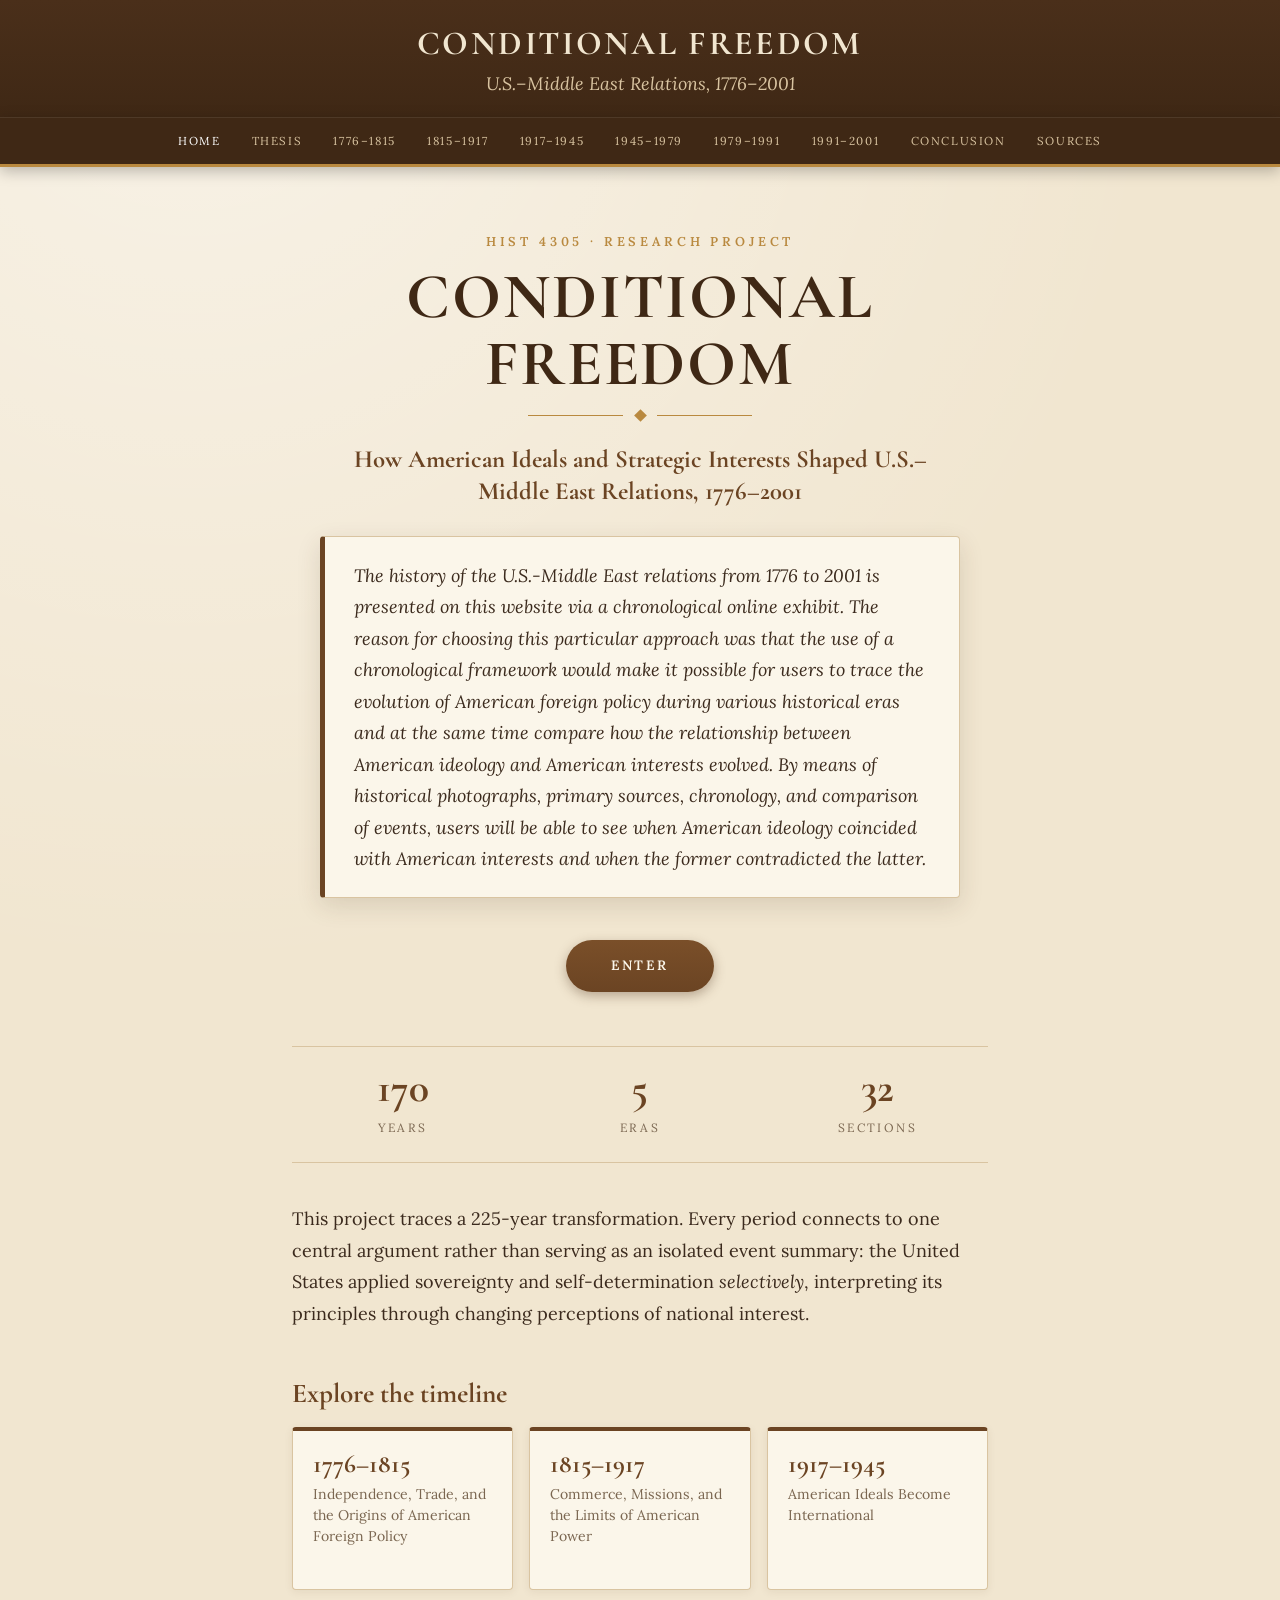
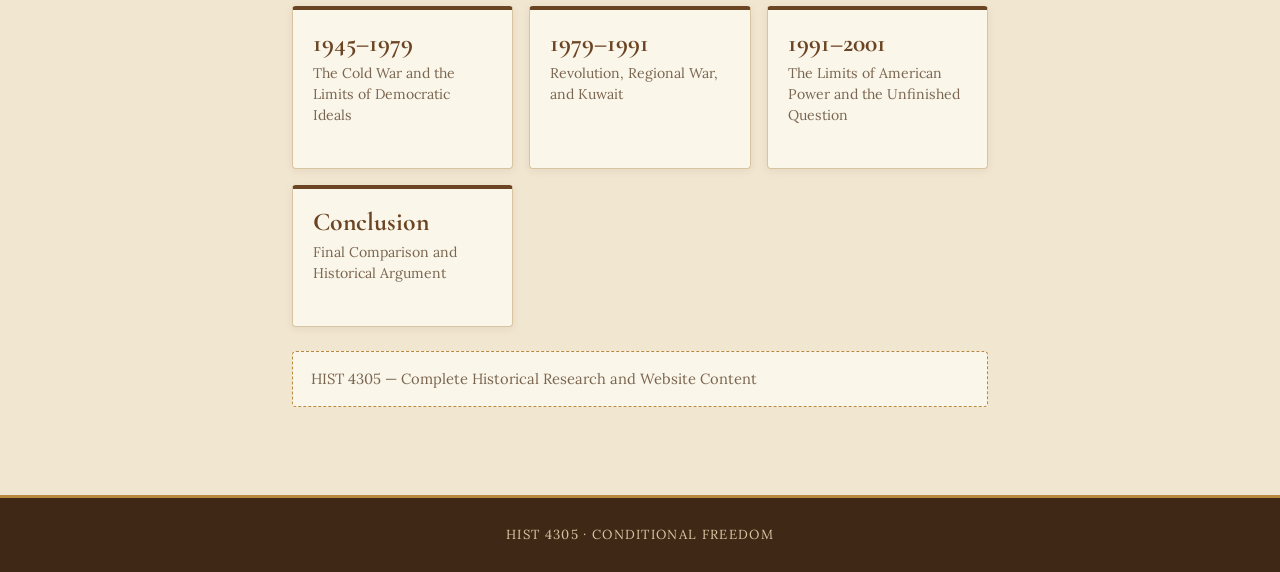
<file: site/index.html>
<!doctype html>
<html lang="en">
<head>
  <meta charset="utf-8">
  <meta name="viewport" content="width=device-width, initial-scale=1">
  <title>Home | Conditional Freedom</title>
  <link rel="preconnect" href="https://fonts.googleapis.com">
  <link rel="preconnect" href="https://fonts.gstatic.com" crossorigin>
  <link href="https://fonts.googleapis.com/css2?family=Cormorant+Garamond:wght@600;700&family=Lora:ital,wght@0,400;0,600;1,400&display=swap" rel="stylesheet">
  <link rel="stylesheet" href="style.css">
  <script>document.documentElement.classList.add("js");</script>
  <script src="script.js" defer></script>
</head>
<body>
  <div id="progress"></div>

  <header>
    <a class="site" href="index.html">Conditional Freedom</a>
    <p class="sub">U.S.–Middle East Relations, 1776–2001</p>
  </header>

  <nav class="topnav" aria-label="Main">
    <ul>
        <li><a href="index.html" class="on">Home</a></li>
        <li><a href="thesis.html">Thesis</a></li>
        <li><a href="early-republic.html">1776–1815</a></li>
        <li><a href="ottoman-era.html">1815–1917</a></li>
        <li><a href="ideals-go-global.html">1917–1945</a></li>
        <li><a href="cold-war.html">1945–1979</a></li>
        <li><a href="gulf-war.html">1979–1991</a></li>
        <li><a href="after-1991.html">1991–2001</a></li>
        <li><a href="conclusion.html">Conclusion</a></li>
        <li><a href="sources.html">Sources</a></li>
    </ul>
  </nav>

  <main>
    <section class="hero">
      <p class="eyebrow">HIST 4305 &middot; Research Project</p>
      <h1>Conditional Freedom</h1>
      <div class="ornament"><span></span></div>
      <p><b>How American Ideals and Strategic Interests Shaped U.S.–Middle East Relations, 1776–2001</b></p>
      <blockquote class="quote">The history of the U.S.-Middle East relations from 1776 to 2001 is presented on this website via a chronological online exhibit. The reason for choosing this particular approach was that the use of a chronological framework would make it possible for users to trace the evolution of American foreign policy during various historical eras and at the same time compare how the relationship between American ideology and American interests evolved. By means of historical photographs, primary sources, chronology, and comparison of events, users will be able to see when American ideology coincided with American interests and when the former contradicted the latter.</blockquote>
      <a class="btn" href="thesis.html">Enter</a>
    </section>

    <div class="stats reveal">
      <div><b data-count="225">225</b><span>years</span></div>
      <div><b data-count="6">6</b><span>eras</span></div>
      <div><b data-count="42">42</b><span>sections</span></div>
    </div>

    <p class="reveal">This project traces a 225-year transformation. Every period connects to one central argument rather than serving as an isolated event summary: the United States applied sovereignty and self-determination <i>selectively</i>, interpreting its principles through changing perceptions of national interest.</p>

    <h2 class="plain">Explore the timeline</h2>
    <div class="cards">
      <a class="card reveal" href="early-republic.html"><span class="card-period">1776–1815</span><span class="card-title">Independence, Trade, and the Origins of American Foreign Policy</span><span class="card-go">Read &rarr;</span></a>
      <a class="card reveal" href="ottoman-era.html"><span class="card-period">1815–1917</span><span class="card-title">Commerce, Missions, and the Limits of American Power</span><span class="card-go">Read &rarr;</span></a>
      <a class="card reveal" href="ideals-go-global.html"><span class="card-period">1917–1945</span><span class="card-title">American Ideals Become International</span><span class="card-go">Read &rarr;</span></a>
      <a class="card reveal" href="cold-war.html"><span class="card-period">1945–1979</span><span class="card-title">The Cold War and the Limits of Democratic Ideals</span><span class="card-go">Read &rarr;</span></a>
      <a class="card reveal" href="gulf-war.html"><span class="card-period">1979–1991</span><span class="card-title">Revolution, Regional War, and Kuwait</span><span class="card-go">Read &rarr;</span></a>
      <a class="card reveal" href="after-1991.html"><span class="card-period">1991–2001</span><span class="card-title">The Limits of American Power and the Unfinished Question</span><span class="card-go">Read &rarr;</span></a>
      <a class="card reveal" href="conclusion.html"><span class="card-period">Conclusion</span><span class="card-title">Final Comparison and Historical Argument</span><span class="card-go">Read &rarr;</span></a>
    </div>

    <p class="note">HIST 4305 &mdash; Complete Historical Research and Website Content</p>
  </main>

  <footer>HIST 4305 &middot; Conditional Freedom</footer>
</body>
</html>
</file>
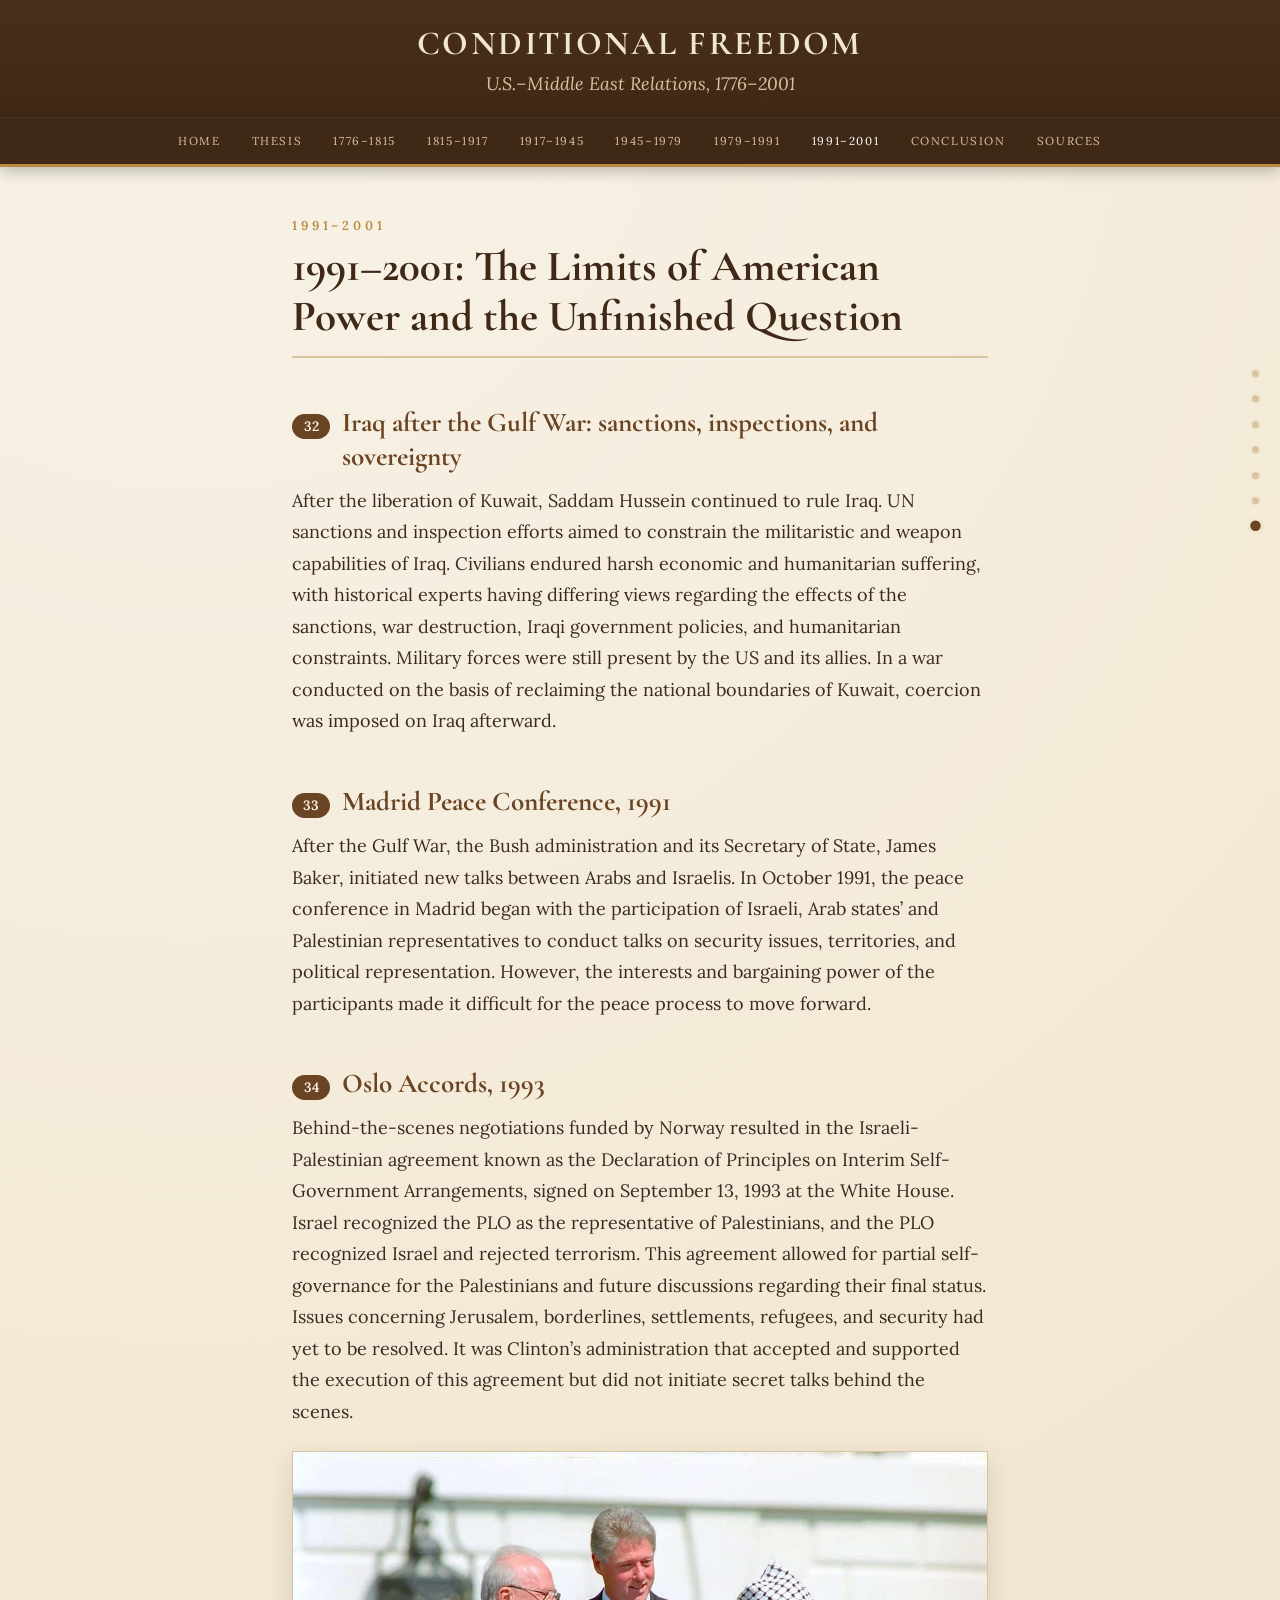
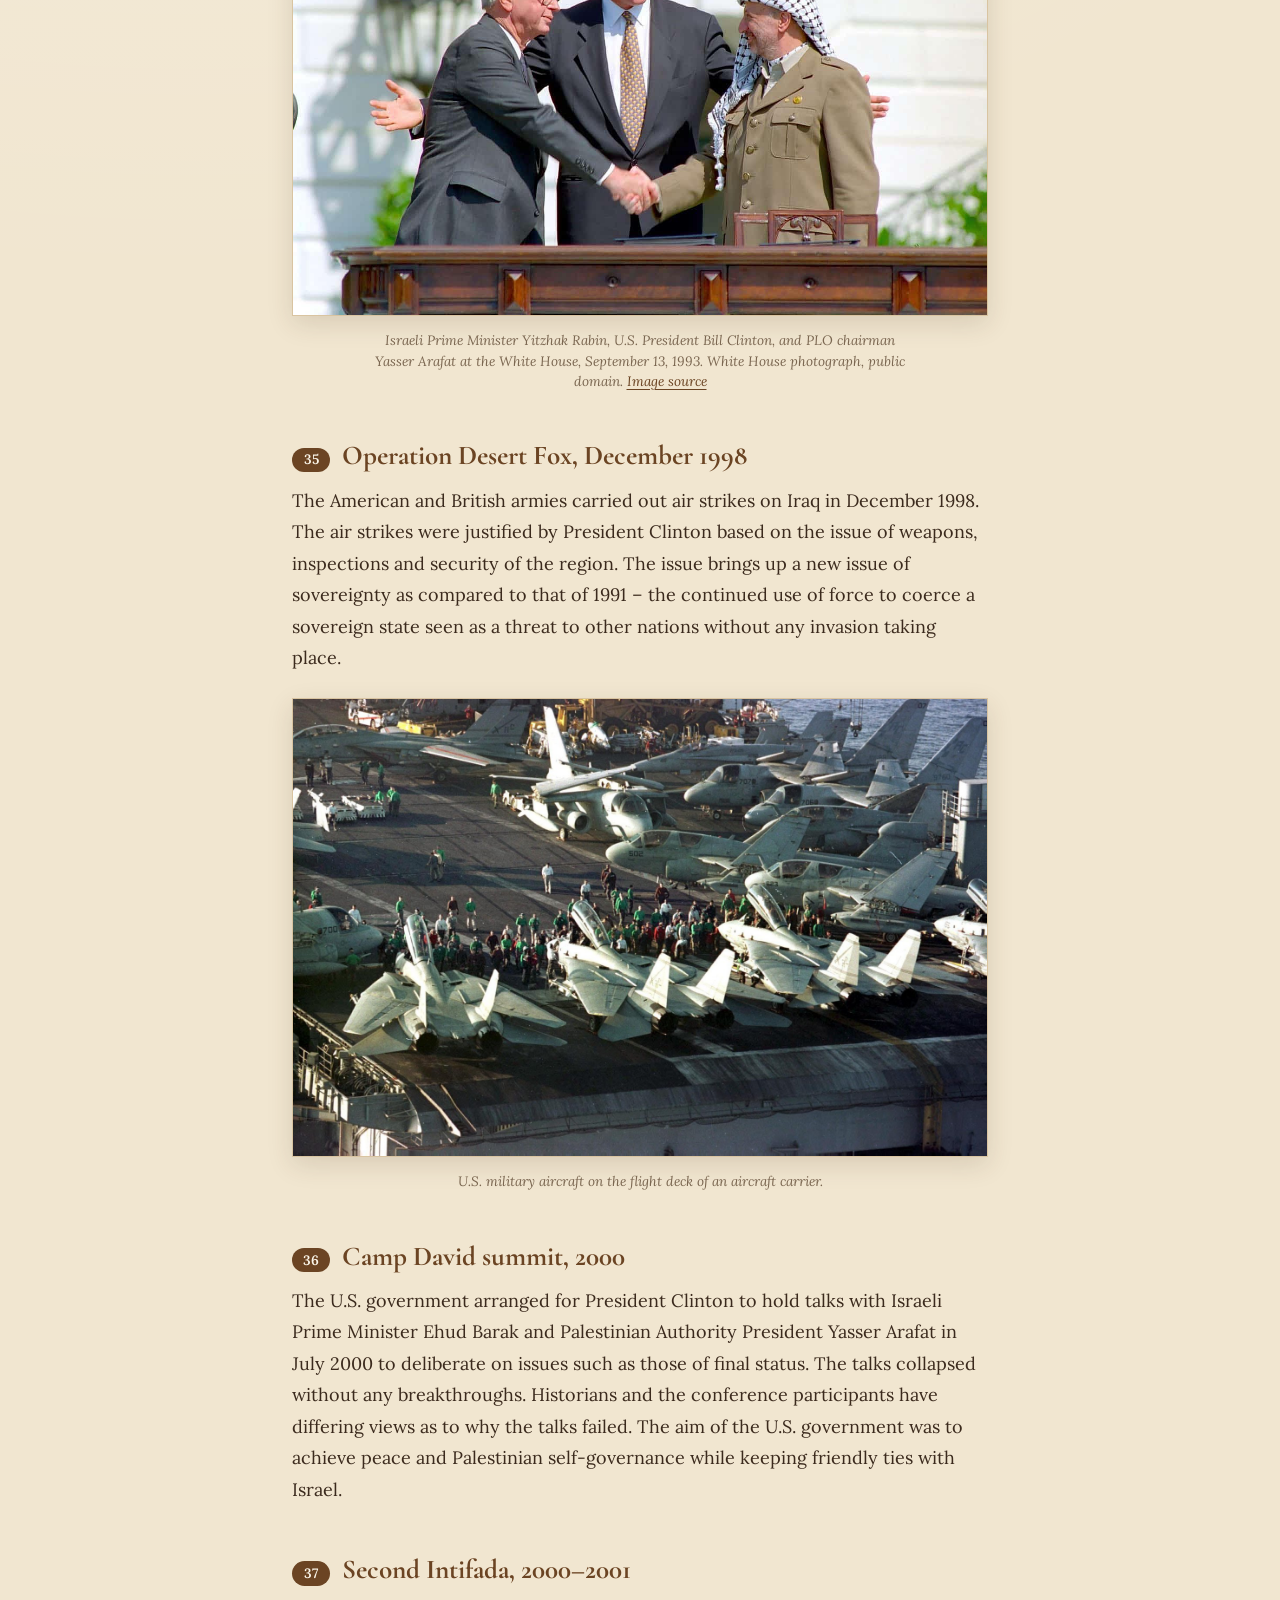
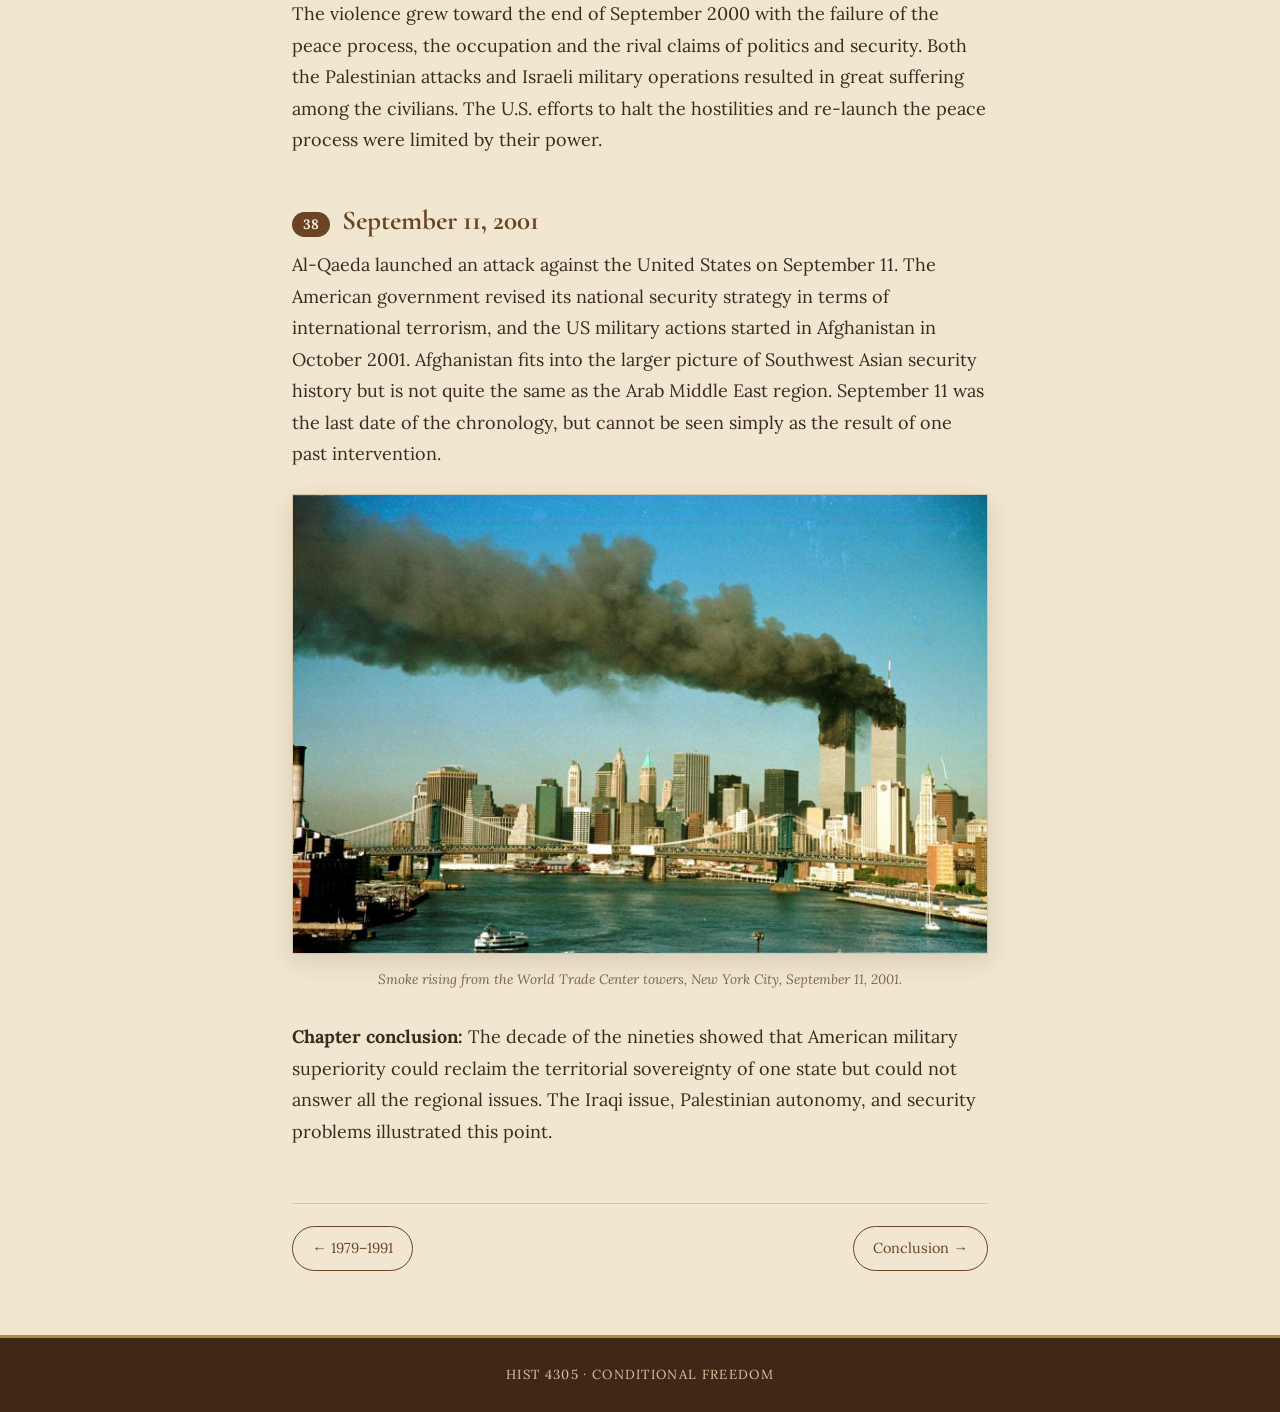
<file: site/after-1991.html>
<!doctype html>
<html lang="en">
<head>
  <meta charset="utf-8">
  <meta name="viewport" content="width=device-width, initial-scale=1">
  <title>1991–2001 | Conditional Freedom</title>
  <link rel="preconnect" href="https://fonts.googleapis.com">
  <link rel="preconnect" href="https://fonts.gstatic.com" crossorigin>
  <link href="https://fonts.googleapis.com/css2?family=Cormorant+Garamond:wght@600;700&family=Lora:ital,wght@0,400;0,600;1,400&display=swap" rel="stylesheet">
  <link rel="stylesheet" href="style.css">
  <script>document.documentElement.classList.add("js");</script>
  <script src="script.js" defer></script>
</head>
<body>
  <div id="progress"></div>

  <header>
    <a class="site" href="index.html">Conditional Freedom</a>
    <p class="sub">U.S.–Middle East Relations, 1776–2001</p>
  </header>

  <nav class="topnav" aria-label="Main">
    <ul>
        <li><a href="index.html">Home</a></li>
        <li><a href="thesis.html">Thesis</a></li>
        <li><a href="early-republic.html">1776–1815</a></li>
        <li><a href="ottoman-era.html">1815–1917</a></li>
        <li><a href="ideals-go-global.html">1917–1945</a></li>
        <li><a href="cold-war.html">1945–1979</a></li>
        <li><a href="gulf-war.html">1979–1991</a></li>
        <li><a href="after-1991.html" class="on">1991–2001</a></li>
        <li><a href="conclusion.html">Conclusion</a></li>
        <li><a href="sources.html">Sources</a></li>
    </ul>
  </nav>

  <main>
    <p class="eyebrow">1991–2001</p>
    <h1>1991–2001: The Limits of American Power and the Unfinished Question</h1>

    <section class="reveal" id="s32">
      <h2><span class="num">32</span>Iraq after the Gulf War: sanctions, inspections, and sovereignty</h2>
      <p>After the liberation of Kuwait, Saddam Hussein continued to rule Iraq. UN sanctions and inspection efforts aimed to constrain the militaristic and weapon capabilities of Iraq. Civilians endured harsh economic and humanitarian suffering, with historical experts having differing views regarding the effects of the sanctions, war destruction, Iraqi government policies, and humanitarian constraints. Military forces were still present by the US and its allies. In a war conducted on the basis of reclaiming the national boundaries of Kuwait, coercion was imposed on Iraq afterward.</p>
    </section>

    <section class="reveal" id="s33">
      <h2><span class="num">33</span>Madrid Peace Conference, 1991</h2>
      <p>After the Gulf War, the Bush administration and its Secretary of State, James Baker, initiated new talks between Arabs and Israelis. In October 1991, the peace conference in Madrid began with the participation of Israeli, Arab states’ and Palestinian representatives to conduct talks on security issues, territories, and political representation. However, the interests and bargaining power of the participants made it difficult for the peace process to move forward.</p>
    </section>

    <section class="reveal" id="s34">
      <h2><span class="num">34</span>Oslo Accords, 1993</h2>
      <p>Behind-the-scenes negotiations funded by Norway resulted in the Israeli-Palestinian agreement known as the Declaration of Principles on Interim Self-Government Arrangements, signed on September 13, 1993 at the White House. Israel recognized the PLO as the representative of Palestinians, and the PLO recognized Israel and rejected terrorism. This agreement allowed for partial self-governance for the Palestinians and future discussions regarding their final status. Issues concerning Jerusalem, borderlines, settlements, refugees, and security had yet to be resolved. It was Clinton’s administration that accepted and supported the execution of this agreement but did not initiate secret talks behind the scenes.</p>
      <figure>
        <img src="images/oslo-accords-1993.jpg" alt="Yitzhak Rabin and Yasser Arafat shaking hands as Bill Clinton looks on at the White House">
        <figcaption>Israeli Prime Minister Yitzhak Rabin, U.S. President Bill Clinton, and PLO chairman Yasser Arafat at the White House, September 13, 1993. White House photograph, public domain. <a href="https://commons.wikimedia.org/wiki/File:Bill_Clinton,_Yitzhak_Rabin,_Yasser_Arafat_at_the_White_House_1993-09-13.jpg">Image source</a></figcaption>
      </figure>
    </section>

    <section class="reveal" id="s35">
      <h2><span class="num">35</span>Operation Desert Fox, December 1998</h2>
      <p>The American and British armies carried out air strikes on Iraq in December 1998. The air strikes were justified by President Clinton based on the issue of weapons, inspections and security of the region. The issue brings up a new issue of sovereignty as compared to that of 1991 – the continued use of force to coerce a sovereign state seen as a threat to other nations without any invasion taking place.</p>
      <figure>
        <img src="images/carrier-flight-deck.jpg" alt="U.S. military aircraft parked on the flight deck of an aircraft carrier">
        <figcaption>U.S. military aircraft on the flight deck of an aircraft carrier.</figcaption>
      </figure>
    </section>

    <section class="reveal" id="s36">
      <h2><span class="num">36</span>Camp David summit, 2000</h2>
      <p>The U.S. government arranged for President Clinton to hold talks with Israeli Prime Minister Ehud Barak and Palestinian Authority President Yasser Arafat in July 2000 to deliberate on issues such as those of final status. The talks collapsed without any breakthroughs. Historians and the conference participants have differing views as to why the talks failed. The aim of the U.S. government was to achieve peace and Palestinian self-governance while keeping friendly ties with Israel.</p>
    </section>

    <section class="reveal" id="s37">
      <h2><span class="num">37</span>Second Intifada, 2000–2001</h2>
      <p>The violence grew toward the end of September 2000 with the failure of the peace process, the occupation and the rival claims of politics and security. Both the Palestinian attacks and Israeli military operations resulted in great suffering among the civilians. The U.S. efforts to halt the hostilities and re-launch the peace process were limited by their power.</p>
    </section>

    <section class="reveal" id="s38">
      <h2><span class="num">38</span>September 11, 2001</h2>
      <p>Al-Qaeda launched an attack against the United States on September 11. The American government revised its national security strategy in terms of international terrorism, and the US military actions started in Afghanistan in October 2001. Afghanistan fits into the larger picture of Southwest Asian security history but is not quite the same as the Arab Middle East region. September 11 was the last date of the chronology, but cannot be seen simply as the result of one past intervention.</p>
      <figure>
        <img src="images/september-11-2001.jpg" alt="Smoke rising from the World Trade Center towers above the New York City skyline">
        <figcaption>Smoke rising from the World Trade Center towers, New York City, September 11, 2001.</figcaption>
      </figure>
      <p><b>Chapter conclusion:</b> The decade of the nineties showed that American military superiority could reclaim the territorial sovereignty of one state but could not answer all the regional issues. The Iraqi issue, Palestinian autonomy, and security problems illustrated this point.</p>
    </section>

    
    <div class="pager">
      <span><a href="gulf-war.html">&larr; 1979–1991</a></span>
      <span><a href="conclusion.html">Conclusion &rarr;</a></span>
    </div>
  </main>

  <footer>HIST 4305 &middot; Conditional Freedom</footer>
</body>
</html>
</file>
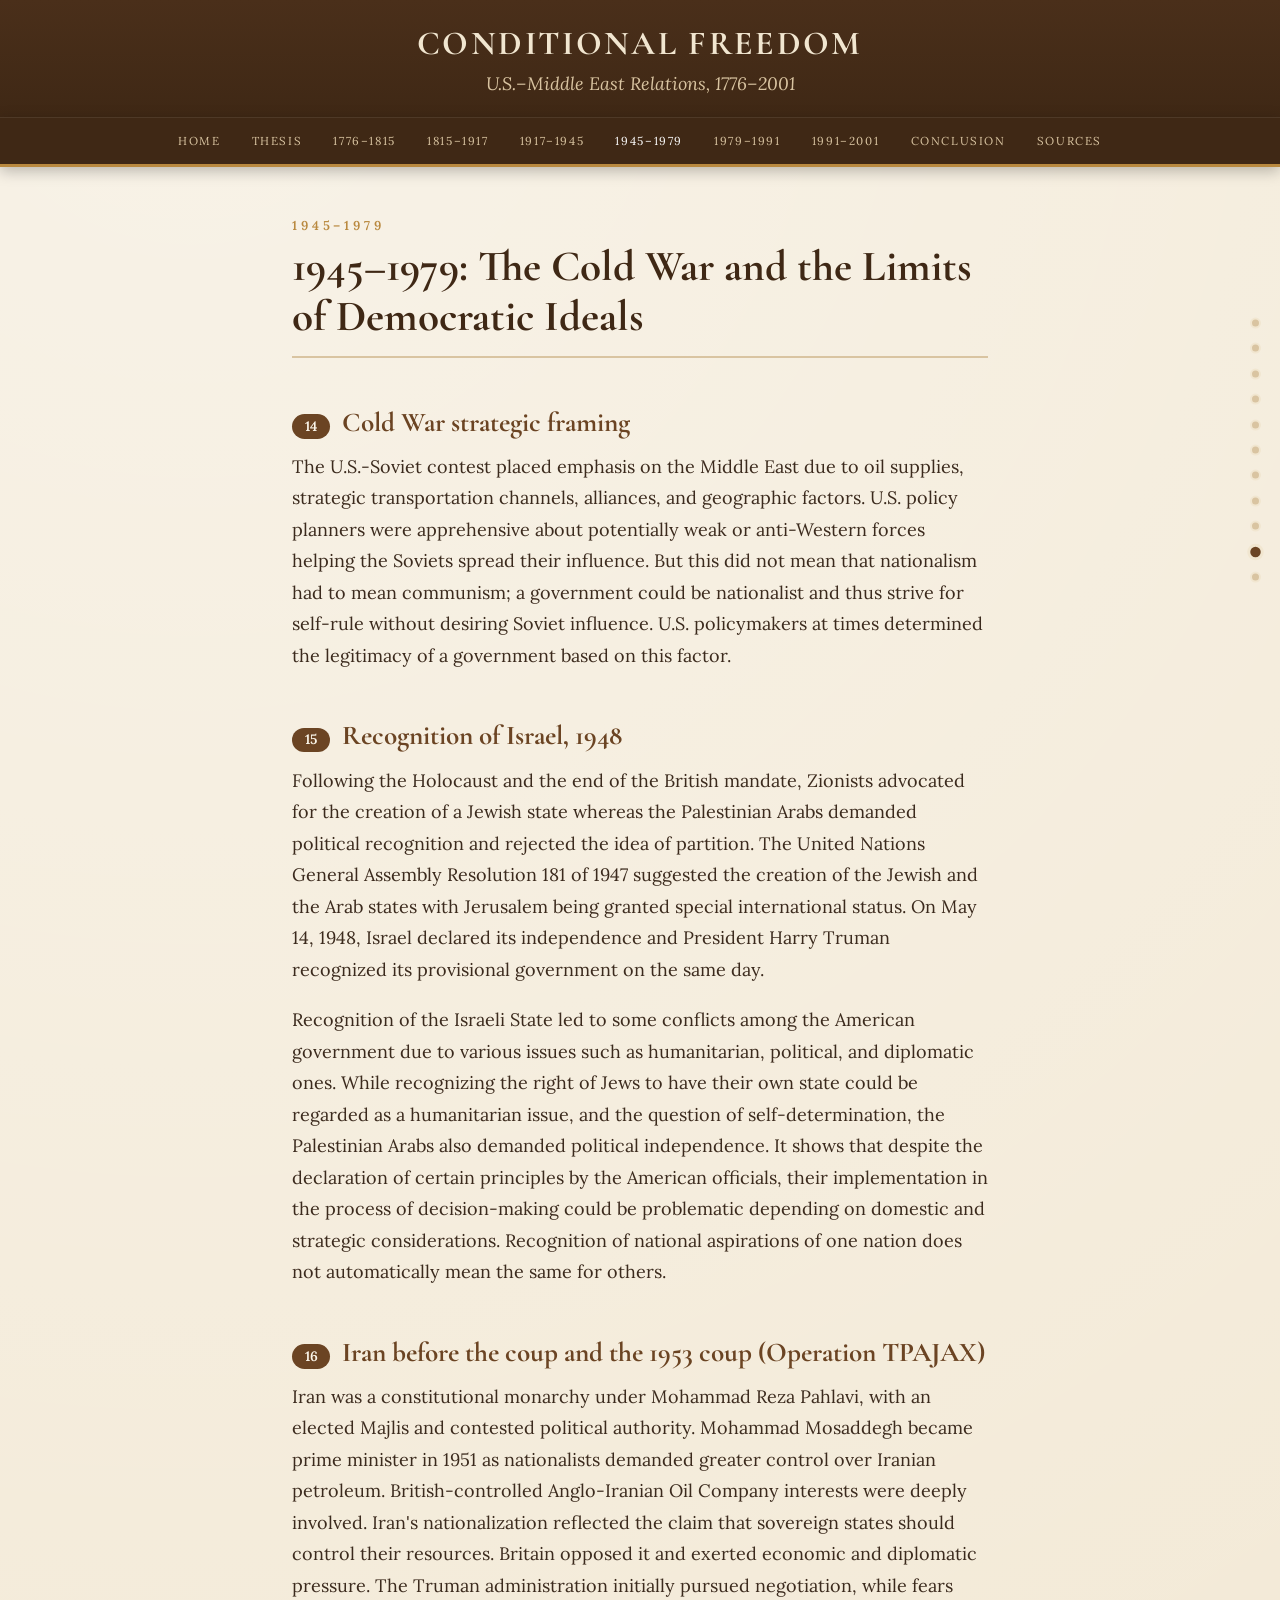
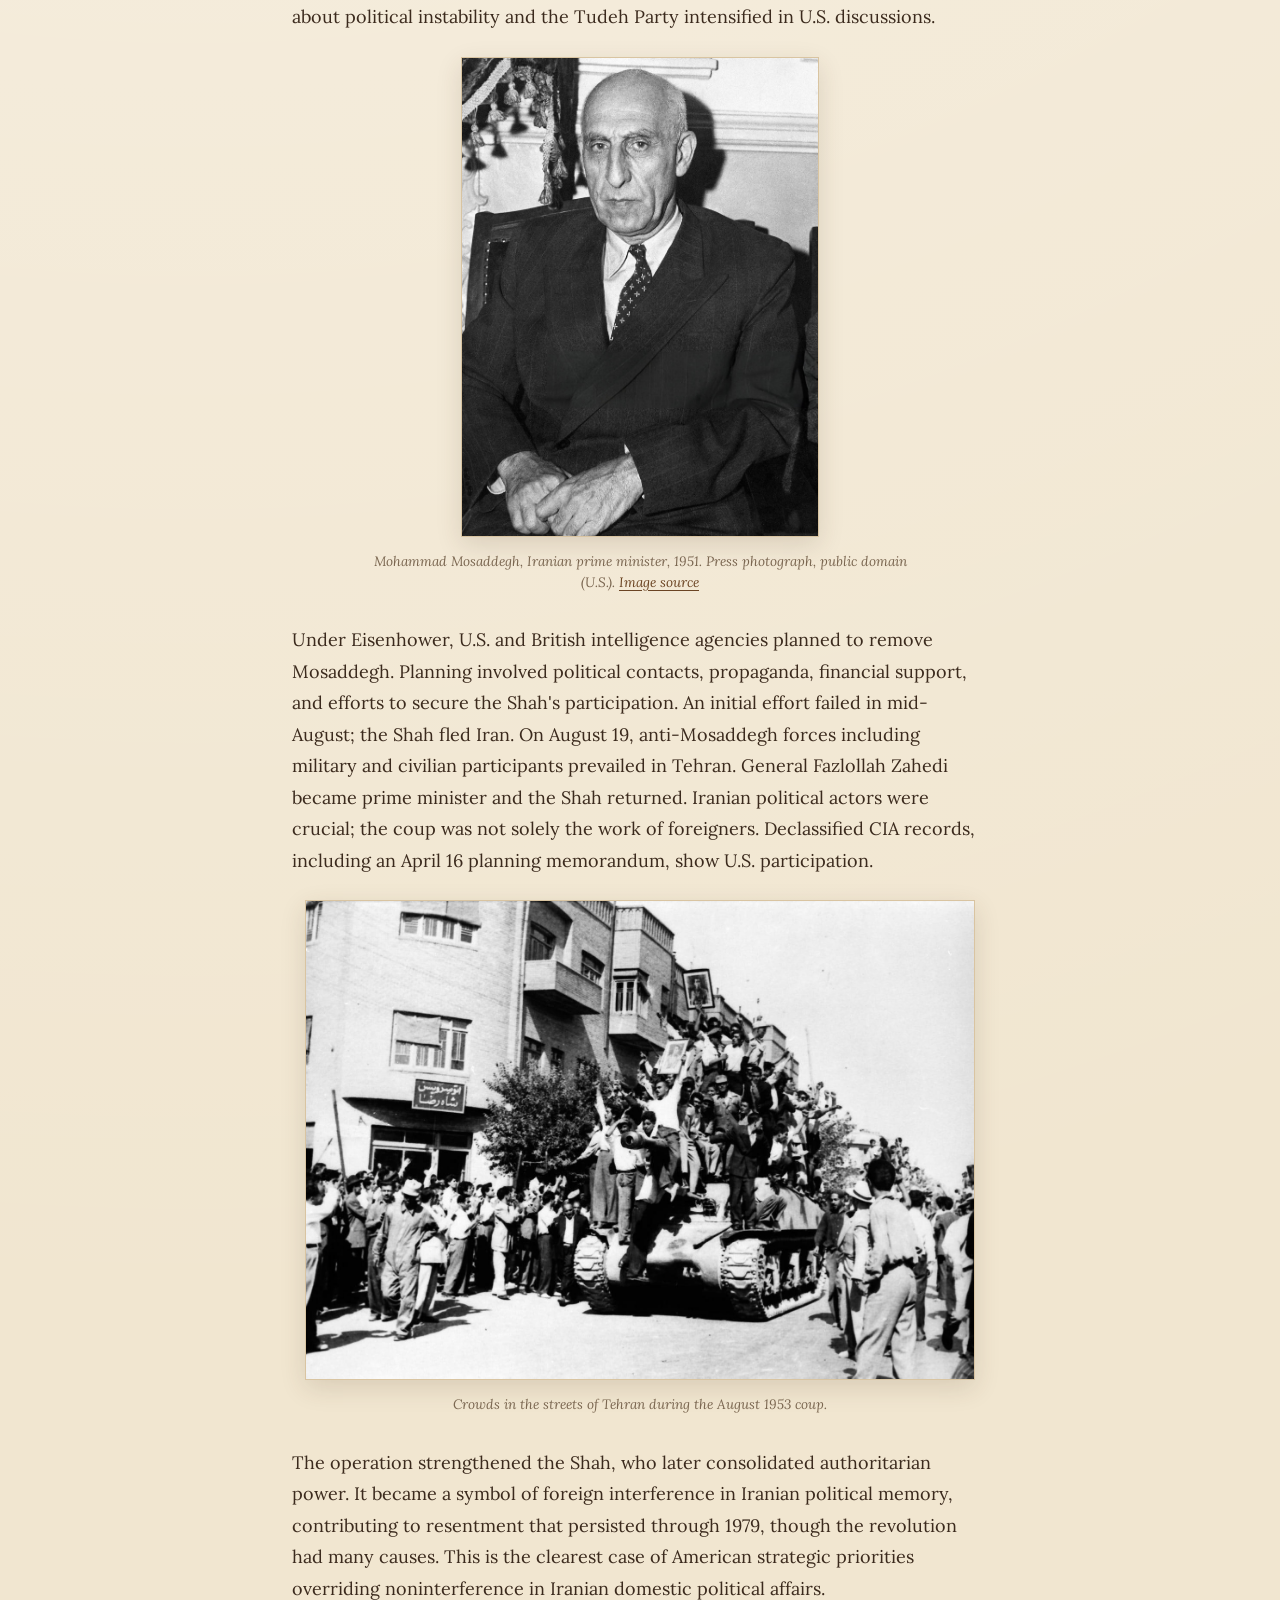
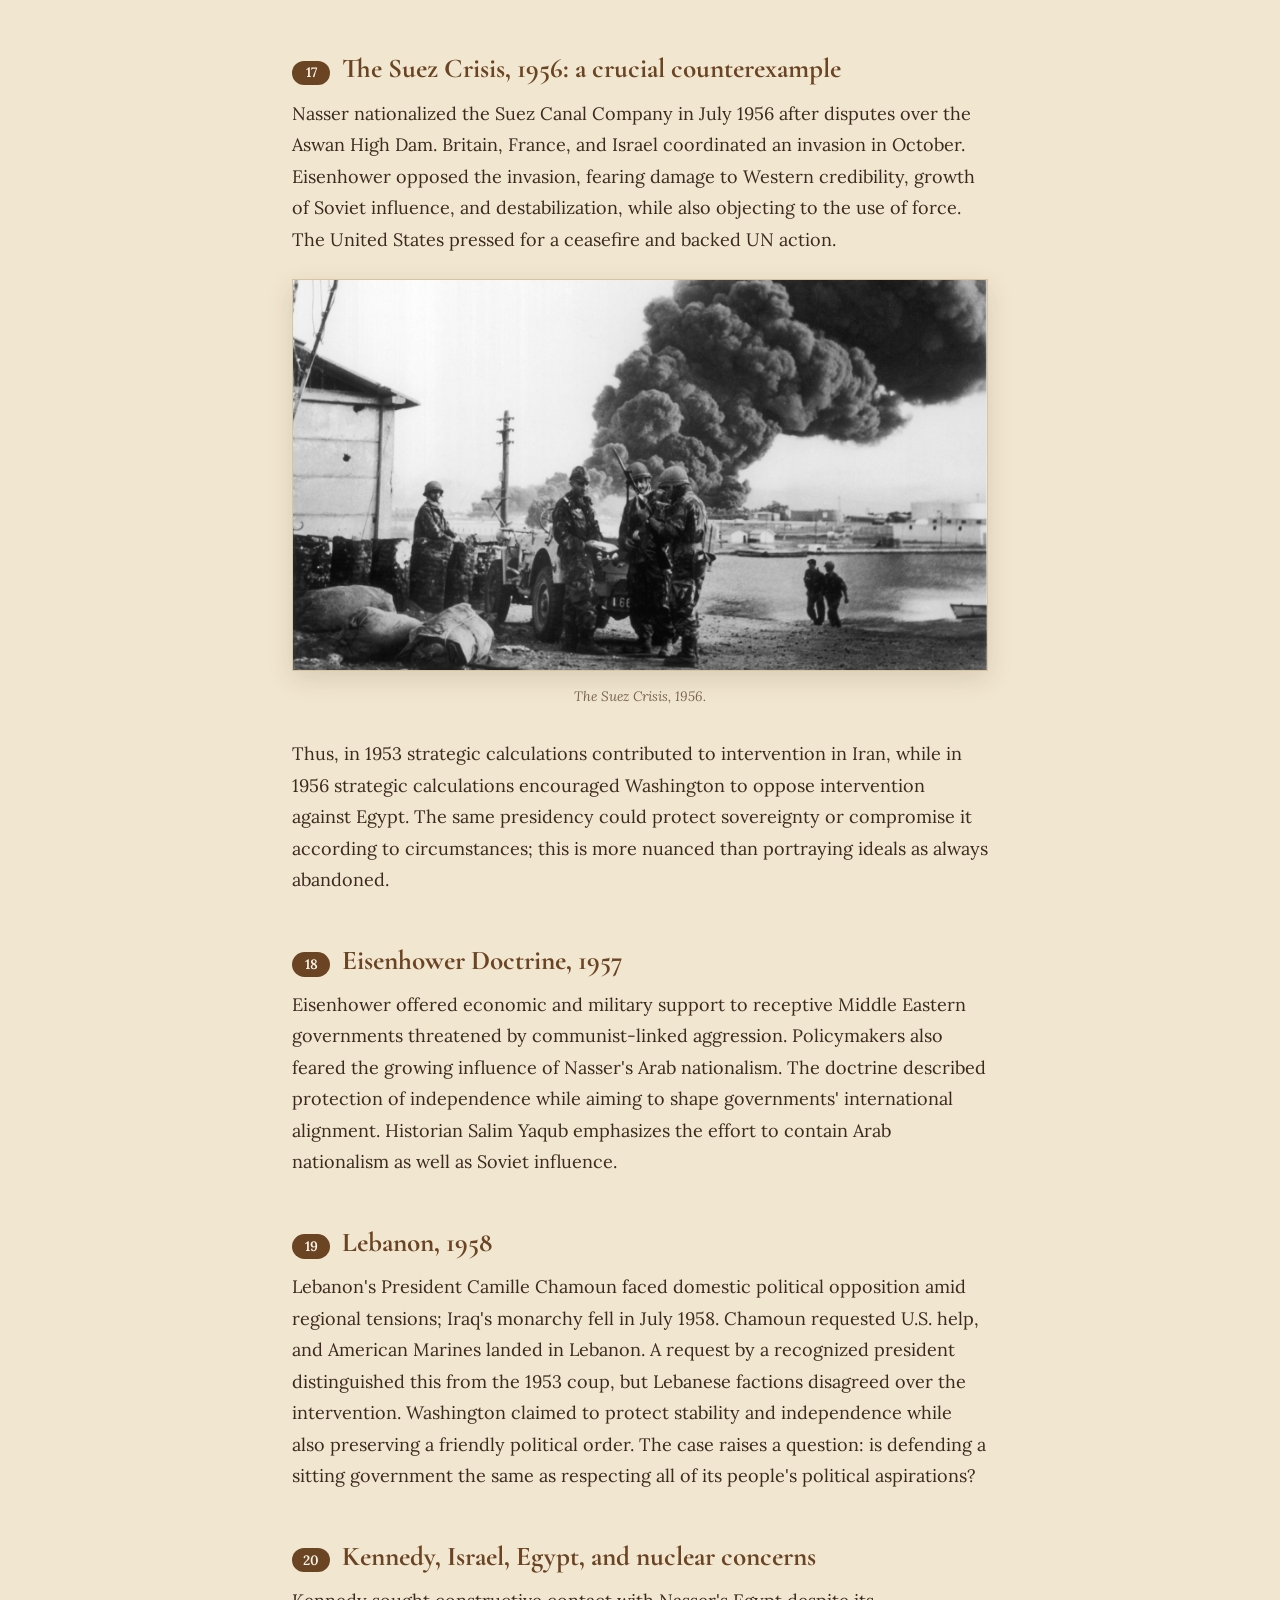
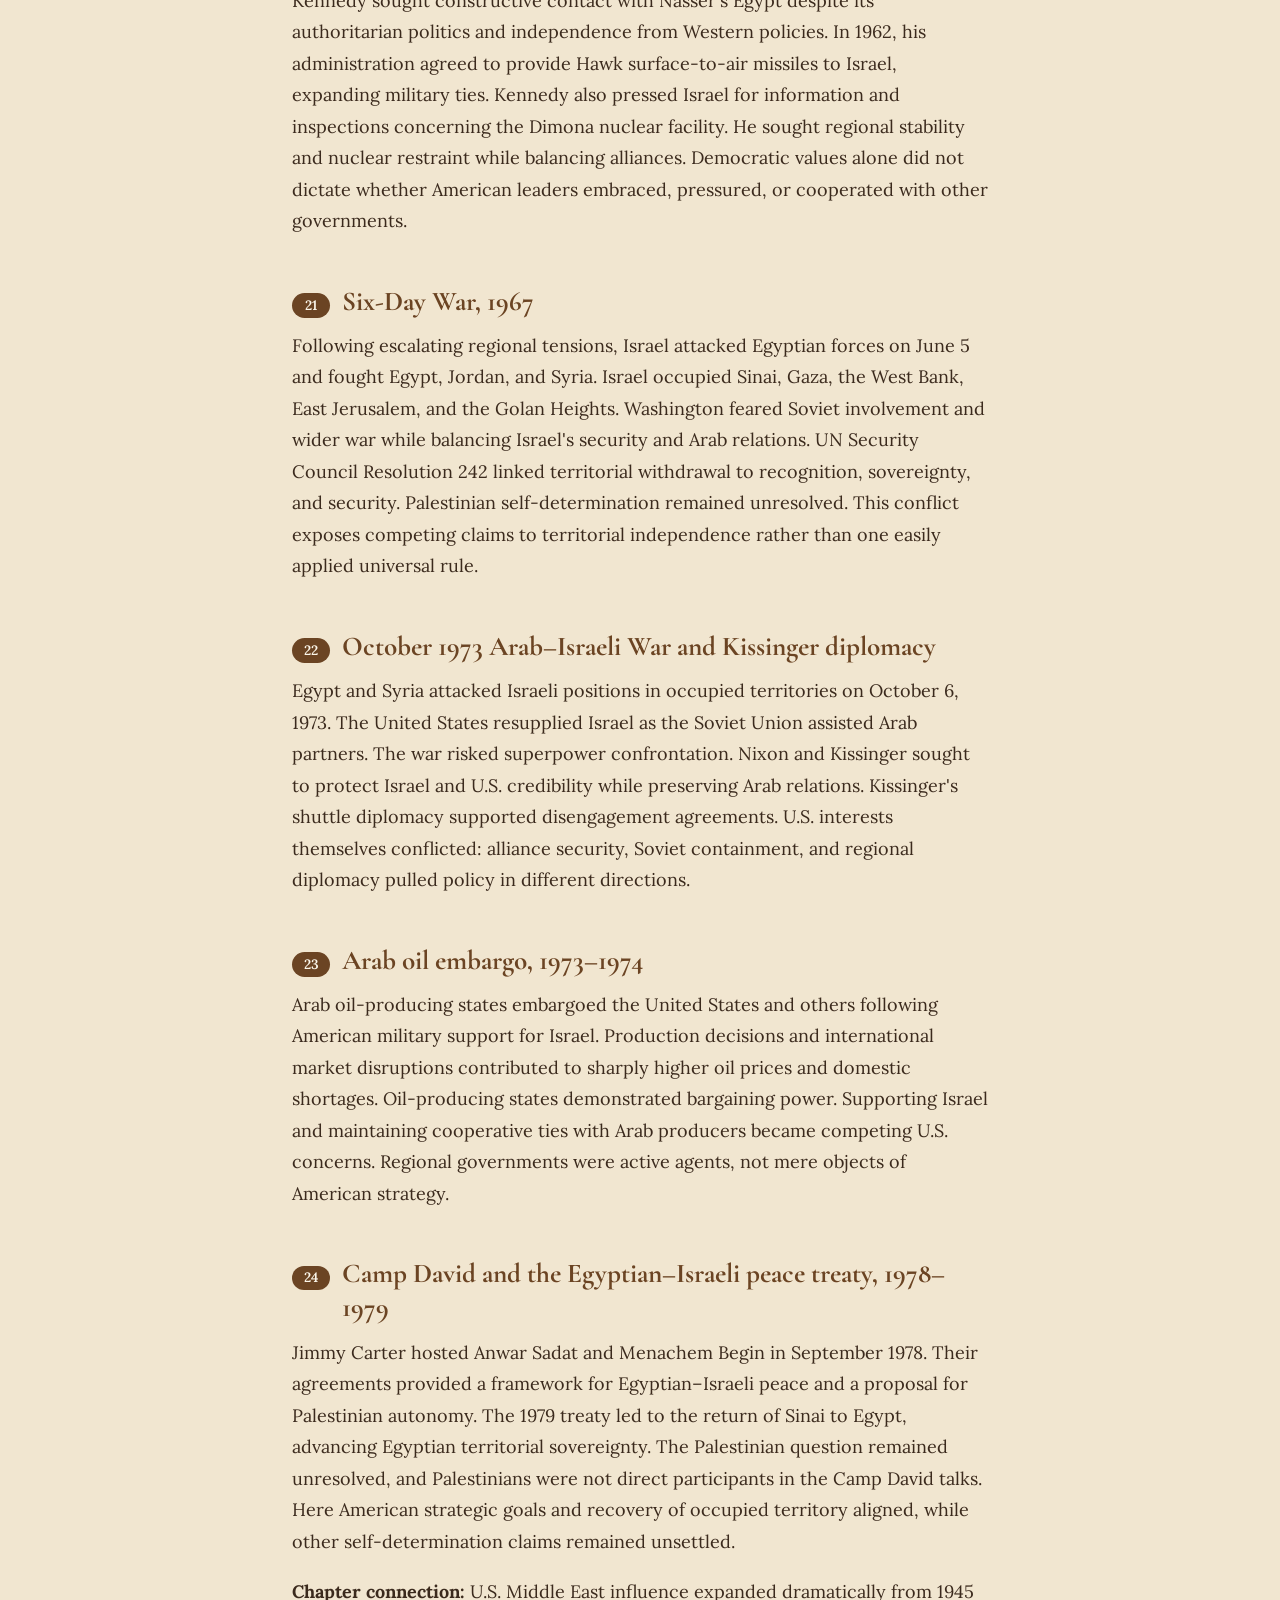
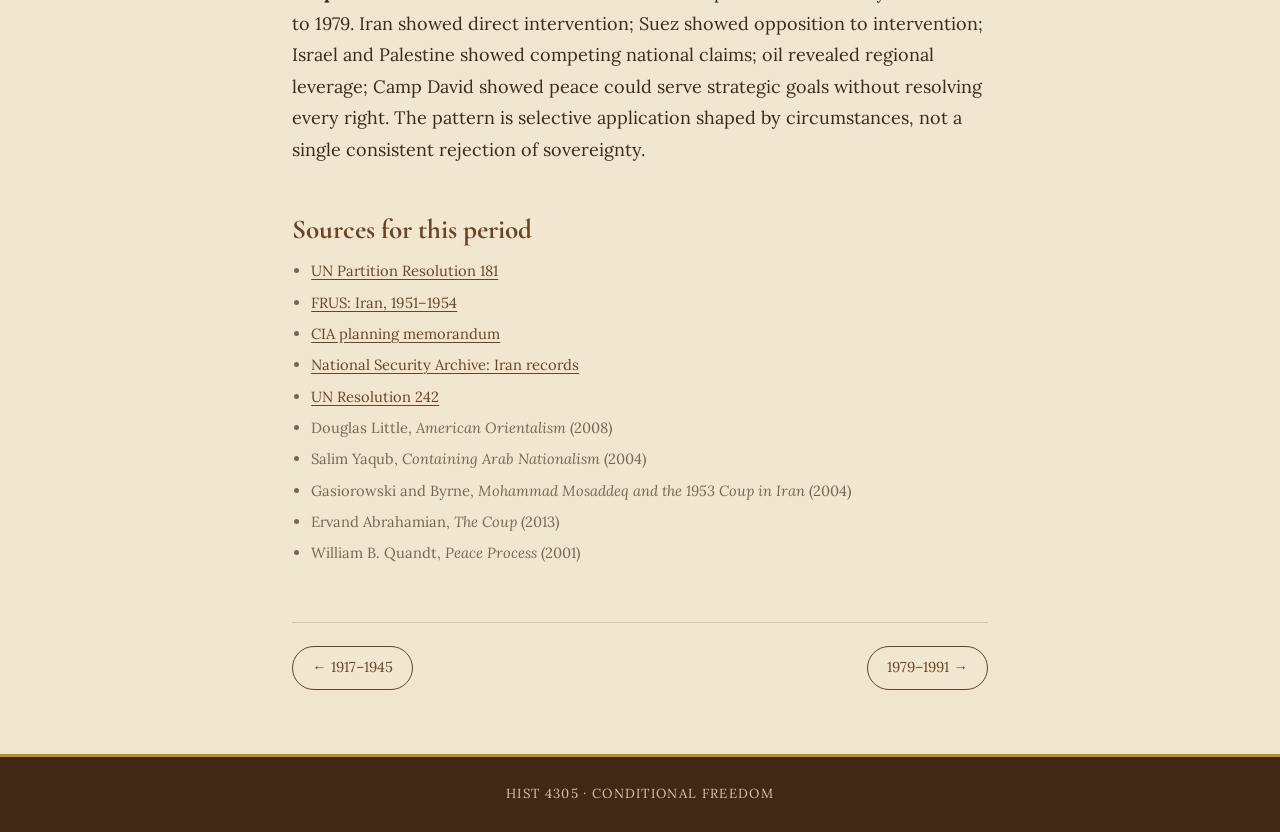
<file: site/cold-war.html>
<!doctype html>
<html lang="en">
<head>
  <meta charset="utf-8">
  <meta name="viewport" content="width=device-width, initial-scale=1">
  <title>1945–1979 | Conditional Freedom</title>
  <link rel="preconnect" href="https://fonts.googleapis.com">
  <link rel="preconnect" href="https://fonts.gstatic.com" crossorigin>
  <link href="https://fonts.googleapis.com/css2?family=Cormorant+Garamond:wght@600;700&family=Lora:ital,wght@0,400;0,600;1,400&display=swap" rel="stylesheet">
  <link rel="stylesheet" href="style.css">
  <script>document.documentElement.classList.add("js");</script>
  <script src="script.js" defer></script>
</head>
<body>
  <div id="progress"></div>

  <header>
    <a class="site" href="index.html">Conditional Freedom</a>
    <p class="sub">U.S.–Middle East Relations, 1776–2001</p>
  </header>

  <nav class="topnav" aria-label="Main">
    <ul>
        <li><a href="index.html">Home</a></li>
        <li><a href="thesis.html">Thesis</a></li>
        <li><a href="early-republic.html">1776–1815</a></li>
        <li><a href="ottoman-era.html">1815–1917</a></li>
        <li><a href="ideals-go-global.html">1917–1945</a></li>
        <li><a href="cold-war.html" class="on">1945–1979</a></li>
        <li><a href="gulf-war.html">1979–1991</a></li>
        <li><a href="after-1991.html">1991–2001</a></li>
        <li><a href="conclusion.html">Conclusion</a></li>
        <li><a href="sources.html">Sources</a></li>
    </ul>
  </nav>

  <main>
    <p class="eyebrow">1945–1979</p>
    <h1>1945–1979: The Cold War and the Limits of Democratic Ideals</h1>

    <section class="reveal" id="s14">
      <h2><span class="num">14</span>Cold War strategic framing</h2>
      <p>The U.S.-Soviet contest placed emphasis on the Middle East due to oil supplies, strategic transportation channels, alliances, and geographic factors. U.S. policy planners were apprehensive about potentially weak or anti-Western forces helping the Soviets spread their influence. But this did not mean that nationalism had to mean communism; a government could be nationalist and thus strive for self-rule without desiring Soviet influence. U.S. policymakers at times determined the legitimacy of a government based on this factor.</p>
    </section>

    <section class="reveal" id="s15">
      <h2><span class="num">15</span>Recognition of Israel, 1948</h2>
      <p>Following the Holocaust and the end of the British mandate, Zionists advocated for the creation of a Jewish state whereas the Palestinian Arabs demanded political recognition and rejected the idea of partition. The United Nations General Assembly Resolution 181 of 1947 suggested the creation of the Jewish and the Arab states with Jerusalem being granted special international status. On May 14, 1948, Israel declared its independence and President Harry Truman recognized its provisional government on the same day.</p>
      <p>Recognition of the Israeli State led to some conflicts among the American government due to various issues such as humanitarian, political, and diplomatic ones. While recognizing the right of Jews to have their own state could be regarded as a humanitarian issue, and the question of self-determination, the Palestinian Arabs also demanded political independence.
It shows that despite the declaration of certain principles by the American officials, their implementation in the process of decision-making could be problematic depending on domestic and strategic considerations. Recognition of national aspirations of one nation does not automatically mean the same for others.</p>
    </section>

    <section class="reveal" id="s16">
      <h2><span class="num">16</span>Iran before the coup and the 1953 coup (Operation TPAJAX)</h2>
      <p>Iran was a constitutional monarchy under Mohammad Reza Pahlavi, with an elected Majlis and contested political authority. Mohammad Mosaddegh became prime minister in 1951 as nationalists demanded greater control over Iranian petroleum. British-controlled Anglo-Iranian Oil Company interests were deeply involved. Iran's nationalization reflected the claim that sovereign states should control their resources. Britain opposed it and exerted economic and diplomatic pressure. The Truman administration initially pursued negotiation, while fears about political instability and the Tudeh Party intensified in U.S. discussions.</p>
      <figure>
        <img src="images/mosaddegh-1951.jpg" alt="Press photograph of Iranian Prime Minister Mohammad Mosaddegh in 1951">
        <figcaption>Mohammad Mosaddegh, Iranian prime minister, 1951. Press photograph, public domain (U.S.). <a href="https://commons.wikimedia.org/wiki/File:Dr_Mohammad_Mosaddeq.jpg">Image source</a></figcaption>
      </figure>
      <p>Under Eisenhower, U.S. and British intelligence agencies planned to remove Mosaddegh. Planning involved political contacts, propaganda, financial support, and efforts to secure the Shah's participation. An initial effort failed in mid-August; the Shah fled Iran. On August 19, anti-Mosaddegh forces including military and civilian participants prevailed in Tehran. General Fazlollah Zahedi became prime minister and the Shah returned. Iranian political actors were crucial; the coup was not solely the work of foreigners. Declassified CIA records, including an April 16 planning memorandum, show U.S. participation.</p>
      <figure>
        <img src="images/tehran-coup-1953.jpg" alt="Crowd gathered around a tank in a street in Tehran during the 1953 coup">
        <figcaption>Crowds in the streets of Tehran during the August 1953 coup.</figcaption>
      </figure>
      <p>The operation strengthened the Shah, who later consolidated authoritarian power. It became a symbol of foreign interference in Iranian political memory, contributing to resentment that persisted through 1979, though the revolution had many causes. This is the clearest case of American strategic priorities overriding noninterference in Iranian domestic political affairs.</p>
    </section>

    <section class="reveal" id="s17">
      <h2><span class="num">17</span>The Suez Crisis, 1956: a crucial counterexample</h2>
      <p>Nasser nationalized the Suez Canal Company in July 1956 after disputes over the Aswan High Dam. Britain, France, and Israel coordinated an invasion in October. Eisenhower opposed the invasion, fearing damage to Western credibility, growth of Soviet influence, and destabilization, while also objecting to the use of force. The United States pressed for a ceasefire and backed UN action.</p>
      <figure>
        <img src="images/suez-crisis-1956.jpg" alt="Soldiers beside a vehicle as black smoke rises in the background during the Suez Crisis">
        <figcaption>The Suez Crisis, 1956.</figcaption>
      </figure>
      <p>Thus, in 1953 strategic calculations contributed to intervention in Iran, while in 1956 strategic calculations encouraged Washington to oppose intervention against Egypt. The same presidency could protect sovereignty or compromise it according to circumstances; this is more nuanced than portraying ideals as always abandoned.</p>
    </section>

    <section class="reveal" id="s18">
      <h2><span class="num">18</span>Eisenhower Doctrine, 1957</h2>
      <p>Eisenhower offered economic and military support to receptive Middle Eastern governments threatened by communist-linked aggression. Policymakers also feared the growing influence of Nasser's Arab nationalism. The doctrine described protection of independence while aiming to shape governments' international alignment. Historian Salim Yaqub emphasizes the effort to contain Arab nationalism as well as Soviet influence.</p>
    </section>

    <section class="reveal" id="s19">
      <h2><span class="num">19</span>Lebanon, 1958</h2>
      <p>Lebanon's President Camille Chamoun faced domestic political opposition amid regional tensions; Iraq's monarchy fell in July 1958. Chamoun requested U.S. help, and American Marines landed in Lebanon. A request by a recognized president distinguished this from the 1953 coup, but Lebanese factions disagreed over the intervention. Washington claimed to protect stability and independence while also preserving a friendly political order. The case raises a question: is defending a sitting government the same as respecting all of its people's political aspirations?</p>
    </section>

    <section class="reveal" id="s20">
      <h2><span class="num">20</span>Kennedy, Israel, Egypt, and nuclear concerns</h2>
      <p>Kennedy sought constructive contact with Nasser's Egypt despite its authoritarian politics and independence from Western policies. In 1962, his administration agreed to provide Hawk surface-to-air missiles to Israel, expanding military ties. Kennedy also pressed Israel for information and inspections concerning the Dimona nuclear facility. He sought regional stability and nuclear restraint while balancing alliances. Democratic values alone did not dictate whether American leaders embraced, pressured, or cooperated with other governments.</p>
    </section>

    <section class="reveal" id="s21">
      <h2><span class="num">21</span>Six-Day War, 1967</h2>
      <p>Following escalating regional tensions, Israel attacked Egyptian forces on June 5 and fought Egypt, Jordan, and Syria. Israel occupied Sinai, Gaza, the West Bank, East Jerusalem, and the Golan Heights. Washington feared Soviet involvement and wider war while balancing Israel's security and Arab relations. UN Security Council Resolution 242 linked territorial withdrawal to recognition, sovereignty, and security. Palestinian self-determination remained unresolved. This conflict exposes competing claims to territorial independence rather than one easily applied universal rule.</p>
    </section>

    <section class="reveal" id="s22">
      <h2><span class="num">22</span>October 1973 Arab–Israeli War and Kissinger diplomacy</h2>
      <p>Egypt and Syria attacked Israeli positions in occupied territories on October 6, 1973. The United States resupplied Israel as the Soviet Union assisted Arab partners. The war risked superpower confrontation. Nixon and Kissinger sought to protect Israel and U.S. credibility while preserving Arab relations. Kissinger's shuttle diplomacy supported disengagement agreements. U.S. interests themselves conflicted: alliance security, Soviet containment, and regional diplomacy pulled policy in different directions.</p>
    </section>

    <section class="reveal" id="s23">
      <h2><span class="num">23</span>Arab oil embargo, 1973–1974</h2>
      <p>Arab oil-producing states embargoed the United States and others following American military support for Israel. Production decisions and international market disruptions contributed to sharply higher oil prices and domestic shortages. Oil-producing states demonstrated bargaining power. Supporting Israel and maintaining cooperative ties with Arab producers became competing U.S. concerns. Regional governments were active agents, not mere objects of American strategy.</p>
    </section>

    <section class="reveal" id="s24">
      <h2><span class="num">24</span>Camp David and the Egyptian–Israeli peace treaty, 1978–1979</h2>
      <p>Jimmy Carter hosted Anwar Sadat and Menachem Begin in September 1978. Their agreements provided a framework for Egyptian–Israeli peace and a proposal for Palestinian autonomy. The 1979 treaty led to the return of Sinai to Egypt, advancing Egyptian territorial sovereignty. The Palestinian question remained unresolved, and Palestinians were not direct participants in the Camp David talks. Here American strategic goals and recovery of occupied territory aligned, while other self-determination claims remained unsettled.</p>
      <p><b>Chapter connection:</b> U.S. Middle East influence expanded dramatically from 1945 to 1979. Iran showed direct intervention; Suez showed opposition to intervention; Israel and Palestine showed competing national claims; oil revealed regional leverage; Camp David showed peace could serve strategic goals without resolving every right. The pattern is selective application shaped by circumstances, not a single consistent rejection of sovereignty.</p>
    </section>

    <section class="reveal">
      <h2 class="plain">Sources for this period</h2>
      <ul class="src">
      <li><a href="https://digitallibrary.un.org/record/667161">UN Partition Resolution 181</a></li>
      <li><a href="https://history.state.gov/historicaldocuments/frus1951-54Iran">FRUS: Iran, 1951–1954</a></li>
      <li><a href="https://history.state.gov/historicaldocuments/frus1951-54Iran/d192">CIA planning memorandum</a></li>
      <li><a href="https://nsarchive.gwu.edu/briefing-book/iran/2017-06-15/iran-1953-state-department-finally-releases-updated-official-history">National Security Archive: Iran records</a></li>
      <li><a href="https://history.state.gov/historicaldocuments/frus1964-68v19/d542">UN Resolution 242</a></li>
      <li>Douglas Little, <i>American Orientalism</i> (2008)</li>
      <li>Salim Yaqub, <i>Containing Arab Nationalism</i> (2004)</li>
      <li>Gasiorowski and Byrne, <i>Mohammad Mosaddeq and the 1953 Coup in Iran</i> (2004)</li>
      <li>Ervand Abrahamian, <i>The Coup</i> (2013)</li>
      <li>William B. Quandt, <i>Peace Process</i> (2001)</li>
      </ul>
    </section>
    <div class="pager">
      <span><a href="ideals-go-global.html">&larr; 1917–1945</a></span>
      <span><a href="gulf-war.html">1979–1991 &rarr;</a></span>
    </div>
  </main>

  <footer>HIST 4305 &middot; Conditional Freedom</footer>
</body>
</html>
</file>
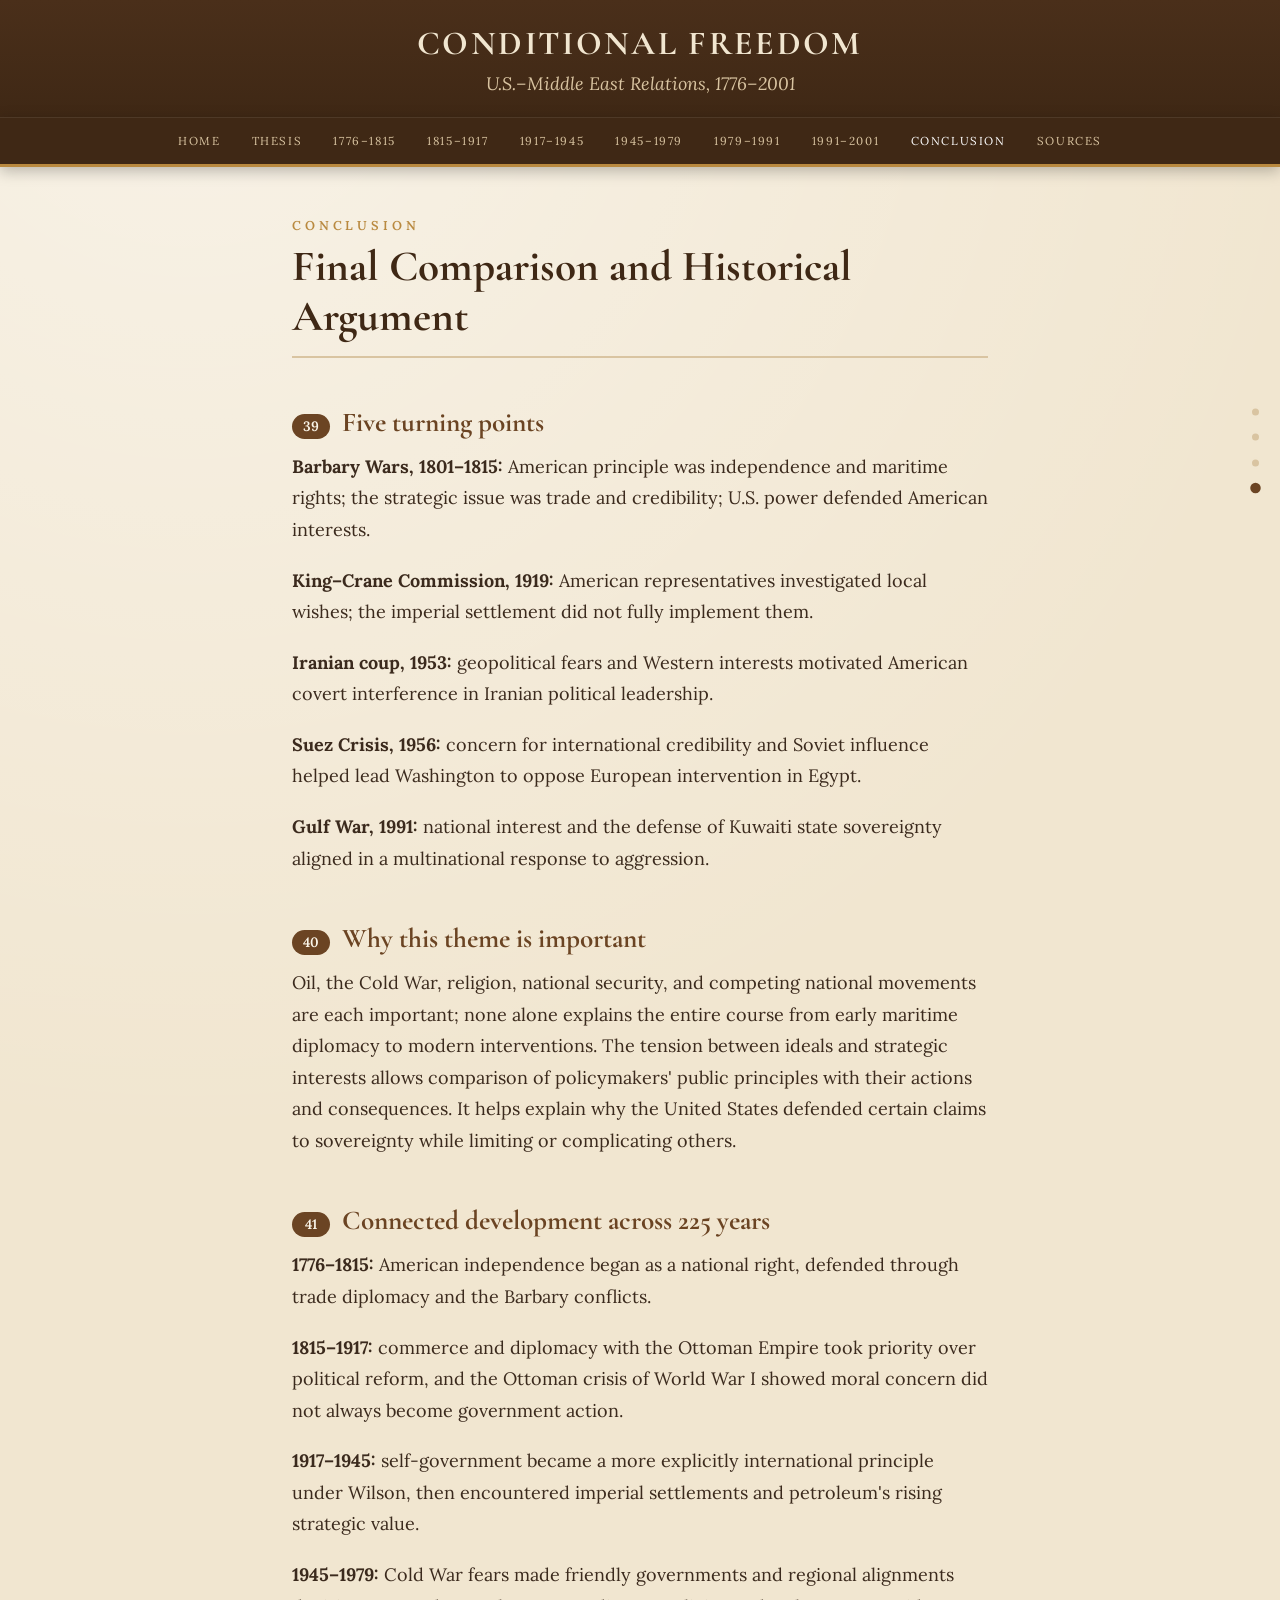
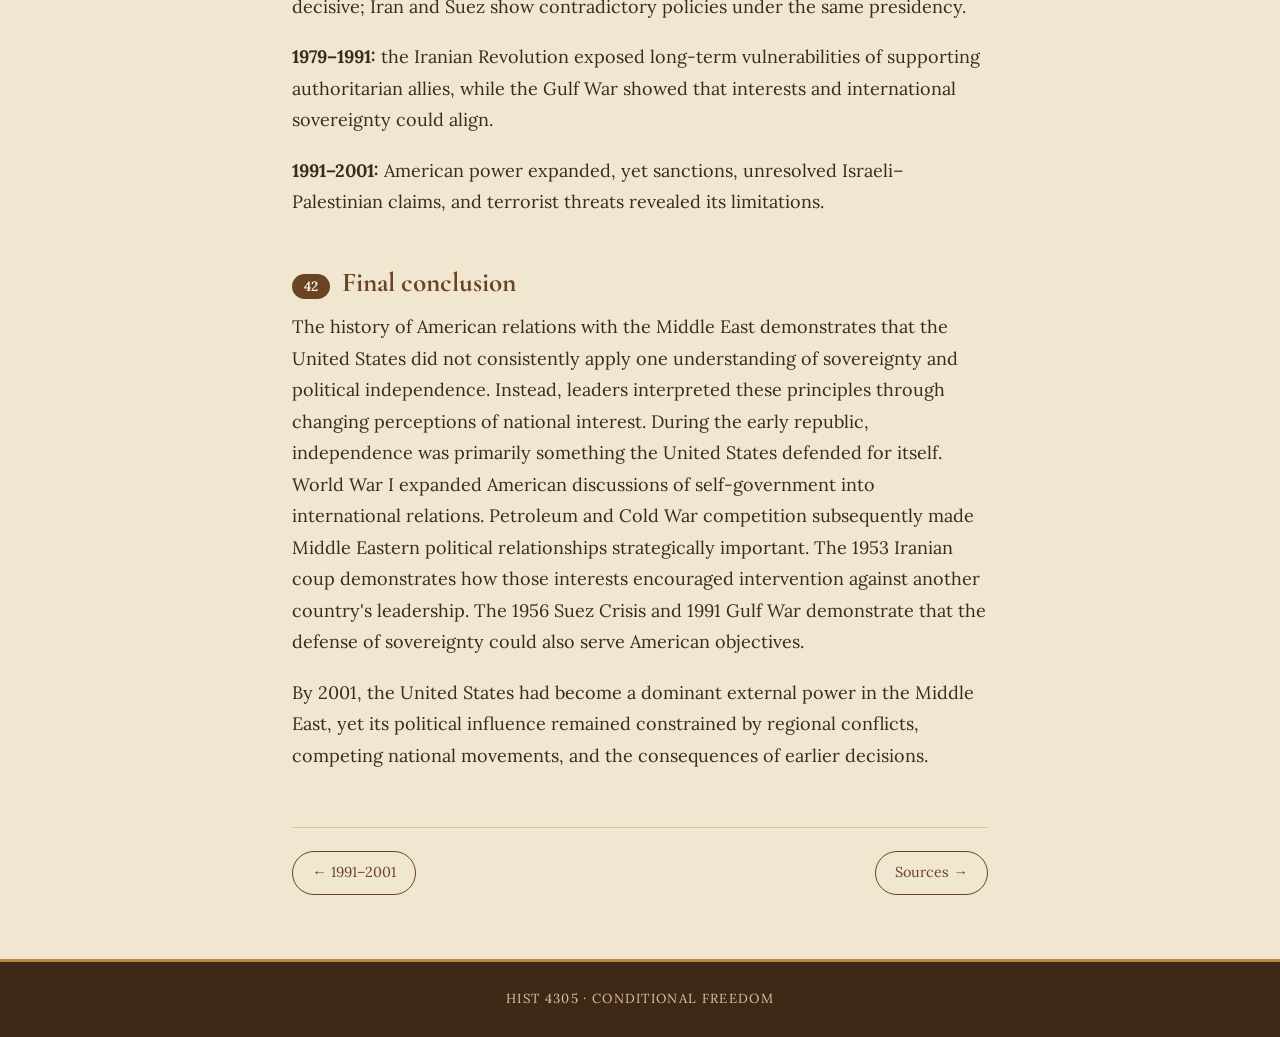
<file: site/conclusion.html>
<!doctype html>
<html lang="en">
<head>
  <meta charset="utf-8">
  <meta name="viewport" content="width=device-width, initial-scale=1">
  <title>Conclusion | Conditional Freedom</title>
  <link rel="preconnect" href="https://fonts.googleapis.com">
  <link rel="preconnect" href="https://fonts.gstatic.com" crossorigin>
  <link href="https://fonts.googleapis.com/css2?family=Cormorant+Garamond:wght@600;700&family=Lora:ital,wght@0,400;0,600;1,400&display=swap" rel="stylesheet">
  <link rel="stylesheet" href="style.css">
  <script>document.documentElement.classList.add("js");</script>
  <script src="script.js" defer></script>
</head>
<body>
  <div id="progress"></div>

  <header>
    <a class="site" href="index.html">Conditional Freedom</a>
    <p class="sub">U.S.–Middle East Relations, 1776–2001</p>
  </header>

  <nav class="topnav" aria-label="Main">
    <ul>
        <li><a href="index.html">Home</a></li>
        <li><a href="thesis.html">Thesis</a></li>
        <li><a href="early-republic.html">1776–1815</a></li>
        <li><a href="ottoman-era.html">1815–1917</a></li>
        <li><a href="ideals-go-global.html">1917–1945</a></li>
        <li><a href="cold-war.html">1945–1979</a></li>
        <li><a href="gulf-war.html">1979–1991</a></li>
        <li><a href="after-1991.html">1991–2001</a></li>
        <li><a href="conclusion.html" class="on">Conclusion</a></li>
        <li><a href="sources.html">Sources</a></li>
    </ul>
  </nav>

  <main>
    <p class="eyebrow">Conclusion</p>
    <h1>Final Comparison and Historical Argument</h1>

    <section class="reveal" id="s39">
      <h2><span class="num">39</span>Five turning points</h2>
      <p><b>Barbary Wars, 1801–1815:</b> American principle was independence and maritime rights; the strategic issue was trade and credibility; U.S. power defended American interests.</p>
      <p><b>King–Crane Commission, 1919:</b> American representatives investigated local wishes; the imperial settlement did not fully implement them.</p>
      <p><b>Iranian coup, 1953:</b> geopolitical fears and Western interests motivated American covert interference in Iranian political leadership.</p>
      <p><b>Suez Crisis, 1956:</b> concern for international credibility and Soviet influence helped lead Washington to oppose European intervention in Egypt.</p>
      <p><b>Gulf War, 1991:</b> national interest and the defense of Kuwaiti state sovereignty aligned in a multinational response to aggression.</p>
    </section>

    <section class="reveal" id="s40">
      <h2><span class="num">40</span>Why this theme is important</h2>
      <p>Oil, the Cold War, religion, national security, and competing national movements are each important; none alone explains the entire course from early maritime diplomacy to modern interventions. The tension between ideals and strategic interests allows comparison of policymakers' public principles with their actions and consequences. It helps explain why the United States defended certain claims to sovereignty while limiting or complicating others.</p>
    </section>

    <section class="reveal" id="s41">
      <h2><span class="num">41</span>Connected development across 225 years</h2>
      <p><b>1776–1815:</b> American independence began as a national right, defended through trade diplomacy and the Barbary conflicts.</p>
      <p><b>1815–1917:</b> commerce and diplomacy with the Ottoman Empire took priority over political reform, and the Ottoman crisis of World War I showed moral concern did not always become government action.</p>
      <p><b>1917–1945:</b> self-government became a more explicitly international principle under Wilson, then encountered imperial settlements and petroleum's rising strategic value.</p>
      <p><b>1945–1979:</b> Cold War fears made friendly governments and regional alignments decisive; Iran and Suez show contradictory policies under the same presidency.</p>
      <p><b>1979–1991:</b> the Iranian Revolution exposed long-term vulnerabilities of supporting authoritarian allies, while the Gulf War showed that interests and international sovereignty could align.</p>
      <p><b>1991–2001:</b> American power expanded, yet sanctions, unresolved Israeli–Palestinian claims, and terrorist threats revealed its limitations.</p>
    </section>

    <section class="reveal" id="s42">
      <h2><span class="num">42</span>Final conclusion</h2>
      <p>The history of American relations with the Middle East demonstrates that the United States did not consistently apply one understanding of sovereignty and political independence. Instead, leaders interpreted these principles through changing perceptions of national interest. During the early republic, independence was primarily something the United States defended for itself. World War I expanded American discussions of self-government into international relations. Petroleum and Cold War competition subsequently made Middle Eastern political relationships strategically important. The 1953 Iranian coup demonstrates how those interests encouraged intervention against another country's leadership. The 1956 Suez Crisis and 1991 Gulf War demonstrate that the defense of sovereignty could also serve American objectives.</p>
      <p>By 2001, the United States had become a dominant external power in the Middle East, yet its political influence remained constrained by regional conflicts, competing national movements, and the consequences of earlier decisions.</p>
    </section>
    <div class="pager">
      <span><a href="after-1991.html">&larr; 1991–2001</a></span>
      <span><a href="sources.html">Sources &rarr;</a></span>
    </div>
  </main>

  <footer>HIST 4305 &middot; Conditional Freedom</footer>
</body>
</html>
</file>
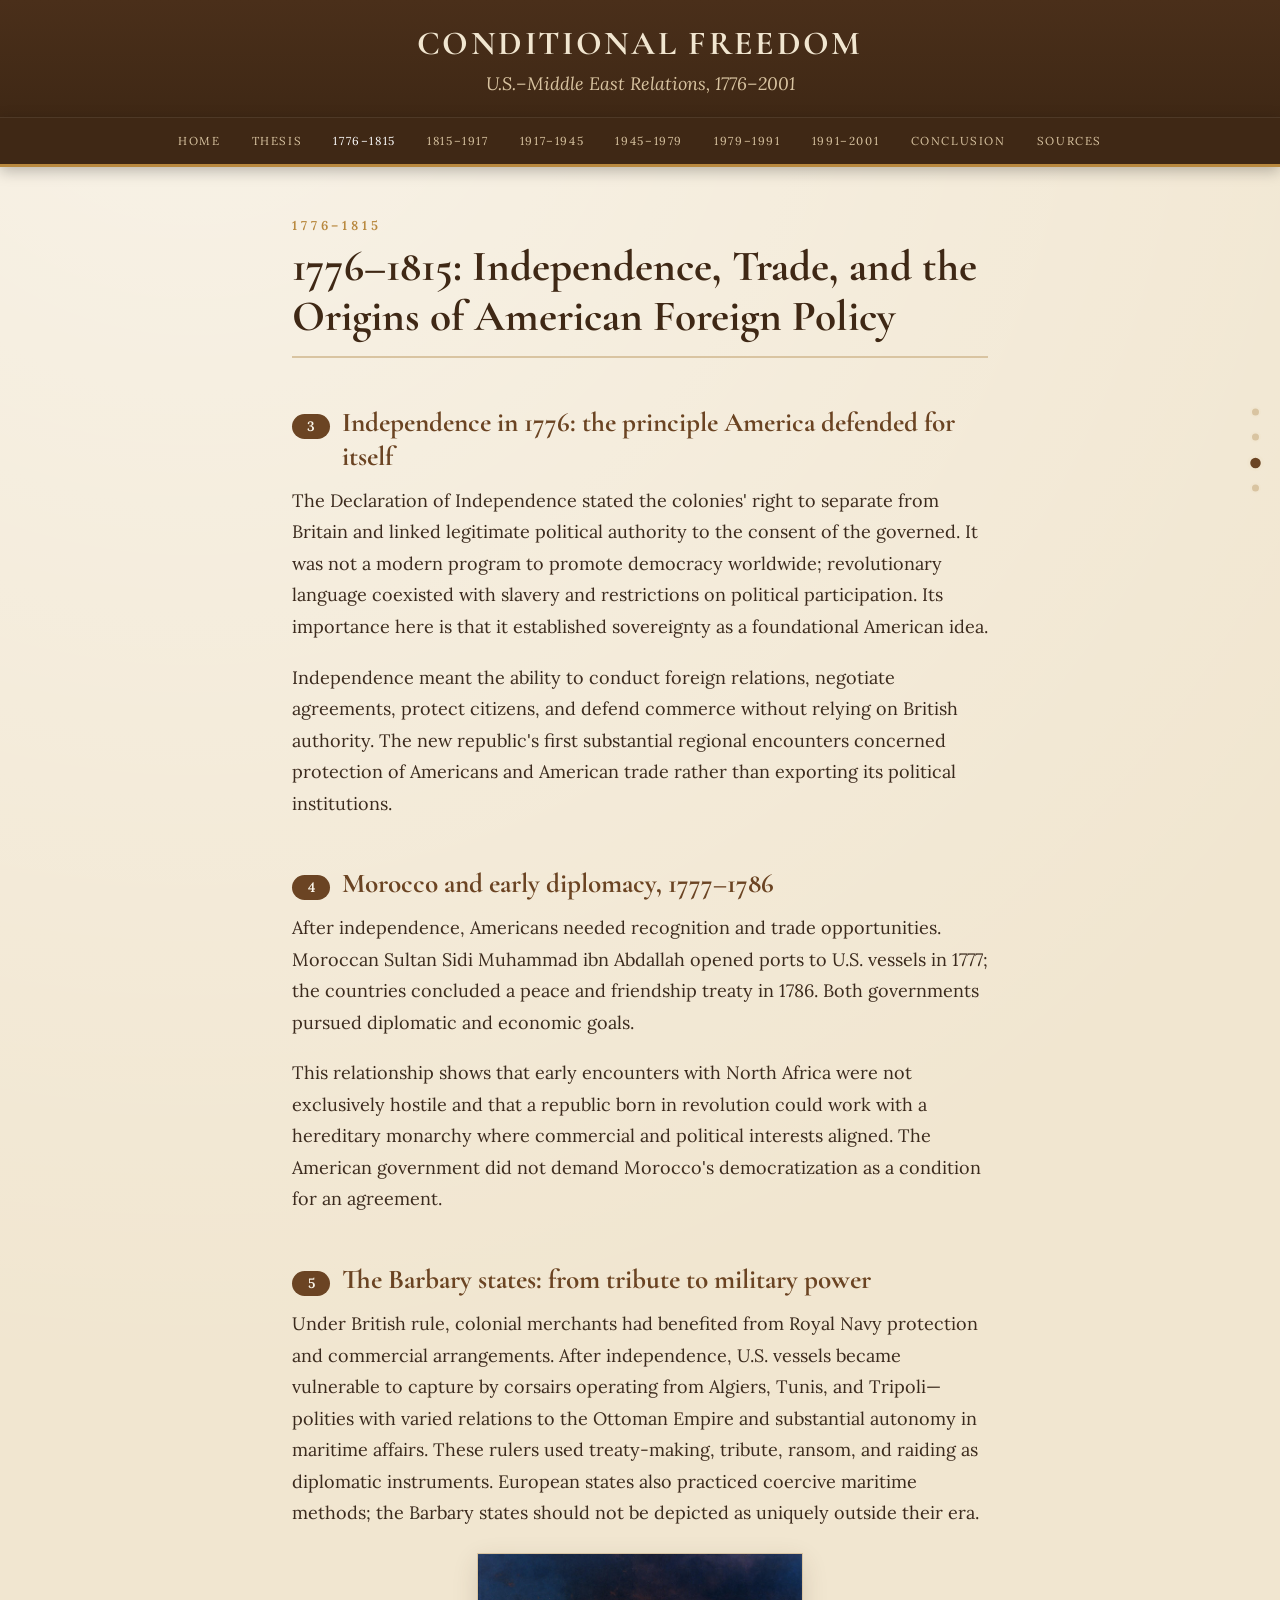
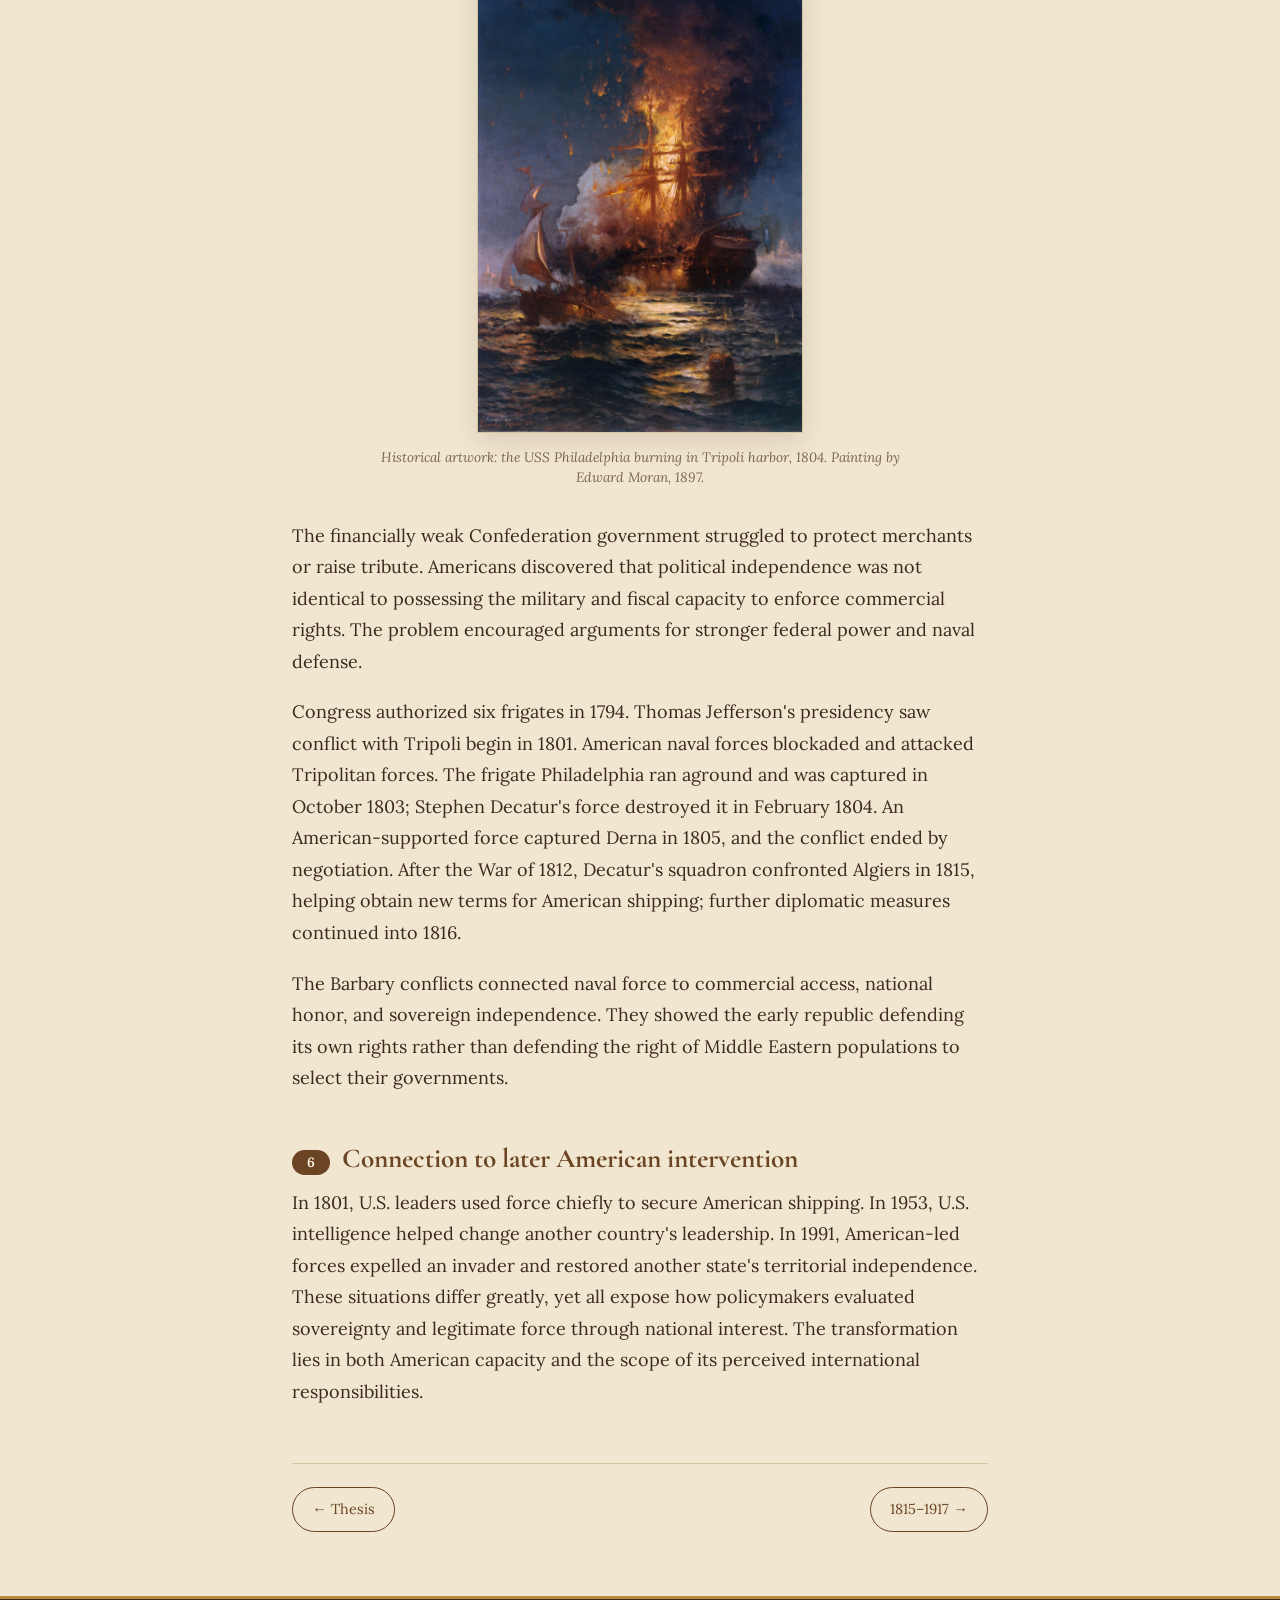
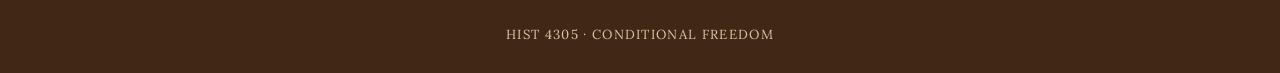
<file: site/early-republic.html>
<!doctype html>
<html lang="en">
<head>
  <meta charset="utf-8">
  <meta name="viewport" content="width=device-width, initial-scale=1">
  <title>1776–1815 | Conditional Freedom</title>
  <link rel="preconnect" href="https://fonts.googleapis.com">
  <link rel="preconnect" href="https://fonts.gstatic.com" crossorigin>
  <link href="https://fonts.googleapis.com/css2?family=Cormorant+Garamond:wght@600;700&family=Lora:ital,wght@0,400;0,600;1,400&display=swap" rel="stylesheet">
  <link rel="stylesheet" href="style.css">
  <script>document.documentElement.classList.add("js");</script>
  <script src="script.js" defer></script>
</head>
<body>
  <div id="progress"></div>

  <header>
    <a class="site" href="index.html">Conditional Freedom</a>
    <p class="sub">U.S.–Middle East Relations, 1776–2001</p>
  </header>

  <nav class="topnav" aria-label="Main">
    <ul>
        <li><a href="index.html">Home</a></li>
        <li><a href="thesis.html">Thesis</a></li>
        <li><a href="early-republic.html" class="on">1776–1815</a></li>
        <li><a href="ottoman-era.html">1815–1917</a></li>
        <li><a href="ideals-go-global.html">1917–1945</a></li>
        <li><a href="cold-war.html">1945–1979</a></li>
        <li><a href="gulf-war.html">1979–1991</a></li>
        <li><a href="after-1991.html">1991–2001</a></li>
        <li><a href="conclusion.html">Conclusion</a></li>
        <li><a href="sources.html">Sources</a></li>
    </ul>
  </nav>

  <main>
    <p class="eyebrow">1776–1815</p>
    <h1>1776–1815: Independence, Trade, and the Origins of American Foreign Policy</h1>

    <section class="reveal" id="s3">
      <h2><span class="num">3</span>Independence in 1776: the principle America defended for itself</h2>
      <p>The Declaration of Independence stated the colonies' right to separate from Britain and linked legitimate political authority to the consent of the governed. It was not a modern program to promote democracy worldwide; revolutionary language coexisted with slavery and restrictions on political participation. Its importance here is that it established sovereignty as a foundational American idea.</p>
      <p>Independence meant the ability to conduct foreign relations, negotiate agreements, protect citizens, and defend commerce without relying on British authority. The new republic's first substantial regional encounters concerned protection of Americans and American trade rather than exporting its political institutions.</p>
    </section>

    <section class="reveal" id="s4">
      <h2><span class="num">4</span>Morocco and early diplomacy, 1777–1786</h2>
      <p>After independence, Americans needed recognition and trade opportunities. Moroccan Sultan Sidi Muhammad ibn Abdallah opened ports to U.S. vessels in 1777; the countries concluded a peace and friendship treaty in 1786. Both governments pursued diplomatic and economic goals.</p>
      <p>This relationship shows that early encounters with North Africa were not exclusively hostile and that a republic born in revolution could work with a hereditary monarchy where commercial and political interests aligned. The American government did not demand Morocco's democratization as a condition for an agreement.</p>
    </section>

    <section class="reveal" id="s5">
      <h2><span class="num">5</span>The Barbary states: from tribute to military power</h2>
      <p>Under British rule, colonial merchants had benefited from Royal Navy protection and commercial arrangements. After independence, U.S. vessels became vulnerable to capture by corsairs operating from Algiers, Tunis, and Tripoli—polities with varied relations to the Ottoman Empire and substantial autonomy in maritime affairs. These rulers used treaty-making, tribute, ransom, and raiding as diplomatic instruments. European states also practiced coercive maritime methods; the Barbary states should not be depicted as uniquely outside their era.</p>
      <figure>
        <img src="images/uss-philadelphia-1804.jpg" alt="Painting of the USS Philadelphia burning in Tripoli harbor at night">
        <figcaption>Historical artwork: the USS Philadelphia burning in Tripoli harbor, 1804. Painting by Edward Moran, 1897.</figcaption>
      </figure>
      <p>The financially weak Confederation government struggled to protect merchants or raise tribute. Americans discovered that political independence was not identical to possessing the military and fiscal capacity to enforce commercial rights. The problem encouraged arguments for stronger federal power and naval defense.</p>
      <p>Congress authorized six frigates in 1794. Thomas Jefferson's presidency saw conflict with Tripoli begin in 1801. American naval forces blockaded and attacked Tripolitan forces. The frigate Philadelphia ran aground and was captured in October 1803; Stephen Decatur's force destroyed it in February 1804. An American-supported force captured Derna in 1805, and the conflict ended by negotiation. After the War of 1812, Decatur's squadron confronted Algiers in 1815, helping obtain new terms for American shipping; further diplomatic measures continued into 1816.</p>
      <p>The Barbary conflicts connected naval force to commercial access, national honor, and sovereign independence. They showed the early republic defending its own rights rather than defending the right of Middle Eastern populations to select their governments.</p>
    </section>

    <section class="reveal" id="s6">
      <h2><span class="num">6</span>Connection to later American intervention</h2>
      <p>In 1801, U.S. leaders used force chiefly to secure American shipping. In 1953, U.S. intelligence helped change another country's leadership. In 1991, American-led forces expelled an invader and restored another state's territorial independence. These situations differ greatly, yet all expose how policymakers evaluated sovereignty and legitimate force through national interest. The transformation lies in both American capacity and the scope of its perceived international responsibilities.</p>
    </section>

    
    <div class="pager">
      <span><a href="thesis.html">&larr; Thesis</a></span>
      <span><a href="ottoman-era.html">1815–1917 &rarr;</a></span>
    </div>
  </main>

  <footer>HIST 4305 &middot; Conditional Freedom</footer>
</body>
</html>
</file>
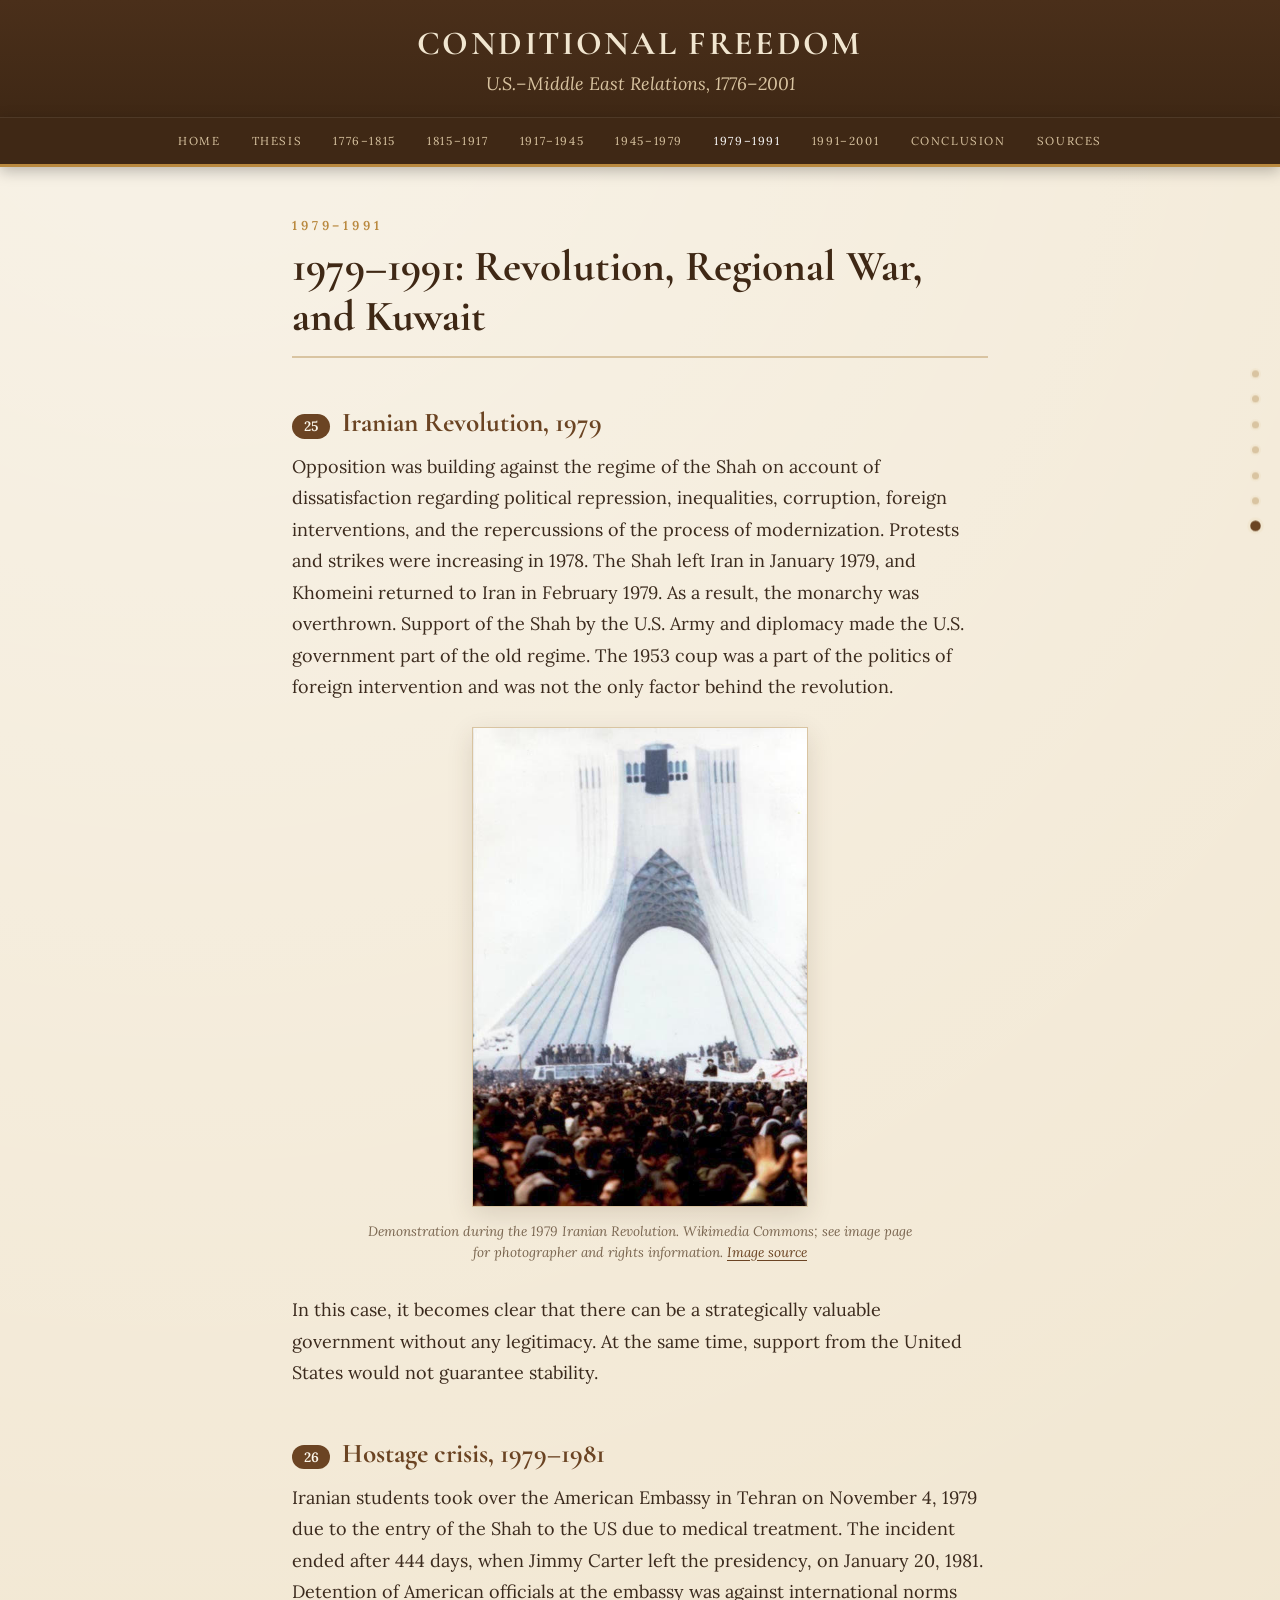
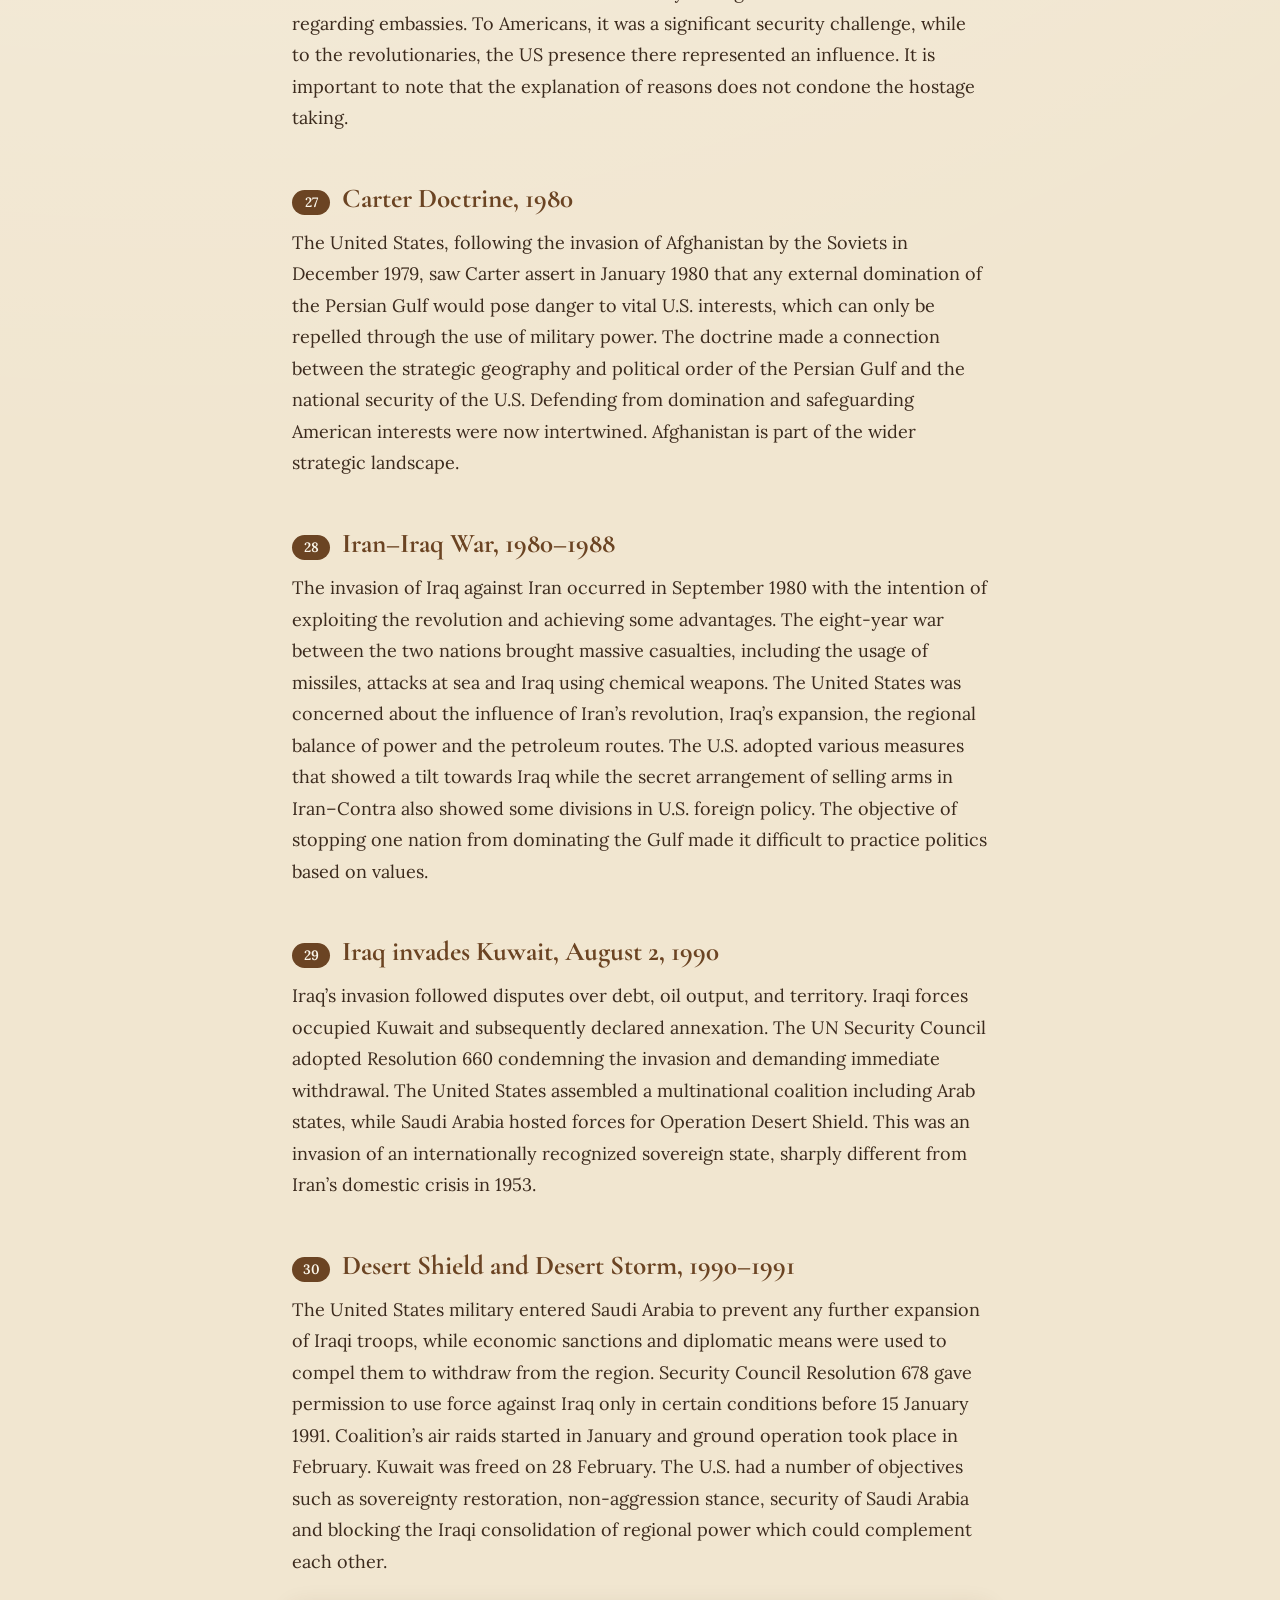
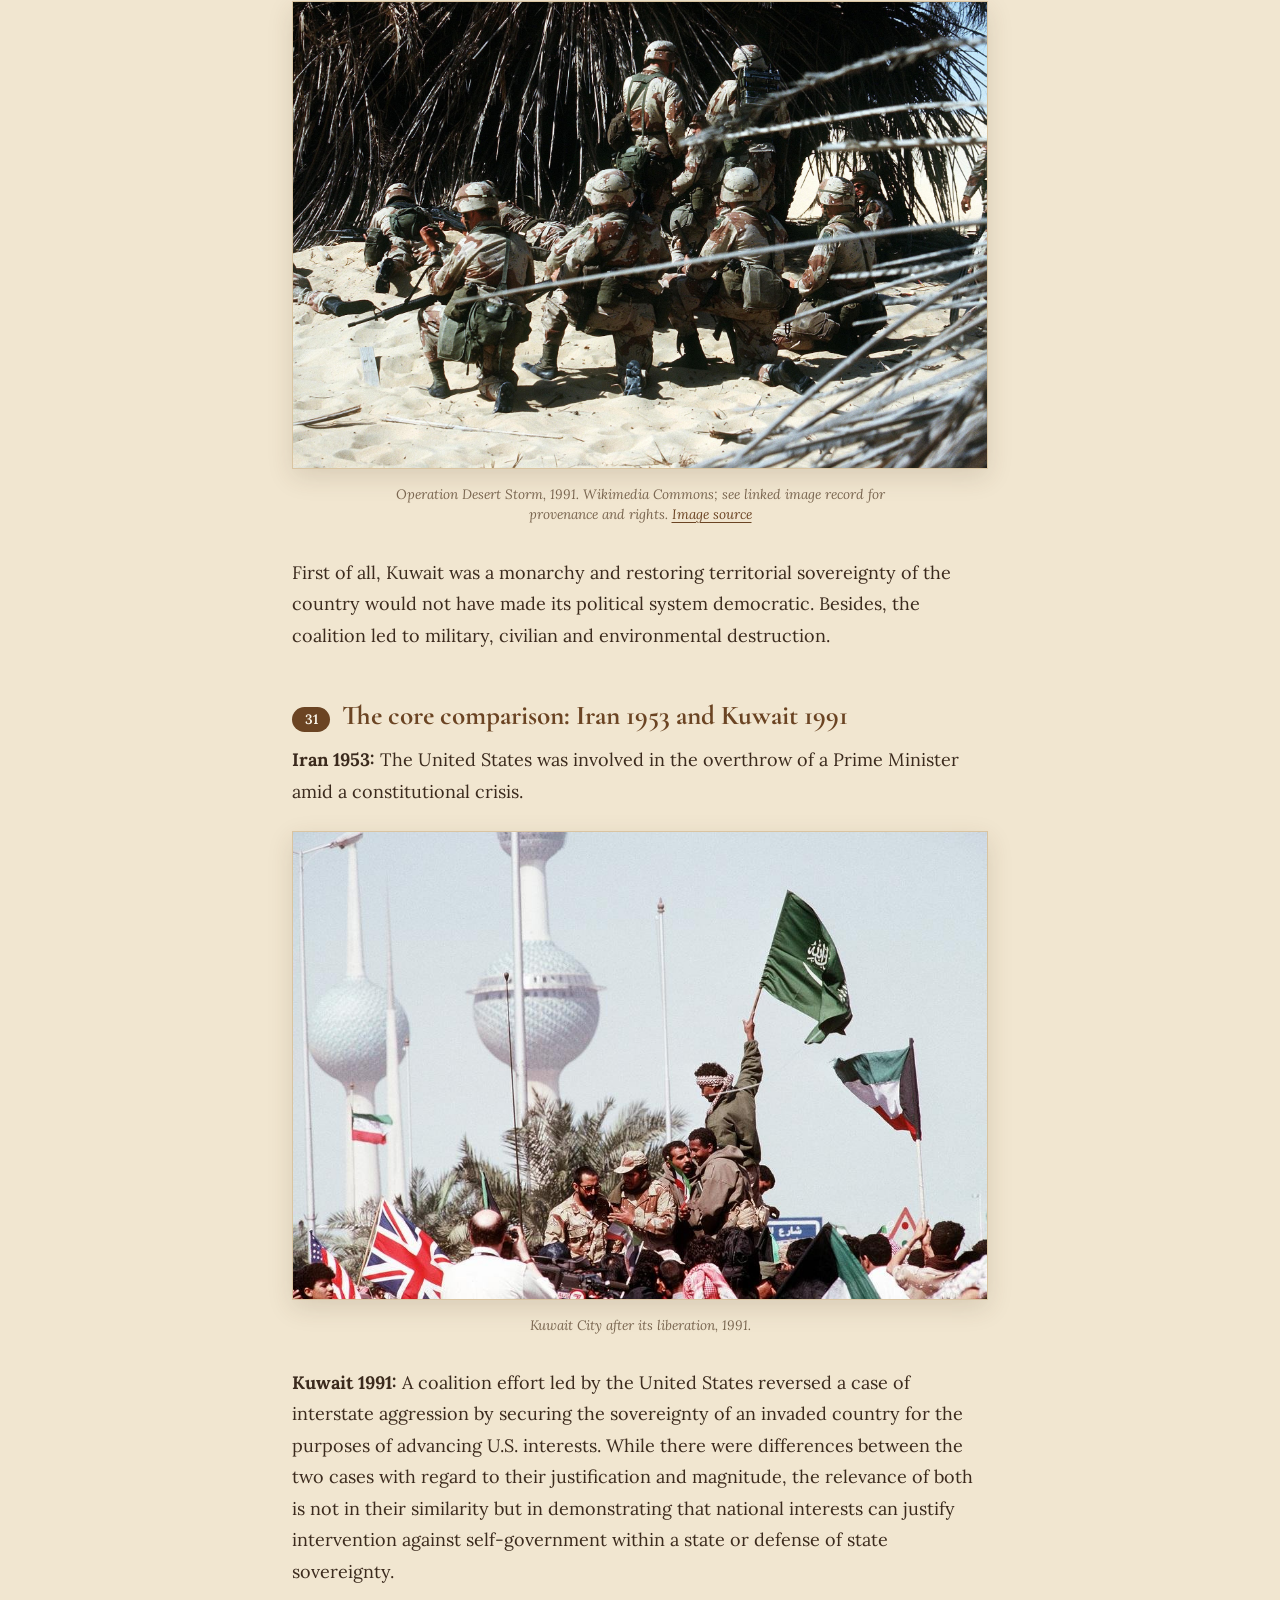
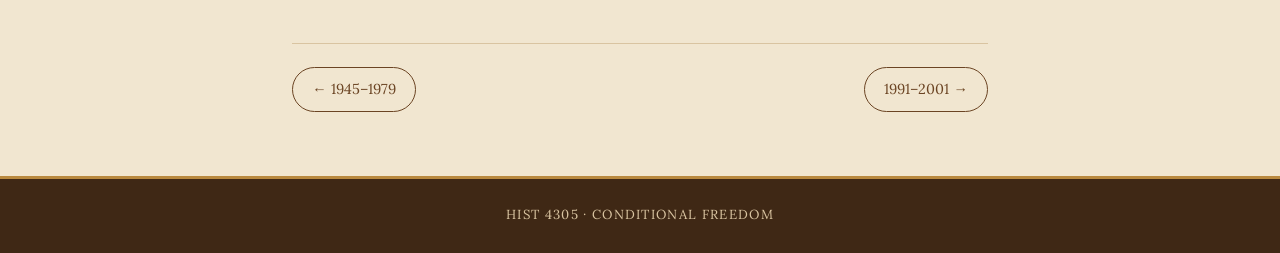
<file: site/gulf-war.html>
<!doctype html>
<html lang="en">
<head>
  <meta charset="utf-8">
  <meta name="viewport" content="width=device-width, initial-scale=1">
  <title>1979–1991 | Conditional Freedom</title>
  <link rel="preconnect" href="https://fonts.googleapis.com">
  <link rel="preconnect" href="https://fonts.gstatic.com" crossorigin>
  <link href="https://fonts.googleapis.com/css2?family=Cormorant+Garamond:wght@600;700&family=Lora:ital,wght@0,400;0,600;1,400&display=swap" rel="stylesheet">
  <link rel="stylesheet" href="style.css">
  <script>document.documentElement.classList.add("js");</script>
  <script src="script.js" defer></script>
</head>
<body>
  <div id="progress"></div>

  <header>
    <a class="site" href="index.html">Conditional Freedom</a>
    <p class="sub">U.S.–Middle East Relations, 1776–2001</p>
  </header>

  <nav class="topnav" aria-label="Main">
    <ul>
        <li><a href="index.html">Home</a></li>
        <li><a href="thesis.html">Thesis</a></li>
        <li><a href="early-republic.html">1776–1815</a></li>
        <li><a href="ottoman-era.html">1815–1917</a></li>
        <li><a href="ideals-go-global.html">1917–1945</a></li>
        <li><a href="cold-war.html">1945–1979</a></li>
        <li><a href="gulf-war.html" class="on">1979–1991</a></li>
        <li><a href="after-1991.html">1991–2001</a></li>
        <li><a href="conclusion.html">Conclusion</a></li>
        <li><a href="sources.html">Sources</a></li>
    </ul>
  </nav>

  <main>
    <p class="eyebrow">1979–1991</p>
    <h1>1979–1991: Revolution, Regional War, and Kuwait</h1>

    <section class="reveal" id="s25">
      <h2><span class="num">25</span>Iranian Revolution, 1979</h2>
      <p>Opposition was building against the regime of the Shah on account of dissatisfaction regarding political repression, inequalities, corruption, foreign interventions, and the repercussions of the process of modernization. Protests and strikes were increasing in 1978. The Shah left Iran in January 1979, and Khomeini returned to Iran in February 1979. As a result, the monarchy was overthrown. Support of the Shah by the U.S. Army and diplomacy made the U.S. government part of the old regime. The 1953 coup was a part of the politics of foreign intervention and was not the only factor behind the revolution.</p>
      <figure>
        <img src="images/iranian-revolution-1979.jpg" alt="Crowd demonstrating in front of the Azadi Tower in Tehran during the 1979 Iranian Revolution">
        <figcaption>Demonstration during the 1979 Iranian Revolution. Wikimedia Commons; see image page for photographer and rights information. <a href="https://commons.wikimedia.org/wiki/File:1979_Iranian_Revolution.jpg">Image source</a></figcaption>
      </figure>
      <p>In this case, it becomes clear that there can be a strategically valuable government without any legitimacy. At the same time, support from the United States would not guarantee stability.</p>
    </section>

    <section class="reveal" id="s26">
      <h2><span class="num">26</span>Hostage crisis, 1979–1981</h2>
      <p>Iranian students took over the American Embassy in Tehran on November 4, 1979 due to the entry of the Shah to the US due to medical treatment. The incident ended after 444 days, when Jimmy Carter left the presidency, on January 20, 1981. Detention of American officials at the embassy was against international norms regarding embassies. To Americans, it was a significant security challenge, while to the revolutionaries, the US presence there represented an influence. It is important to note that the explanation of reasons does not condone the hostage taking.</p>
    </section>

    <section class="reveal" id="s27">
      <h2><span class="num">27</span>Carter Doctrine, 1980</h2>
      <p>The United States, following the invasion of Afghanistan by the Soviets in December 1979, saw Carter assert in January 1980 that any external domination of the Persian Gulf would pose danger to vital U.S. interests, which can only be repelled through the use of military power. The doctrine made a connection between the strategic geography and political order of the Persian Gulf and the national security of the U.S. Defending from domination and safeguarding American interests were now intertwined. Afghanistan is part of the wider strategic landscape.</p>
    </section>

    <section class="reveal" id="s28">
      <h2><span class="num">28</span>Iran–Iraq War, 1980–1988</h2>
      <p>The invasion of Iraq against Iran occurred in September 1980 with the intention of exploiting the revolution and achieving some advantages. The eight-year war between the two nations brought massive casualties, including the usage of missiles, attacks at sea and Iraq using chemical weapons. The United States was concerned about the influence of Iran’s revolution, Iraq’s expansion, the regional balance of power and the petroleum routes. The U.S. adopted various measures that showed a tilt towards Iraq while the secret arrangement of selling arms in Iran–Contra also showed some divisions in U.S. foreign policy. The objective of stopping one nation from dominating the Gulf made it difficult to practice politics based on values.</p>
    </section>

    <section class="reveal" id="s29">
      <h2><span class="num">29</span>Iraq invades Kuwait, August 2, 1990</h2>
      <p>Iraq’s invasion followed disputes over debt, oil output, and territory. Iraqi forces occupied Kuwait and subsequently declared annexation. The UN Security Council adopted Resolution 660 condemning the invasion and demanding immediate withdrawal. The United States assembled a multinational coalition including Arab states, while Saudi Arabia hosted forces for Operation Desert Shield. This was an invasion of an internationally recognized sovereign state, sharply different from Iran’s domestic crisis in 1953.</p>
    </section>

    <section class="reveal" id="s30">
      <h2><span class="num">30</span>Desert Shield and Desert Storm, 1990–1991</h2>
      <p>The United States military entered Saudi Arabia to prevent any further expansion of Iraqi troops, while economic sanctions and diplomatic means were used to compel them to withdraw from the region. Security Council Resolution 678 gave permission to use force against Iraq only in certain conditions before 15 January 1991. Coalition’s air raids started in January and ground operation took place in February. Kuwait was freed on 28 February. The U.S. had a number of objectives such as sovereignty restoration, non-aggression stance, security of Saudi Arabia and blocking the Iraqi consolidation of regional power which could complement each other.</p>
      <figure>
        <img src="images/desert-storm-1991.jpg" alt="U.S. soldiers in desert camouflage taking cover near a palm thicket during Operation Desert Storm">
        <figcaption>Operation Desert Storm, 1991. Wikimedia Commons; see linked image record for provenance and rights. <a href="https://commons.wikimedia.org/wiki/File:Operation_Desert_Storm,_1991.jpg">Image source</a></figcaption>
      </figure>
      <p>First of all, Kuwait was a monarchy and restoring territorial sovereignty of the country would not have made its political system democratic. Besides, the coalition led to military, civilian and environmental destruction.</p>
    </section>

    <section class="reveal" id="s31">
      <h2><span class="num">31</span>The core comparison: Iran 1953 and Kuwait 1991</h2>
      <p><b>Iran 1953:</b> The United States was involved in the overthrow of a Prime Minister amid a constitutional crisis.</p>
      <figure>
        <img src="images/kuwait-liberation-1991.jpg" alt="People and soldiers waving Saudi, Kuwaiti and British flags in front of the Kuwait Towers">
        <figcaption>Kuwait City after its liberation, 1991.</figcaption>
      </figure>
      <p><b>Kuwait 1991:</b> A coalition effort led by the United States reversed a case of interstate aggression by securing the sovereignty of an invaded country for the purposes of advancing U.S. interests. While there were differences between the two cases with regard to their justification and magnitude, the relevance of both is not in their similarity but in demonstrating that national interests can justify intervention against self-government within a state or defense of state sovereignty.</p>
    </section>


    <div class="pager">
      <span><a href="cold-war.html">&larr; 1945–1979</a></span>
      <span><a href="after-1991.html">1991–2001 &rarr;</a></span>
    </div>
  </main>

  <footer>HIST 4305 &middot; Conditional Freedom</footer>
</body>
</html>
</file>
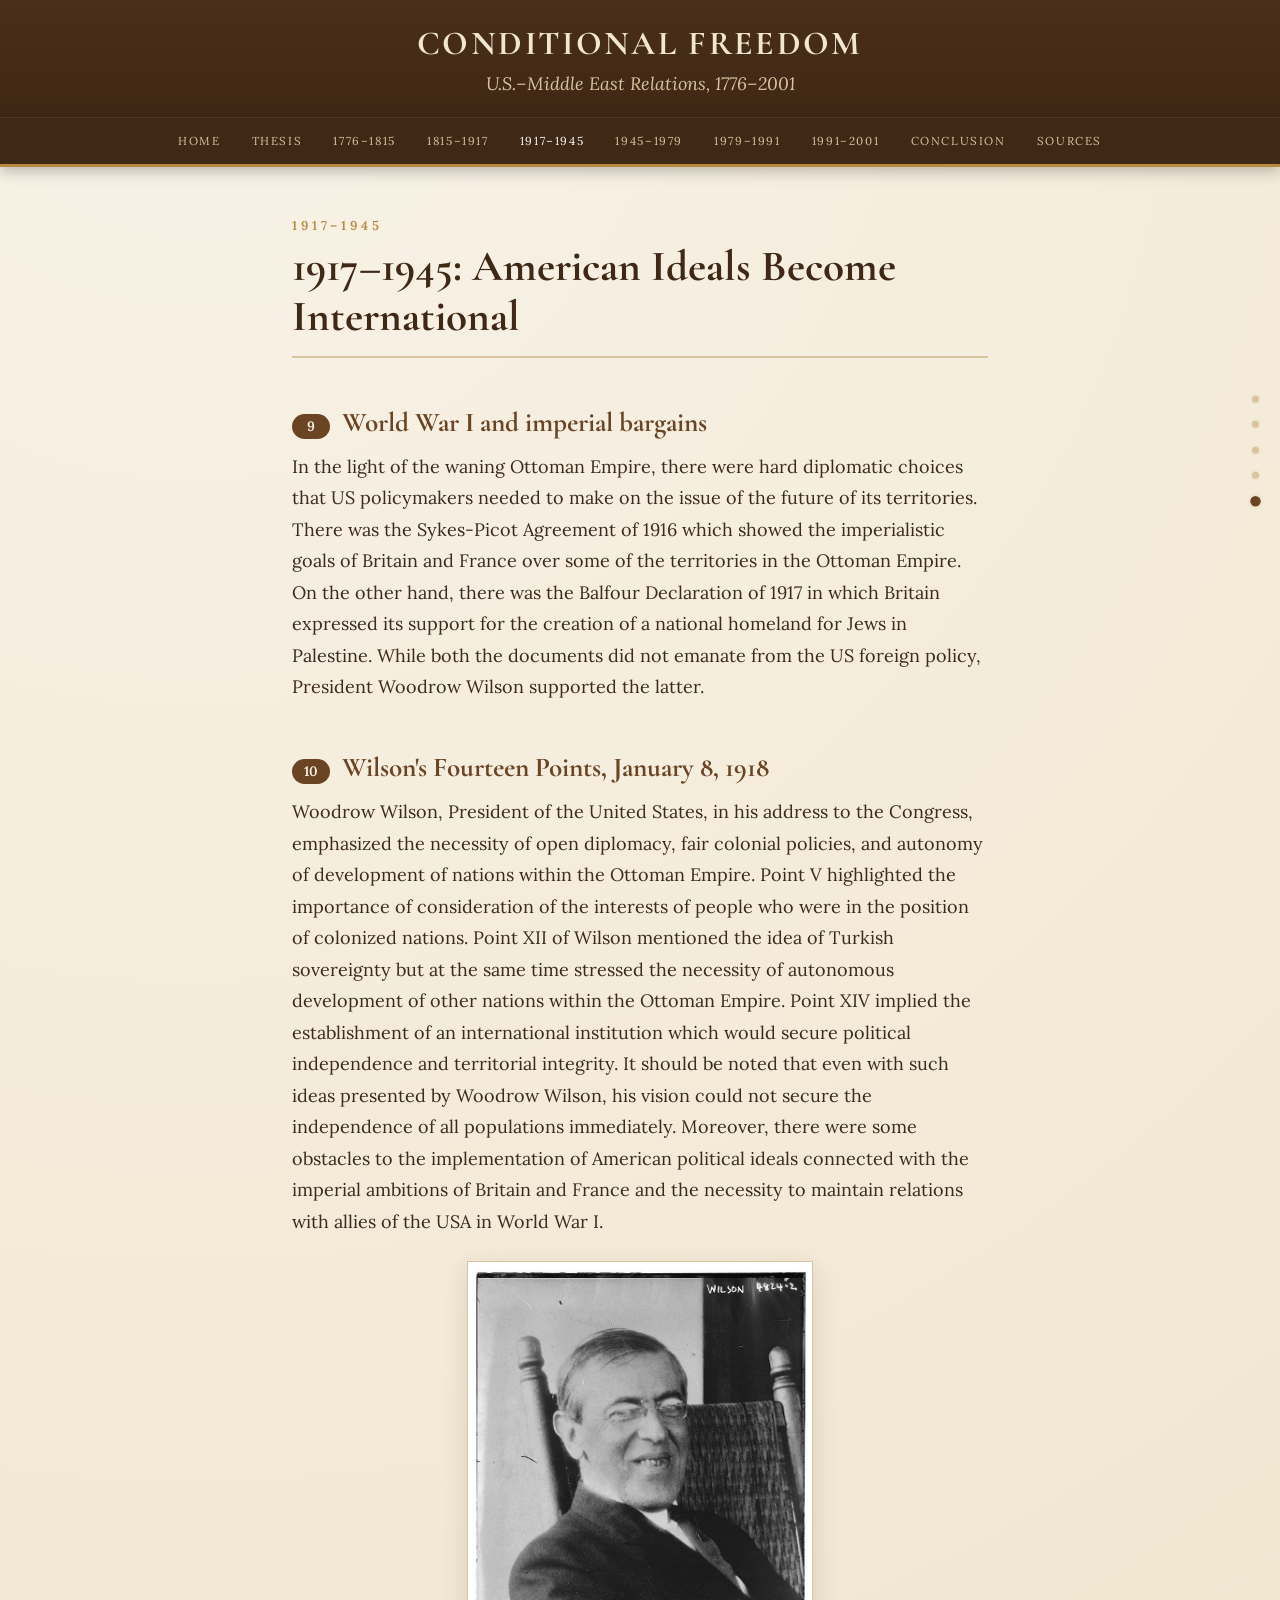
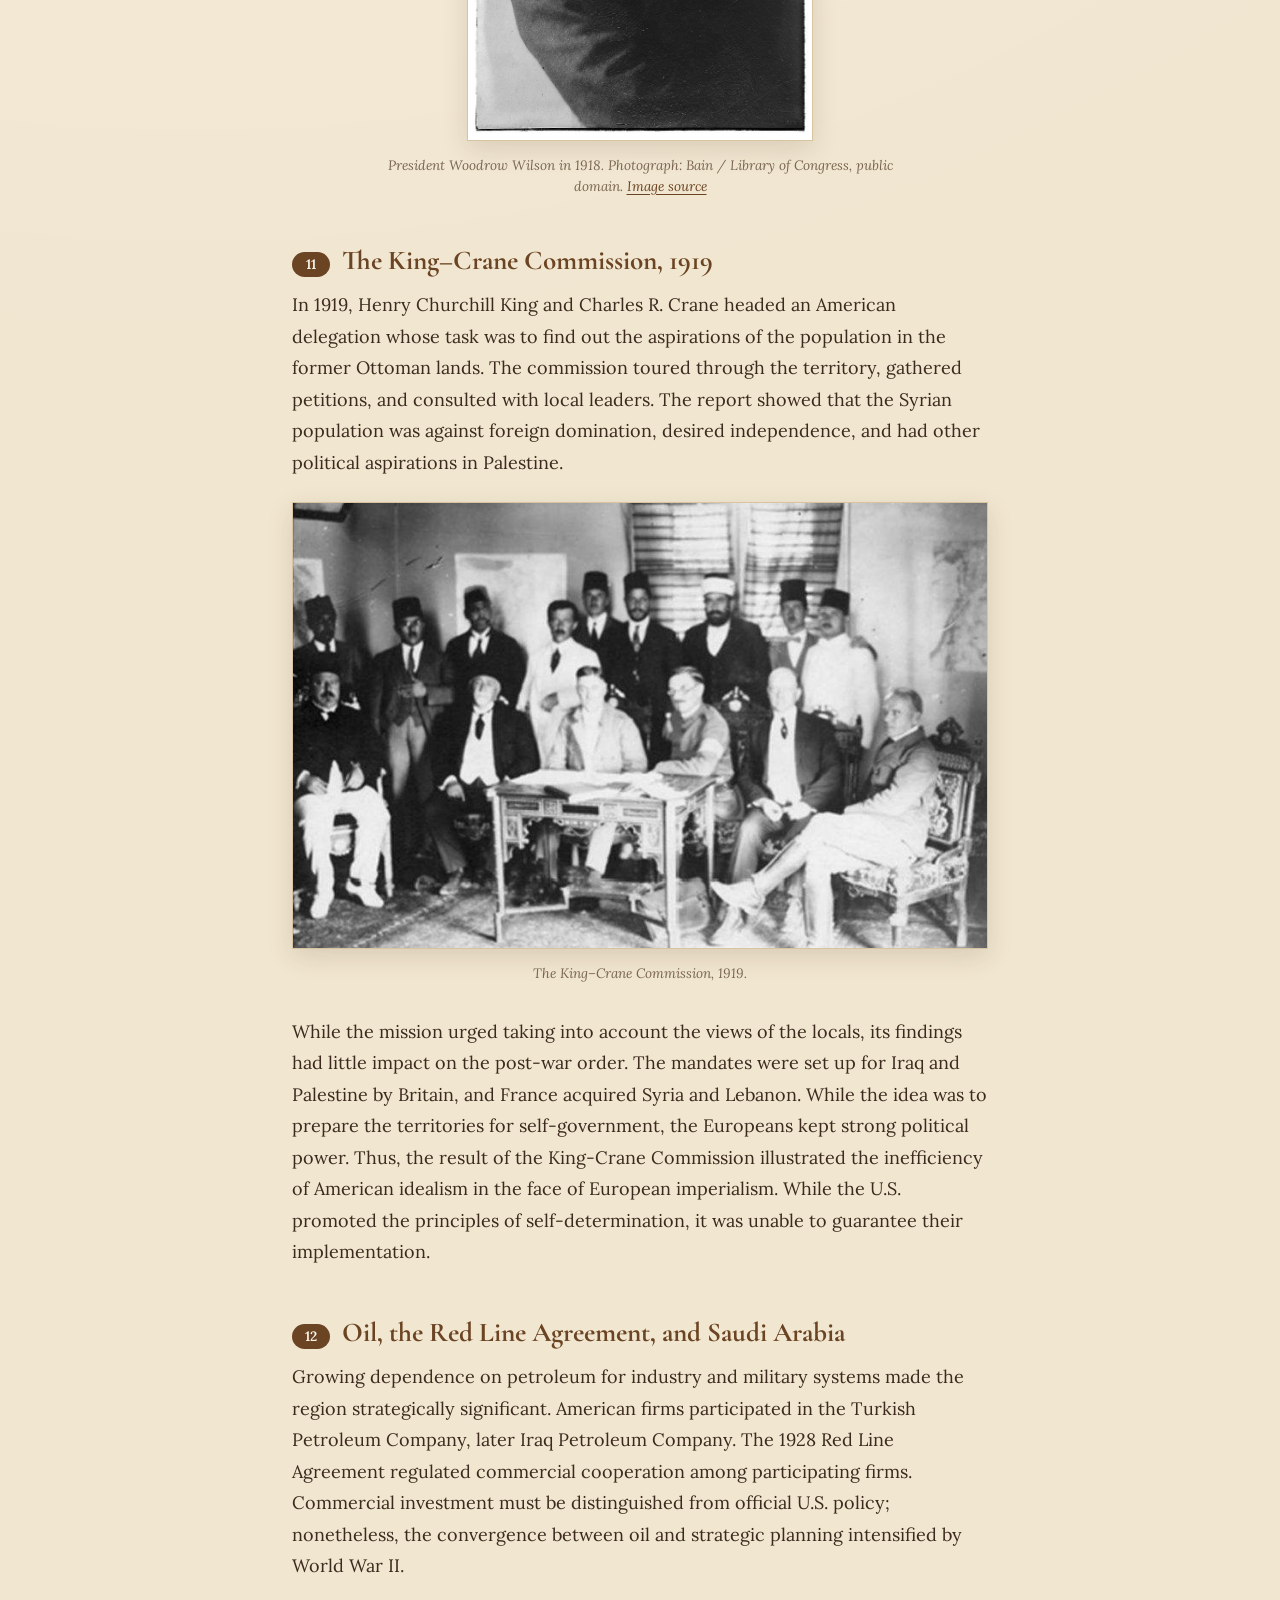
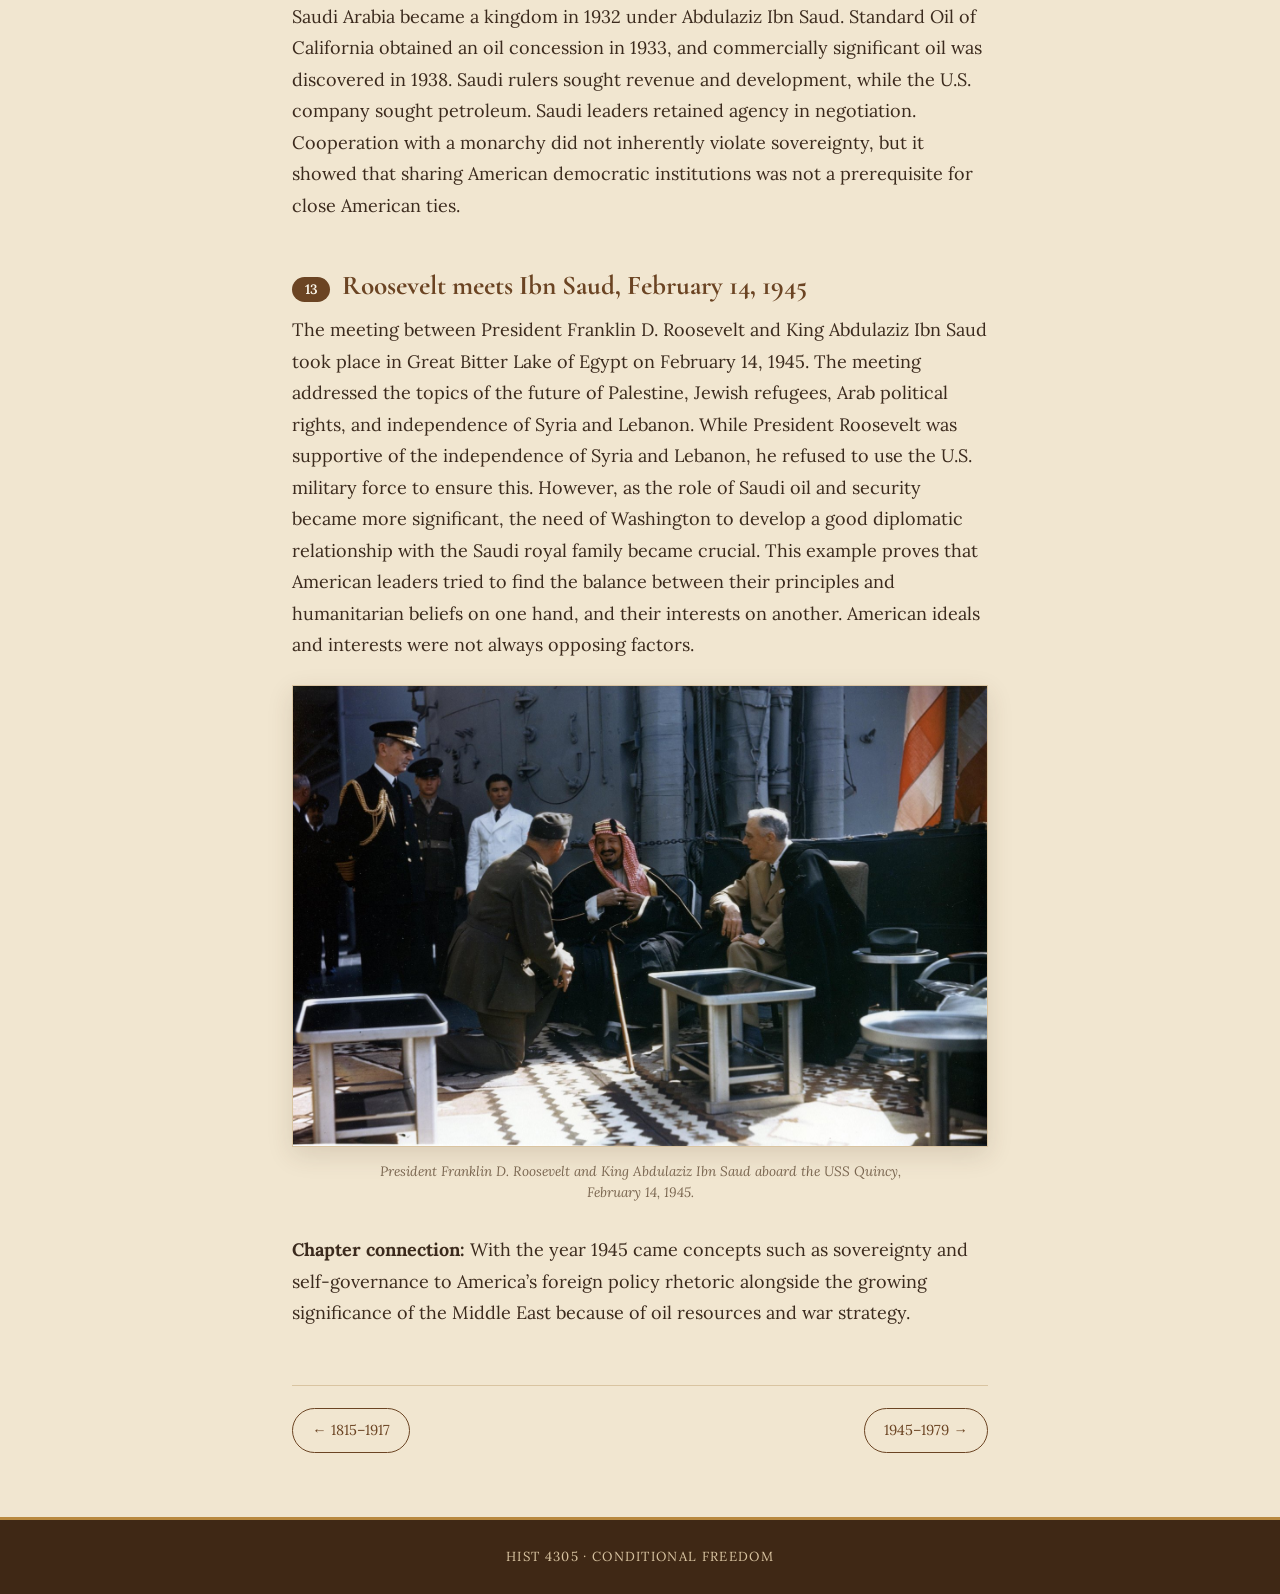
<file: site/ideals-go-global.html>
<!doctype html>
<html lang="en">
<head>
  <meta charset="utf-8">
  <meta name="viewport" content="width=device-width, initial-scale=1">
  <title>1917–1945 | Conditional Freedom</title>
  <link rel="preconnect" href="https://fonts.googleapis.com">
  <link rel="preconnect" href="https://fonts.gstatic.com" crossorigin>
  <link href="https://fonts.googleapis.com/css2?family=Cormorant+Garamond:wght@600;700&family=Lora:ital,wght@0,400;0,600;1,400&display=swap" rel="stylesheet">
  <link rel="stylesheet" href="style.css">
  <script>document.documentElement.classList.add("js");</script>
  <script src="script.js" defer></script>
</head>
<body>
  <div id="progress"></div>

  <header>
    <a class="site" href="index.html">Conditional Freedom</a>
    <p class="sub">U.S.–Middle East Relations, 1776–2001</p>
  </header>

  <nav class="topnav" aria-label="Main">
    <ul>
        <li><a href="index.html">Home</a></li>
        <li><a href="thesis.html">Thesis</a></li>
        <li><a href="early-republic.html">1776–1815</a></li>
        <li><a href="ottoman-era.html">1815–1917</a></li>
        <li><a href="ideals-go-global.html" class="on">1917–1945</a></li>
        <li><a href="cold-war.html">1945–1979</a></li>
        <li><a href="gulf-war.html">1979–1991</a></li>
        <li><a href="after-1991.html">1991–2001</a></li>
        <li><a href="conclusion.html">Conclusion</a></li>
        <li><a href="sources.html">Sources</a></li>
    </ul>
  </nav>

  <main>
    <p class="eyebrow">1917–1945</p>
    <h1>1917–1945: American Ideals Become International</h1>

    <section class="reveal" id="s9">
      <h2><span class="num">9</span>World War I and imperial bargains</h2>
      <p>In the light of the waning Ottoman Empire, there were hard diplomatic choices that US policymakers needed to make on the issue of the future of its territories. There was the Sykes-Picot Agreement of 1916 which showed the imperialistic goals of Britain and France over some of the territories in the Ottoman Empire. On the other hand, there was the Balfour Declaration of 1917 in which Britain expressed its support for the creation of a national homeland for Jews in Palestine. While both the documents did not emanate from the US foreign policy, President Woodrow Wilson supported the latter.</p>
    </section>

    <section class="reveal" id="s10">
      <h2><span class="num">10</span>Wilson&#x27;s Fourteen Points, January 8, 1918</h2>
      <p>Woodrow Wilson, President of the United States, in his address to the Congress, emphasized the necessity of open diplomacy, fair colonial policies, and autonomy of development of nations within the Ottoman Empire. Point V highlighted the importance of consideration of the interests of people who were in the position of colonized nations. Point XII of Wilson mentioned the idea of Turkish sovereignty but at the same time stressed the necessity of autonomous development of other nations within the Ottoman Empire. Point XIV implied the establishment of an international institution which would secure political independence and territorial integrity. It should be noted that even with such ideas presented by Woodrow Wilson, his vision could not secure the independence of all populations immediately. Moreover, there were some obstacles to the implementation of American political ideals connected with the imperial ambitions of Britain and France and the necessity to maintain relations with allies of the USA in World War I.</p>
      <figure>
        <img src="images/woodrow-wilson-1918.jpg" alt="Photograph of President Woodrow Wilson in 1918">
        <figcaption>President Woodrow Wilson in 1918. Photograph: Bain / Library of Congress, public domain. <a href="https://commons.wikimedia.org/wiki/File:Woodrow_Wilson_in_1918.jpg">Image source</a></figcaption>
      </figure>
    </section>

    <section class="reveal" id="s11">
      <h2><span class="num">11</span>The King–Crane Commission, 1919</h2>
      <p>In 1919, Henry Churchill  King and Charles R. Crane headed an American delegation whose task was to find out the aspirations of the population in the former Ottoman lands. The commission toured through the territory, gathered petitions, and consulted with local leaders. The report showed that the Syrian population was against foreign domination, desired independence, and had other political aspirations in Palestine.</p>
      <figure>
        <img src="images/king-crane-commission-1919.jpg" alt="Black-and-white photograph of members of the King–Crane Commission seated with local representatives">
        <figcaption>The King–Crane Commission, 1919.</figcaption>
      </figure>
      <p>While the mission urged taking into account the views of the locals, its findings had little impact on the post-war order. The mandates were set up for Iraq and Palestine by Britain, and France acquired Syria and Lebanon. While the idea was to prepare the territories for self-government, the Europeans kept strong political power. Thus, the result of the King-Crane Commission illustrated the inefficiency of American idealism in the face of European imperialism. While the U.S. promoted the principles of self-determination, it was unable to guarantee their implementation.</p>
    </section>

    <section class="reveal" id="s12">
      <h2><span class="num">12</span>Oil, the Red Line Agreement, and Saudi Arabia</h2>
      <p>Growing dependence on petroleum for industry and military systems made the region strategically significant. American firms participated in the Turkish Petroleum Company, later Iraq Petroleum Company. The 1928 Red Line Agreement regulated commercial cooperation among participating firms. Commercial investment must be distinguished from official U.S. policy; nonetheless, the convergence between oil and strategic planning intensified by World War II.</p>
      <p>Saudi Arabia became a kingdom in 1932 under Abdulaziz Ibn Saud. Standard Oil of California obtained an oil concession in 1933, and commercially significant oil was discovered in 1938. Saudi rulers sought revenue and development, while the U.S. company sought petroleum. Saudi leaders retained agency in negotiation. Cooperation with a monarchy did not inherently violate sovereignty, but it showed that sharing American democratic institutions was not a prerequisite for close American ties.</p>
    </section>

    <section class="reveal" id="s13">
      <h2><span class="num">13</span>Roosevelt meets Ibn Saud, February 14, 1945</h2>
      <p>The meeting between President Franklin D. Roosevelt and King Abdulaziz Ibn Saud took place in Great Bitter Lake of Egypt on February 14, 1945. The meeting addressed the topics of the future of Palestine, Jewish refugees, Arab political rights, and independence of Syria and Lebanon. While President Roosevelt was supportive of the independence of Syria and Lebanon, he refused to use the U.S. military force to ensure this. However, as the role of Saudi oil and security became more significant, the need of Washington to develop a good diplomatic relationship with the Saudi royal family became crucial. This example proves that American leaders tried to find the balance between their principles and humanitarian beliefs on one hand, and their interests on another. American ideals and interests were not always opposing factors.</p>
      <figure>
        <img src="images/roosevelt-ibn-saud-1945.jpg" alt="President Franklin D. Roosevelt and King Abdulaziz Ibn Saud seated aboard the USS Quincy">
        <figcaption>President Franklin D. Roosevelt and King Abdulaziz Ibn Saud aboard the USS Quincy, February 14, 1945.</figcaption>
      </figure>
      <p><b>Chapter connection:</b> With the year 1945 came concepts such as sovereignty and self-governance to America’s foreign policy rhetoric alongside the growing significance of the Middle East because of oil resources and war strategy.</p>
    </section>

 
    <div class="pager">
      <span><a href="ottoman-era.html">&larr; 1815–1917</a></span>
      <span><a href="cold-war.html">1945–1979 &rarr;</a></span>
    </div>
  </main>

  <footer>HIST 4305 &middot; Conditional Freedom</footer>
</body>
</html>
</file>
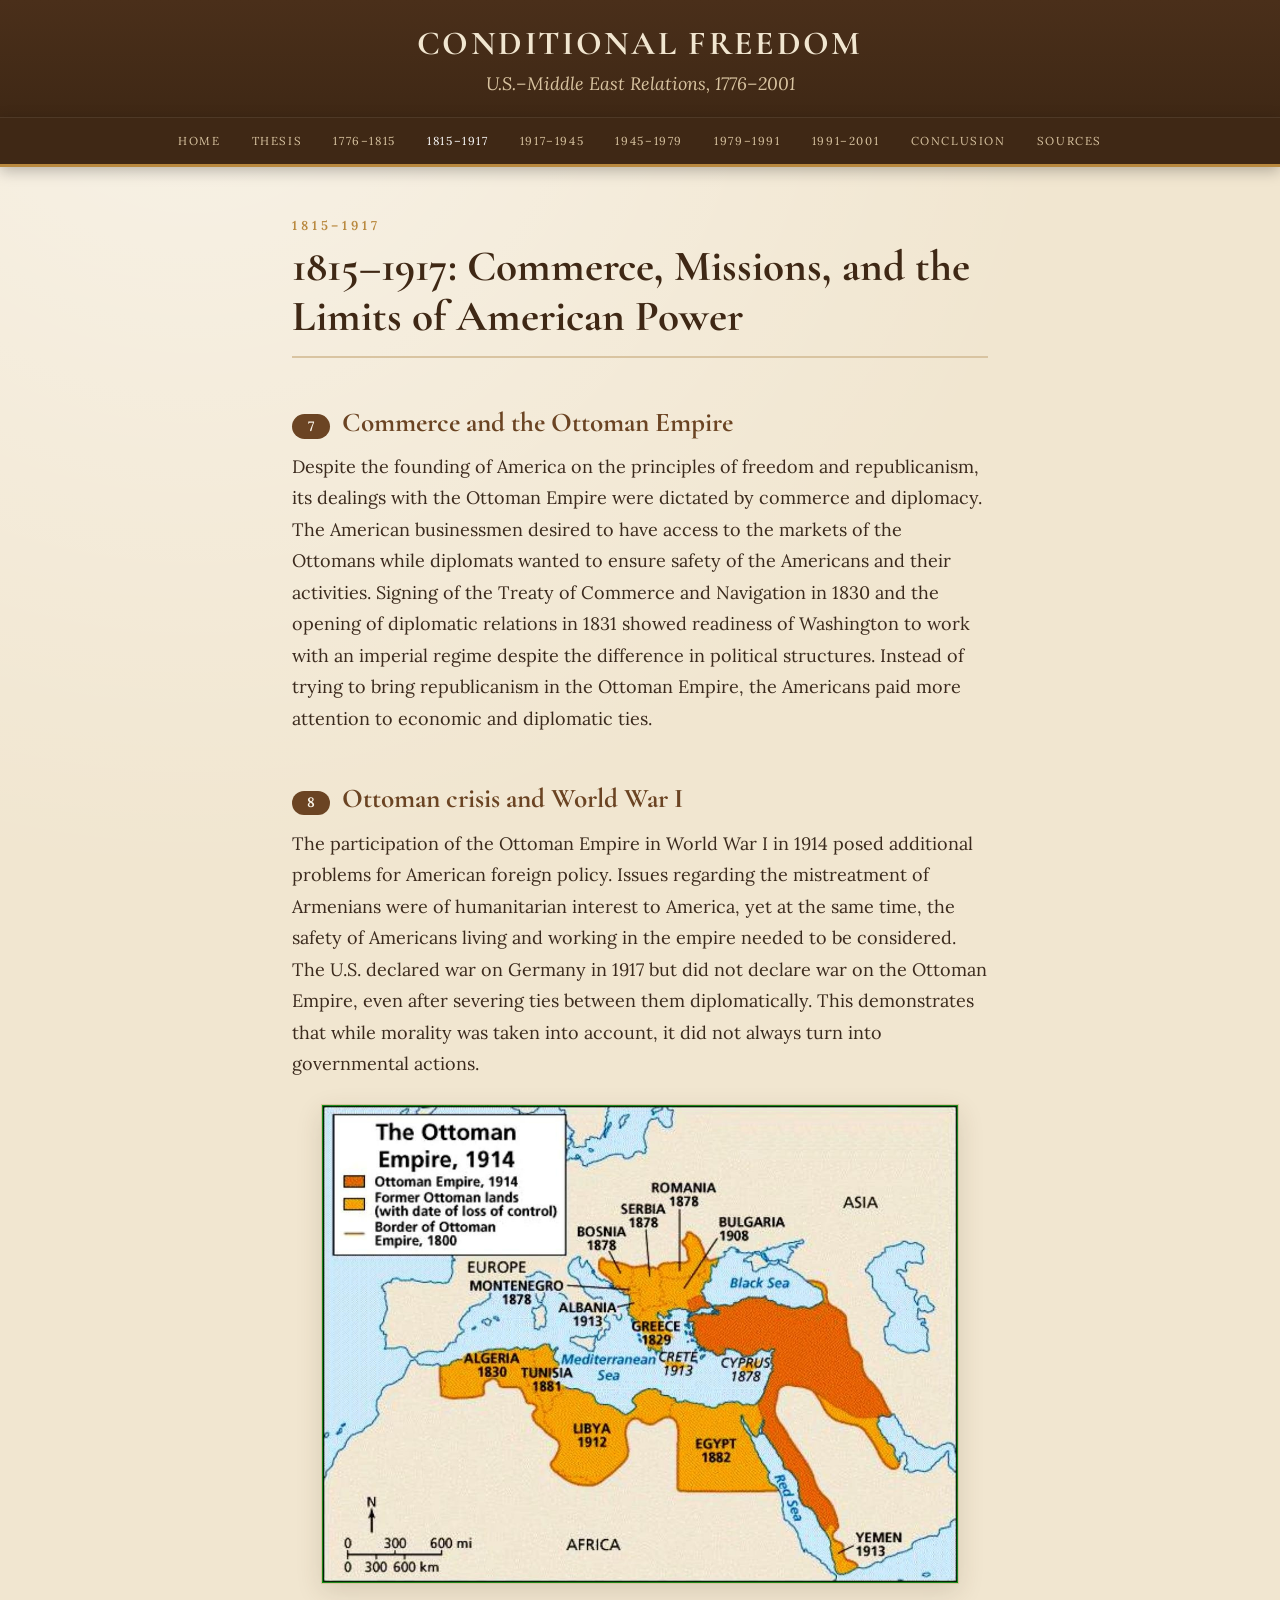
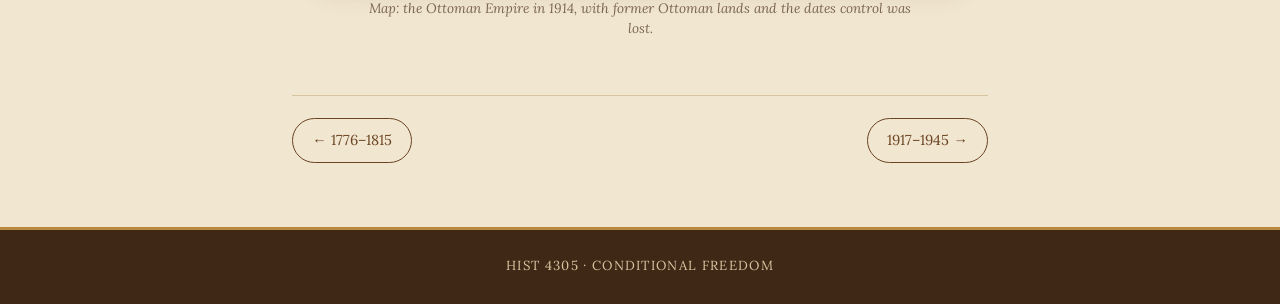
<file: site/ottoman-era.html>
<!doctype html>
<html lang="en">
<head>
  <meta charset="utf-8">
  <meta name="viewport" content="width=device-width, initial-scale=1">
  <title>1815–1917 | Conditional Freedom</title>
  <link rel="preconnect" href="https://fonts.googleapis.com">
  <link rel="preconnect" href="https://fonts.gstatic.com" crossorigin>
  <link href="https://fonts.googleapis.com/css2?family=Cormorant+Garamond:wght@600;700&family=Lora:ital,wght@0,400;0,600;1,400&display=swap" rel="stylesheet">
  <link rel="stylesheet" href="style.css">
  <script>document.documentElement.classList.add("js");</script>
  <script src="script.js" defer></script>
</head>
<body>
  <div id="progress"></div>

  <header>
    <a class="site" href="index.html">Conditional Freedom</a>
    <p class="sub">U.S.–Middle East Relations, 1776–2001</p>
  </header>

  <nav class="topnav" aria-label="Main">
    <ul>
        <li><a href="index.html">Home</a></li>
        <li><a href="thesis.html">Thesis</a></li>
        <li><a href="early-republic.html">1776–1815</a></li>
        <li><a href="ottoman-era.html" class="on">1815–1917</a></li>
        <li><a href="ideals-go-global.html">1917–1945</a></li>
        <li><a href="cold-war.html">1945–1979</a></li>
        <li><a href="gulf-war.html">1979–1991</a></li>
        <li><a href="after-1991.html">1991–2001</a></li>
        <li><a href="conclusion.html">Conclusion</a></li>
        <li><a href="sources.html">Sources</a></li>
    </ul>
  </nav>

  <main>
    <p class="eyebrow">1815–1917</p>
    <h1>1815–1917: Commerce, Missions, and the Limits of American Power</h1>

    <section class="reveal" id="s7">
      <h2><span class="num">7</span>Commerce and the Ottoman Empire</h2>
      <p>Despite the founding of America on the principles of freedom and republicanism, its dealings with the Ottoman Empire were dictated by commerce and diplomacy. The American businessmen desired to have access to the markets of the Ottomans while diplomats wanted to ensure safety of the Americans and their activities. Signing of the Treaty of Commerce and Navigation in 1830 and the opening of diplomatic relations in 1831 showed readiness of Washington to work with an imperial regime despite the difference in political structures. Instead of trying to bring republicanism in the Ottoman Empire, the Americans paid more attention to economic and diplomatic ties.</p>
    </section>

    <section class="reveal" id="s8">
      <h2><span class="num">8</span>Ottoman crisis and World War I</h2>
      <p>The participation of the Ottoman Empire in World War I in 1914 posed additional problems for American foreign policy. Issues regarding the mistreatment of Armenians were of humanitarian interest to America, yet at the same time, the safety of Americans living and working in the empire needed to be considered. The U.S. declared war on Germany in 1917 but did not declare war on the Ottoman Empire, even after severing ties between them diplomatically. This demonstrates that while morality was taken into account, it did not always turn into governmental actions.</p>
      <figure>
        <img src="images/ottoman-empire-1914.jpg" alt="Map of the Ottoman Empire in 1914 and its former lands with dates of lost control">
        <figcaption>Map: the Ottoman Empire in 1914, with former Ottoman lands and the dates control was lost.</figcaption>
      </figure>
    </section>

  
    <div class="pager">
      <span><a href="early-republic.html">&larr; 1776–1815</a></span>
      <span><a href="ideals-go-global.html">1917–1945 &rarr;</a></span>
    </div>
  </main>

  <footer>HIST 4305 &middot; Conditional Freedom</footer>
</body>
</html>
</file>
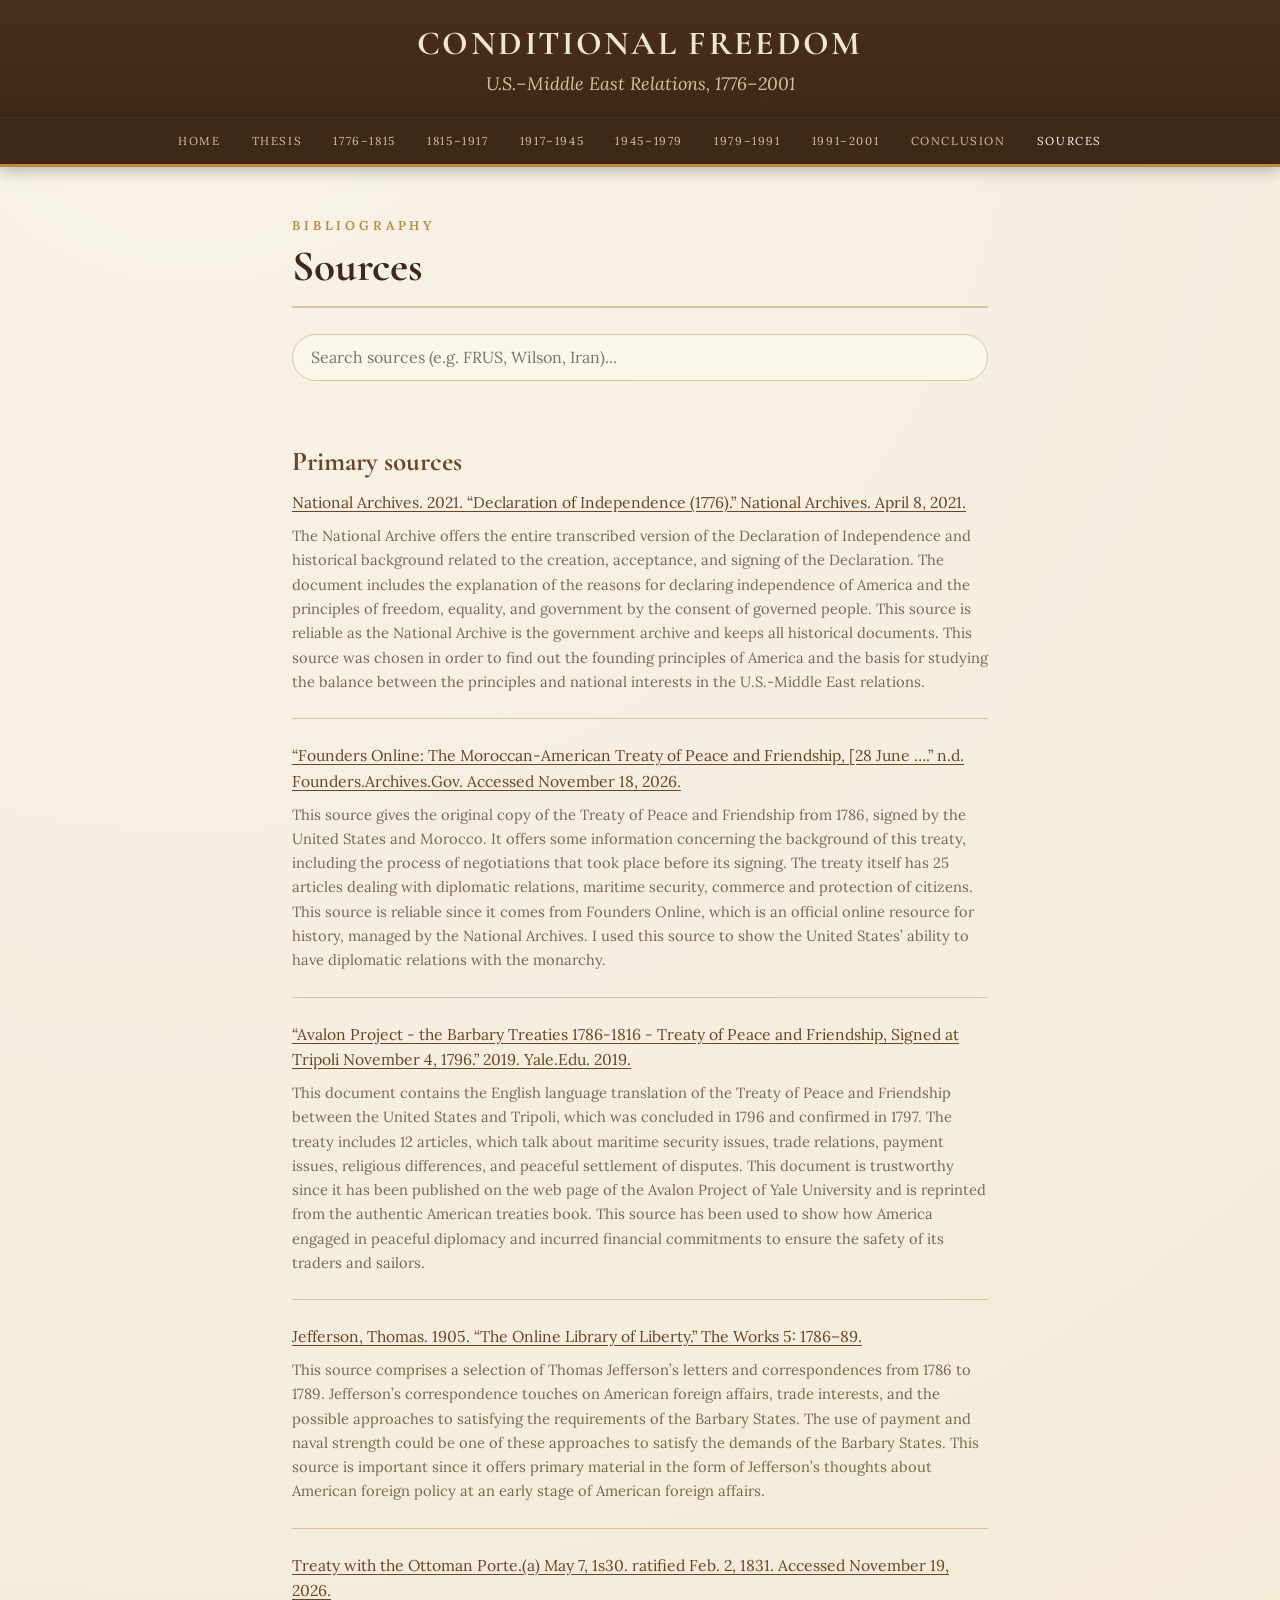
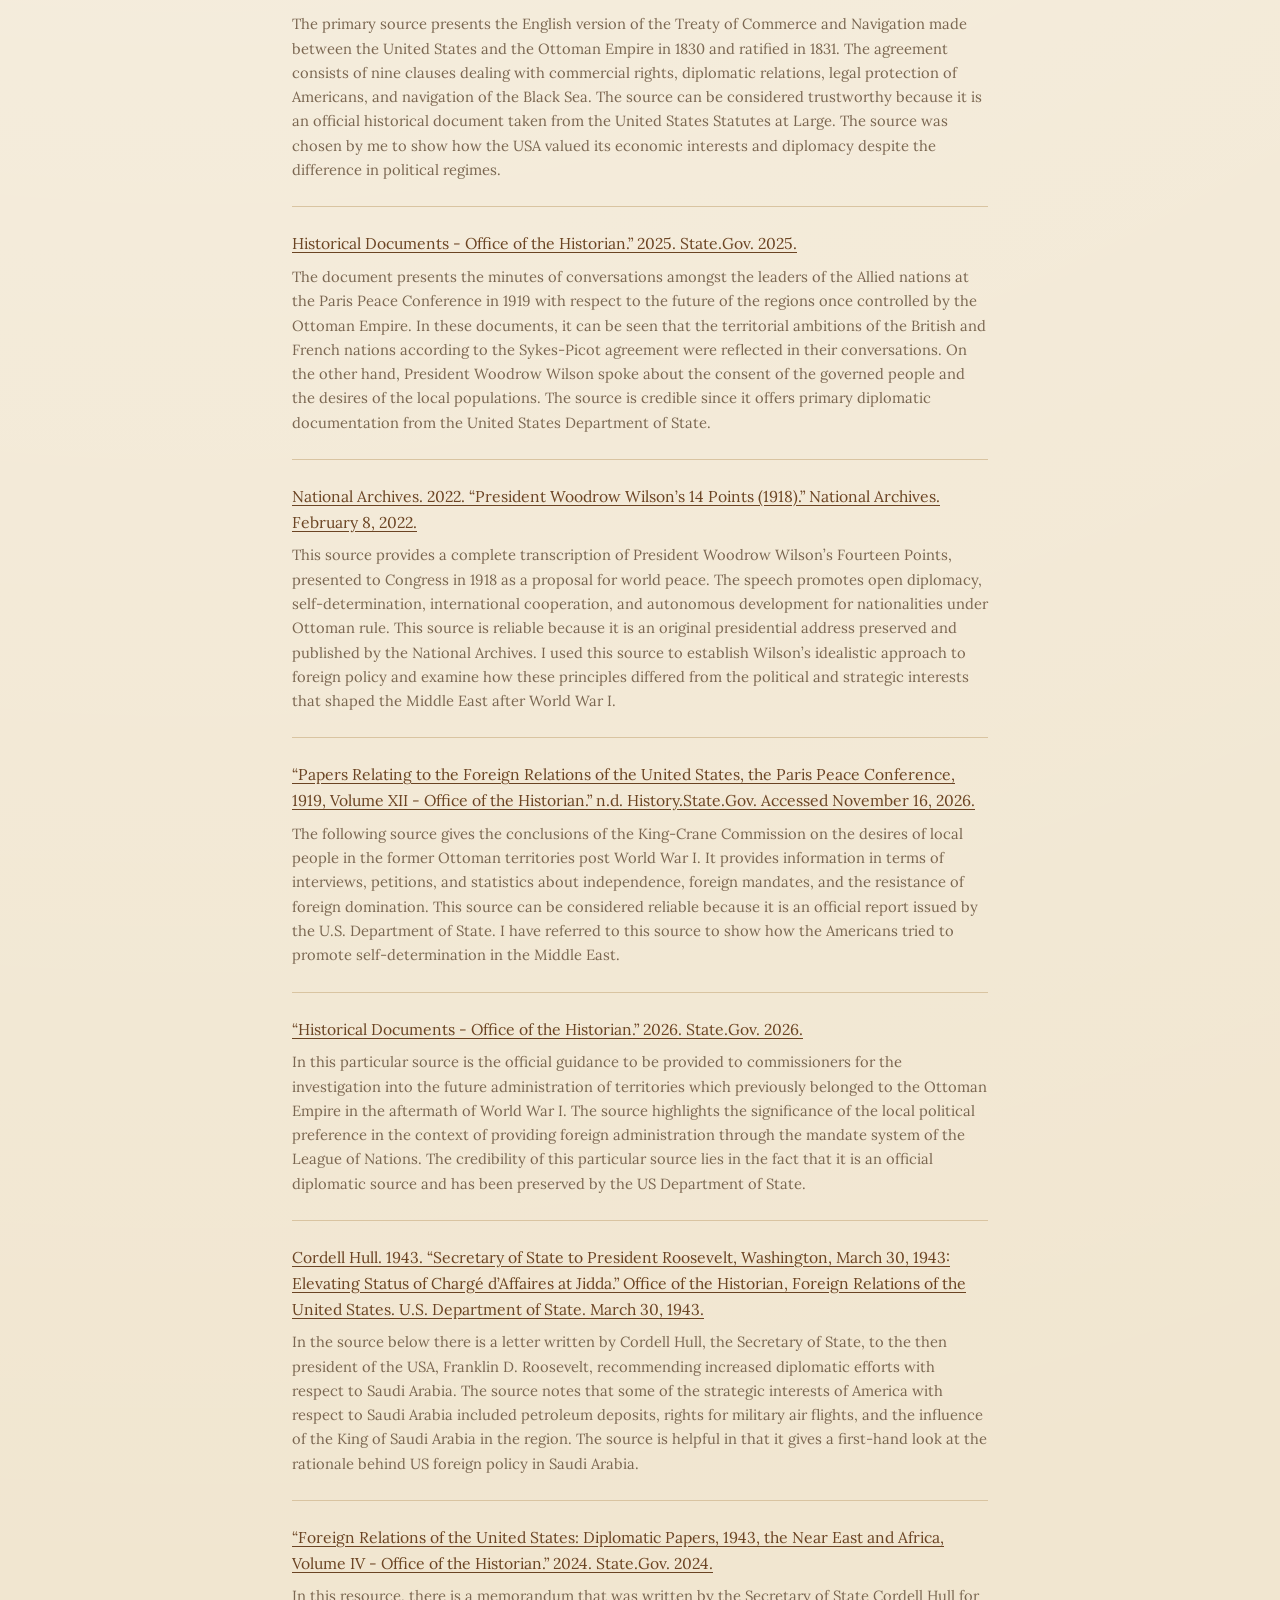
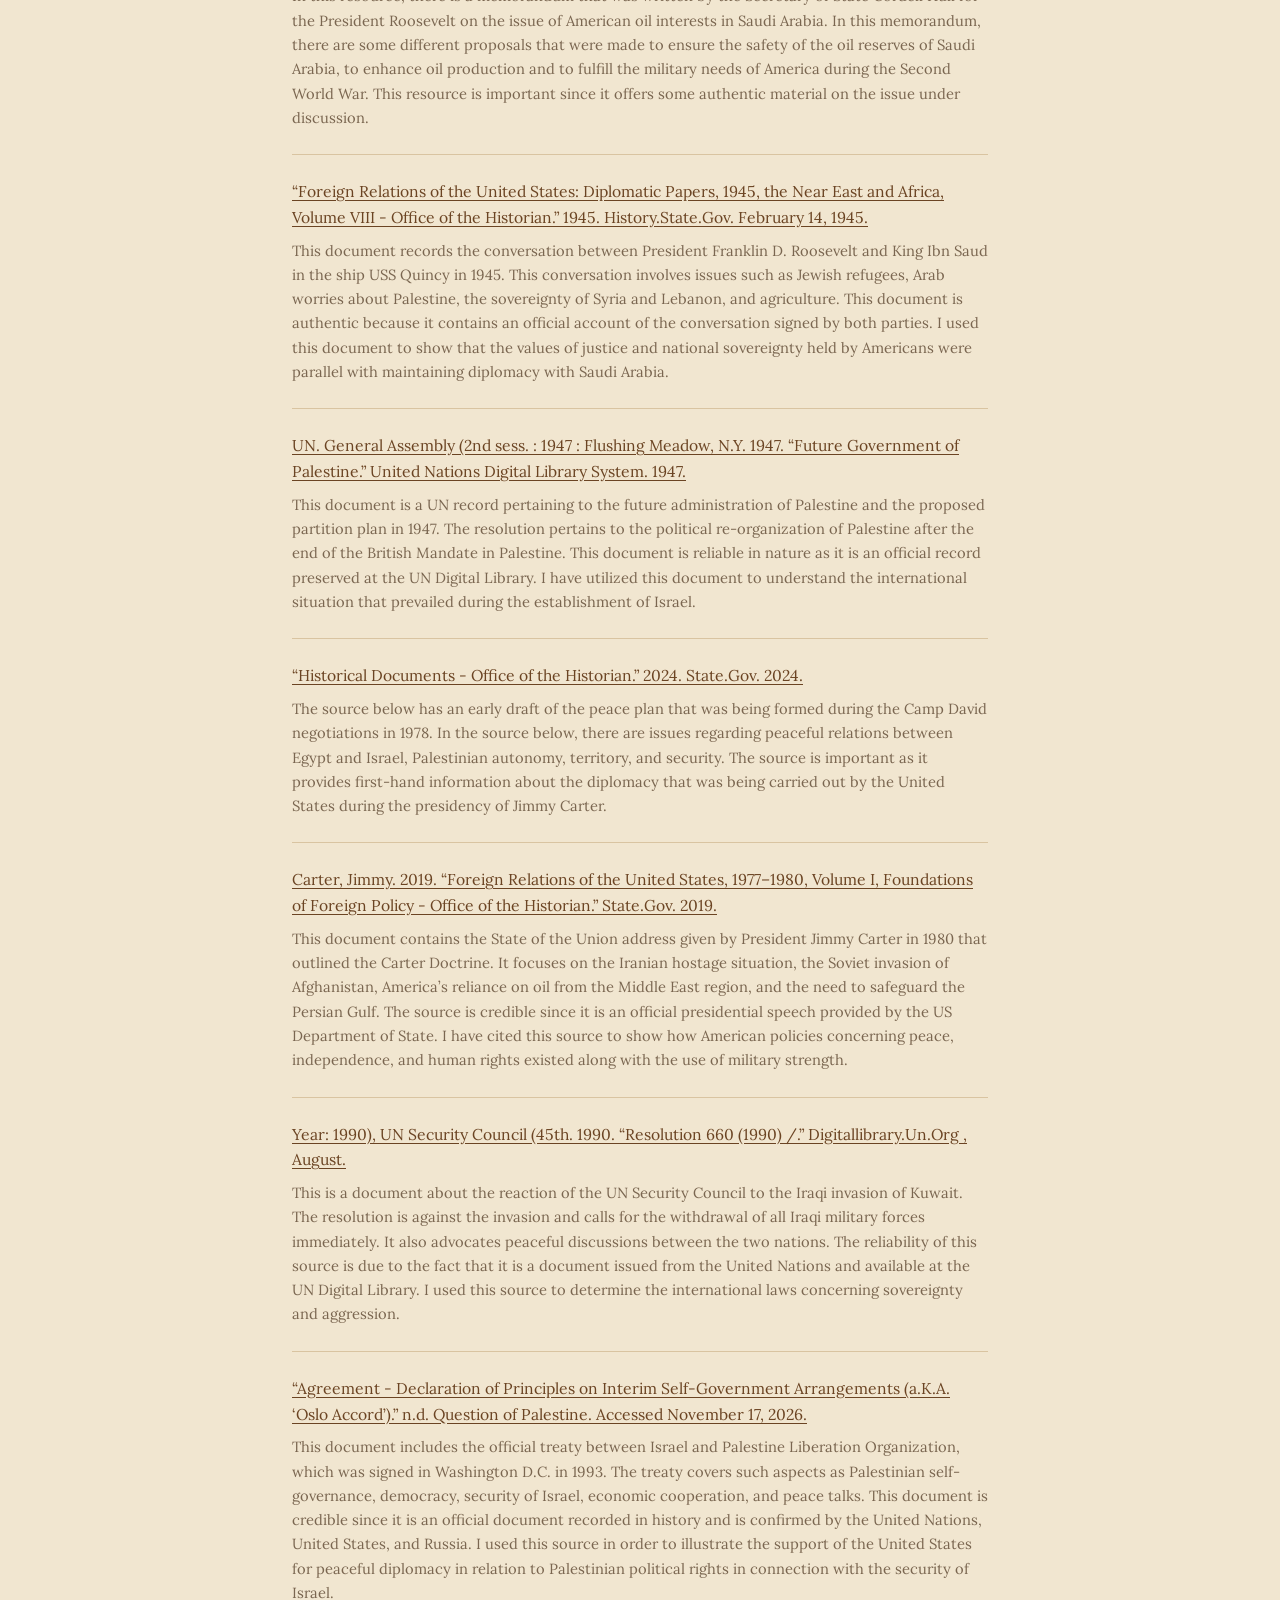
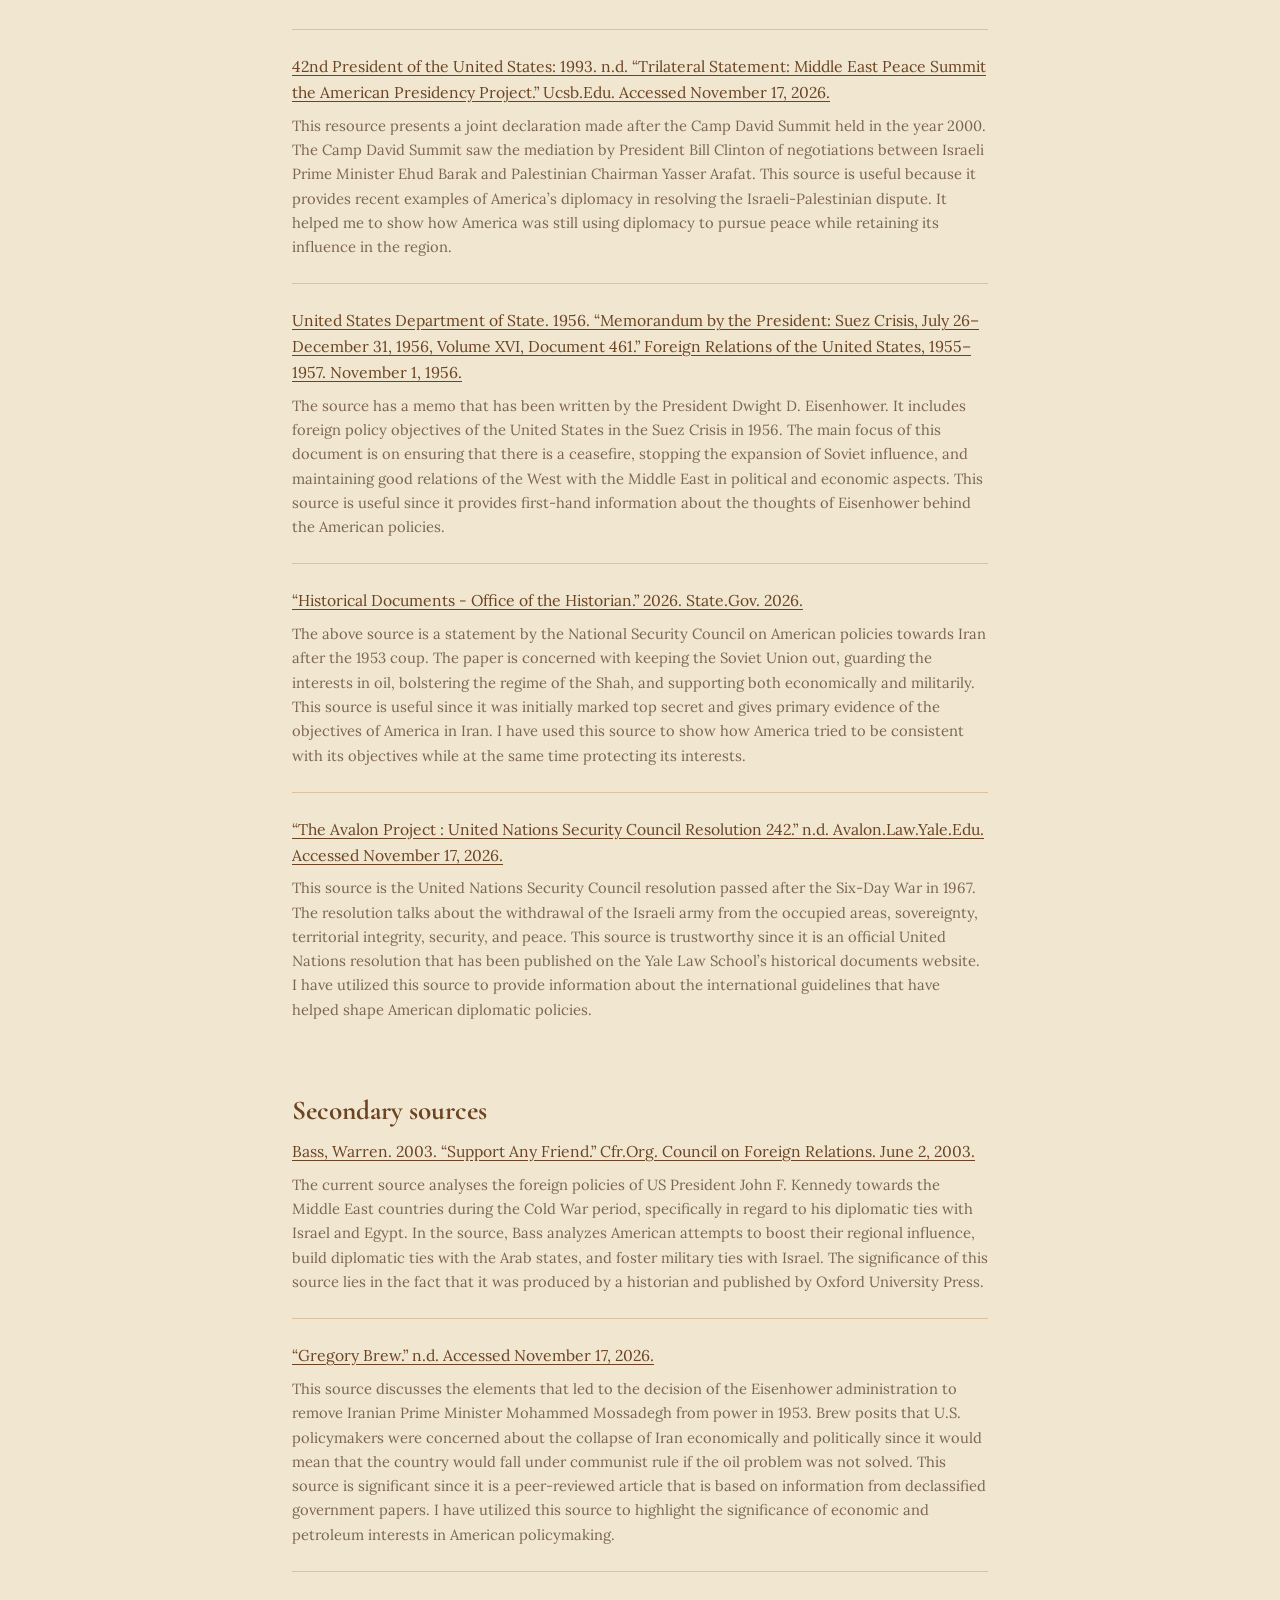
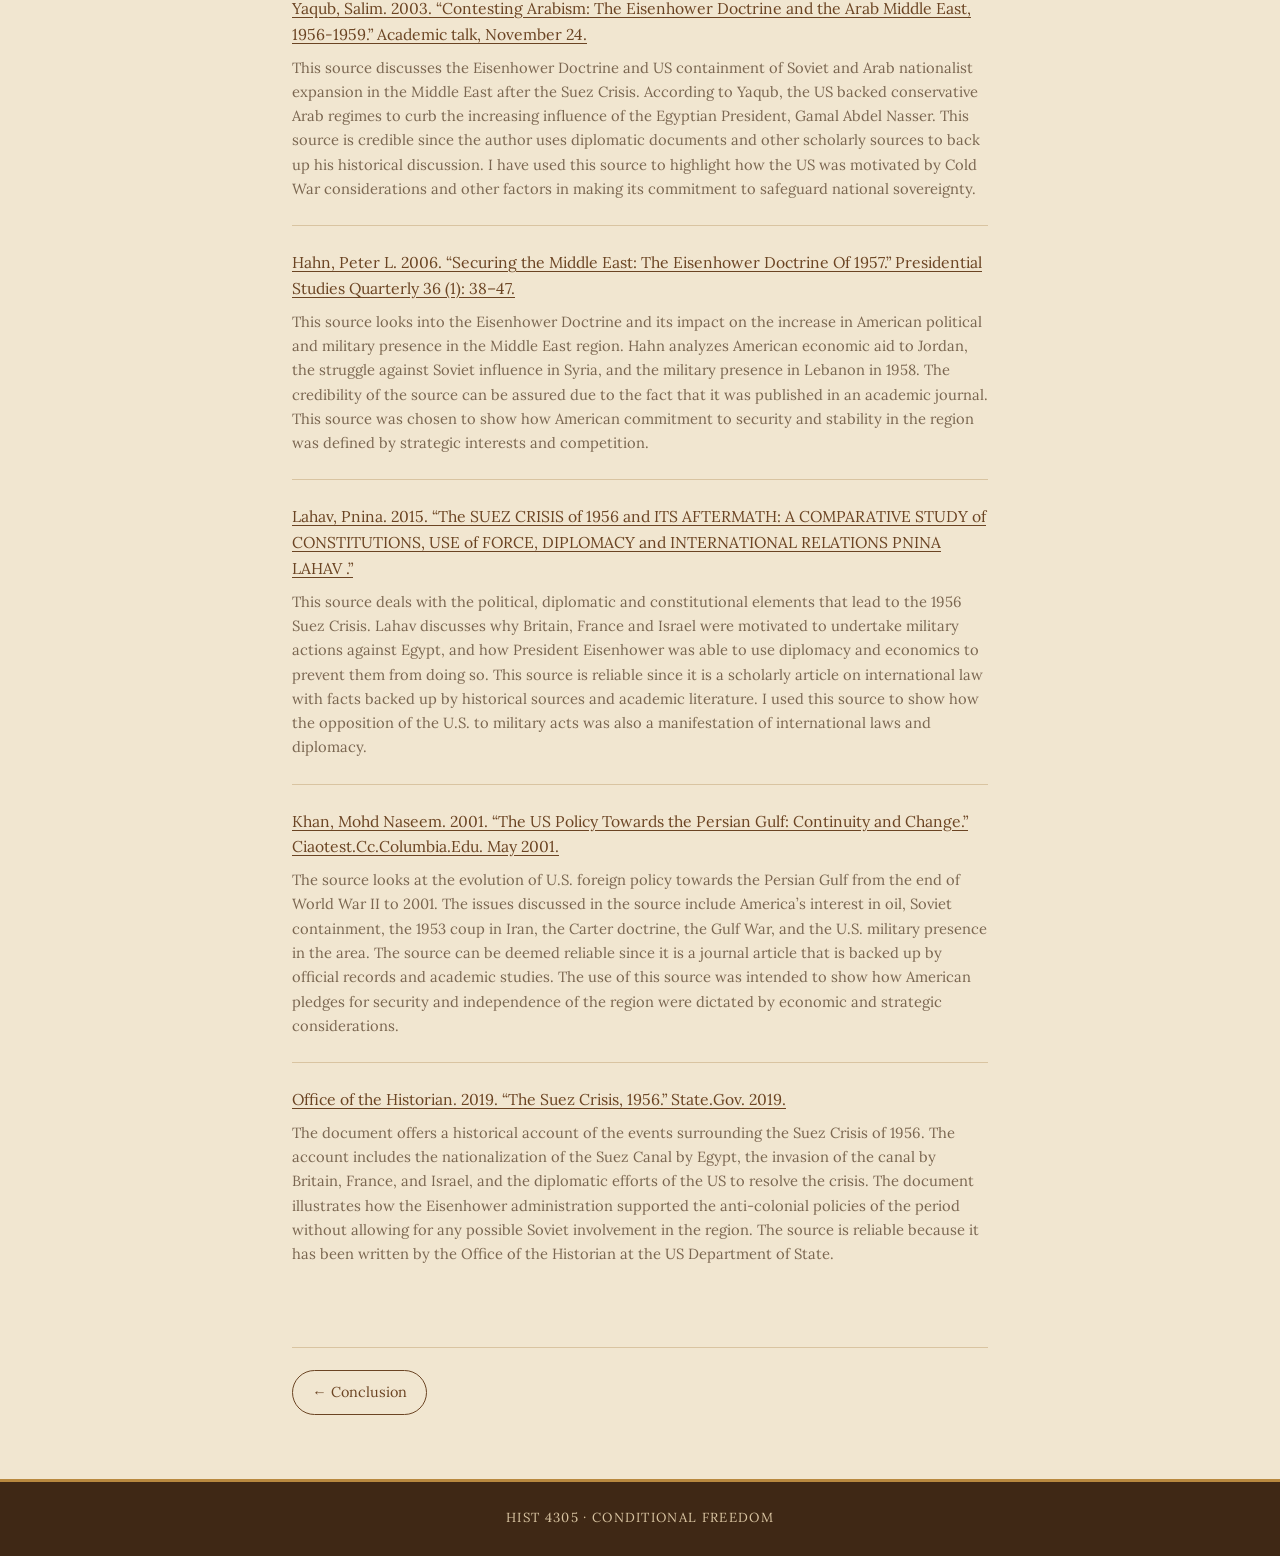
<file: site/sources.html>
<!doctype html>
<html lang="en">
<head>
  <meta charset="utf-8">
  <meta name="viewport" content="width=device-width, initial-scale=1">
  <title>Sources | Conditional Freedom</title>
  <link rel="preconnect" href="https://fonts.googleapis.com">
  <link rel="preconnect" href="https://fonts.gstatic.com" crossorigin>
  <link href="https://fonts.googleapis.com/css2?family=Cormorant+Garamond:wght@600;700&family=Lora:ital,wght@0,400;0,600;1,400&display=swap" rel="stylesheet">
  <link rel="stylesheet" href="style.css">
  <script>document.documentElement.classList.add("js");</script>
  <script src="script.js" defer></script>
</head>
<body>
  <div id="progress"></div>

  <header>
    <a class="site" href="index.html">Conditional Freedom</a>
    <p class="sub">U.S.–Middle East Relations, 1776–2001</p>
  </header>

  <nav class="topnav" aria-label="Main">
    <ul>
        <li><a href="index.html">Home</a></li>
        <li><a href="thesis.html">Thesis</a></li>
        <li><a href="early-republic.html">1776–1815</a></li>
        <li><a href="ottoman-era.html">1815–1917</a></li>
        <li><a href="ideals-go-global.html">1917–1945</a></li>
        <li><a href="cold-war.html">1945–1979</a></li>
        <li><a href="gulf-war.html">1979–1991</a></li>
        <li><a href="after-1991.html">1991–2001</a></li>
        <li><a href="conclusion.html">Conclusion</a></li>
        <li><a href="sources.html" class="on">Sources</a></li>
    </ul>
  </nav>

  <main>
    <p class="eyebrow">Bibliography</p>
    <h1>Sources</h1>
    <input id="filter" class="search" type="search" placeholder="Search sources (e.g. FRUS, Wilson, Iran)..." aria-label="Search sources">
    <p id="nomatch" class="note" hidden>No sources match your search.</p>

    <h2 class="plain">Primary sources</h2>
    <ul class="src bib">
      <li>
        <a href="https://www.archives.gov/milestone-documents/declaration-of-independence" target="_blank" rel="noopener noreferrer">National Archives. 2021. “Declaration of Independence (1776).” National Archives. April 8, 2021.</a>
        <span class="annot">The National Archive offers the entire transcribed version of the Declaration of Independence and historical background related to the creation, acceptance, and signing of the Declaration. The document includes the explanation of the reasons for declaring independence of America and the principles of freedom, equality, and government by the consent of governed people. This source is reliable as the National Archive is the government archive and keeps all historical documents. This source was chosen in order to find out the founding principles of America and the basis for studying the balance between the principles and national interests in the U.S.-Middle East relations.</span>
      </li>
      <li>
        <a href="https://founders.archives.gov/documents/Adams/06-18-02-0196" target="_blank" rel="noopener noreferrer">“Founders Online: The Moroccan-American Treaty of Peace and Friendship, [28 June ….” n.d. Founders.Archives.Gov. Accessed November 18, 2026.</a>
        <span class="annot">This source gives the original copy of the Treaty of Peace and Friendship from 1786, signed by the United States and Morocco. It offers some information concerning the background of this treaty, including the process of negotiations that took place before its signing. The treaty itself has 25 articles dealing with diplomatic relations, maritime security, commerce and protection of citizens. This source is reliable since it comes from Founders Online, which is an official online resource for history, managed by the National Archives. I used this source to show the United States’ ability to have diplomatic relations with the monarchy.</span>
      </li>
      <li>
        <a href="https://avalon.law.yale.edu/18th_century/bar1796t.asp" target="_blank" rel="noopener noreferrer">“Avalon Project - the Barbary Treaties 1786-1816 - Treaty of Peace and Friendship, Signed at Tripoli November 4, 1796.” 2019. Yale.Edu. 2019.</a>
        <span class="annot">This document contains the English language translation of the Treaty of Peace and Friendship between the United States and Tripoli, which was concluded in 1796 and confirmed in 1797. The treaty includes 12 articles, which talk about maritime security issues, trade relations, payment issues, religious differences, and peaceful settlement of disputes. This document is trustworthy since it has been published on the web page of the Avalon Project of Yale University and is reprinted from the authentic American treaties book. This source has been used to show how America engaged in peaceful diplomacy and incurred financial commitments to ensure the safety of its traders and sailors.</span>
      </li>
      <li>
        <a href="https://oll-resources.s3.us-east-2.amazonaws.com/oll3/store/titles/802/Jefferson_0054-05_EBk_v6.0.pdf" target="_blank" rel="noopener noreferrer">Jefferson, Thomas. 1905. “The Online Library of Liberty.” The Works 5: 1786–89.</a>
        <span class="annot">This source comprises a selection of Thomas Jefferson’s letters and correspondences from 1786 to 1789. Jefferson’s correspondence touches on American foreign affairs, trade interests, and the possible approaches to satisfying the requirements of the Barbary States. The use of payment and naval strength could be one of these approaches to satisfy the demands of the Barbary States. This source is important since it offers primary material in the form of Jefferson’s thoughts about American foreign policy at an early stage of American foreign affairs.</span>
      </li>
      <li>
        <a href="https://www.govinfo.gov/content/pkg/STATUTE-8/pdf/STATUTE-8-Pg408.pdf#page=1" target="_blank" rel="noopener noreferrer">Treaty with the Ottoman Porte.(a) May 7, 1s30. ratified Feb. 2, 1831. Accessed November 19, 2026.</a>
        <span class="annot">The primary source presents the English version of the Treaty of Commerce and Navigation made between the United States and the Ottoman Empire in 1830 and ratified in 1831. The agreement consists of nine clauses dealing with commercial rights, diplomatic relations, legal protection of Americans, and navigation of the Black Sea. The source can be considered trustworthy because it is an official historical document taken from the United States Statutes at Large. The source was chosen by me to show how the USA valued its economic interests and diplomacy despite the difference in political regimes.</span>
      </li>
      <li>
        <a href="https://history.state.gov/historicaldocuments/frus1919Parisv05/d1" target="_blank" rel="noopener noreferrer">Historical Documents - Office of the Historian.” 2025. State.Gov. 2025.</a>
        <span class="annot">The document presents the minutes of conversations amongst the leaders of the Allied nations at the Paris Peace Conference in 1919 with respect to the future of the regions once controlled by the Ottoman Empire. In these documents, it can be seen that the territorial ambitions of the British and French nations according to the Sykes-Picot agreement were reflected in their conversations. On the other hand, President Woodrow Wilson spoke about the consent of the governed people and the desires of the local populations. The source is credible since it offers primary diplomatic documentation from the United States Department of State.</span>
      </li>
      <li>
        <a href="https://www.archives.gov/milestone-documents/president-woodrow-wilsons-14-points" target="_blank" rel="noopener noreferrer">National Archives. 2022. “President Woodrow Wilson’s 14 Points (1918).” National Archives. February 8, 2022.</a>
        <span class="annot">This source provides a complete transcription of President Woodrow Wilson’s Fourteen Points, presented to Congress in 1918 as a proposal for world peace. The speech promotes open diplomacy, self-determination, international cooperation, and autonomous development for nationalities under Ottoman rule. This source is reliable because it is an original presidential address preserved and published by the National Archives. I used this source to establish Wilson’s idealistic approach to foreign policy and examine how these principles differed from the political and strategic interests that shaped the Middle East after World War I.</span>
      </li>
      <li>
        <a href="https://history.state.gov/historicaldocuments/frus1919Parisv12/d380" target="_blank" rel="noopener noreferrer">“Papers Relating to the Foreign Relations of the United States, the Paris Peace Conference, 1919, Volume XII - Office of the Historian.” n.d. History.State.Gov. Accessed November 16, 2026.</a>
        <span class="annot">The following source gives the conclusions of the King-Crane Commission on the desires of local people in the former Ottoman territories post World War I. It provides information in terms of interviews, petitions, and statistics about independence, foreign mandates, and the resistance of foreign domination. This source can be considered reliable because it is an official report issued by the U.S. Department of State. I have referred to this source to show how the Americans tried to promote self-determination in the Middle East.</span>
      </li>
      <li>
        <a href="https://history.state.gov/historicaldocuments/frus1919Parisv12/d375" target="_blank" rel="noopener noreferrer">“Historical Documents - Office of the Historian.” 2026. State.Gov. 2026.</a>
        <span class="annot">In this particular source is the official guidance to be provided to commissioners for the investigation into the future administration of territories which previously belonged to the Ottoman Empire in the aftermath of World War I. The source highlights the significance of the local political preference in the context of providing foreign administration through the mandate system of the League of Nations. The credibility of this particular source lies in the fact that it is an official diplomatic source and has been preserved by the US Department of State.</span>
      </li>
      <li>
        <a href="https://history.state.gov/historicaldocuments/frus1943v04/d864" target="_blank" rel="noopener noreferrer">Cordell Hull. 1943. “Secretary of State to President Roosevelt, Washington, March 30, 1943: Elevating Status of Chargé d’Affaires at Jidda.” Office of the Historian, Foreign Relations of the United States. U.S. Department of State. March 30, 1943.</a>
        <span class="annot">In the source below there is a letter written by Cordell Hull, the Secretary of State, to the then president of the USA, Franklin D. Roosevelt, recommending increased diplomatic efforts with respect to Saudi Arabia. The source notes that some of the strategic interests of America with respect to Saudi Arabia included petroleum deposits, rights for military air flights, and the influence of the King of Saudi Arabia in the region. The source is helpful in that it gives a first-hand look at the rationale behind US foreign policy in Saudi Arabia.</span>
      </li>
      <li>
        <a href="https://history.state.gov/historicaldocuments/frus1943v04/d992" target="_blank" rel="noopener noreferrer">“Foreign Relations of the United States: Diplomatic Papers, 1943, the Near East and Africa, Volume IV - Office of the Historian.” 2024. State.Gov. 2024.</a>
        <span class="annot">In this resource, there is a memorandum that was written by the Secretary of State Cordell Hull for the President Roosevelt on the issue of American oil interests in Saudi Arabia. In this memorandum, there are some different proposals that were made to ensure the safety of the oil reserves of Saudi Arabia, to enhance oil production and to fulfill the military needs of America during the Second World War. This resource is important since it offers some authentic material on the issue under discussion.</span>
      </li>
      <li>
        <a href="https://history.state.gov/historicaldocuments/frus1945v08/d2" target="_blank" rel="noopener noreferrer">“Foreign Relations of the United States: Diplomatic Papers, 1945, the Near East and Africa, Volume VIII - Office of the Historian.” 1945. History.State.Gov. February 14, 1945.</a>
        <span class="annot">This document records the conversation between President Franklin D. Roosevelt and King Ibn Saud in the ship USS Quincy in 1945. This conversation involves issues such as Jewish refugees, Arab worries about Palestine, the sovereignty of Syria and Lebanon, and agriculture. This document is authentic because it contains an official account of the conversation signed by both parties. I used this document to show that the values of justice and national sovereignty held by Americans were parallel with maintaining diplomacy with Saudi Arabia.</span>
      </li>
      <li>
        <a href="https://digitallibrary.un.org/record/667161?v=pdf" target="_blank" rel="noopener noreferrer">UN. General Assembly (2nd sess. : 1947 : Flushing Meadow, N.Y. 1947. “Future Government of Palestine.” United Nations Digital Library System. 1947.</a>
        <span class="annot">This document is a UN record pertaining to the future administration of Palestine and the proposed partition plan in 1947. The resolution pertains to the political re-organization of Palestine after the end of the British Mandate in Palestine. This document is reliable in nature as it is an official record preserved at the UN Digital Library. I have utilized this document to understand the international situation that prevailed during the establishment of Israel.</span>
      </li>
      <li>
        <a href="https://history.state.gov/historicaldocuments/frus1977-80v09Ed2/d40" target="_blank" rel="noopener noreferrer">“Historical Documents - Office of the Historian.” 2024. State.Gov. 2024.</a>
        <span class="annot">The source below has an early draft of the peace plan that was being formed during the Camp David negotiations in 1978. In the source below, there are issues regarding peaceful relations between Egypt and Israel, Palestinian autonomy, territory, and security. The source is important as it provides first-hand information about the diplomacy that was being carried out by the United States during the presidency of Jimmy Carter.</span>
      </li>
      <li>
        <a href="https://history.state.gov/historicaldocuments/frus1977-80v01/d138" target="_blank" rel="noopener noreferrer">Carter, Jimmy. 2019. “Foreign Relations of the United States, 1977–1980, Volume I, Foundations of Foreign Policy - Office of the Historian.” State.Gov. 2019.</a>
        <span class="annot">This document contains the State of the Union address given by President Jimmy Carter in 1980 that outlined the Carter Doctrine. It focuses on the Iranian hostage situation, the Soviet invasion of Afghanistan, America’s reliance on oil from the Middle East region, and the need to safeguard the Persian Gulf. The source is credible since it is an official presidential speech provided by the US Department of State. I have cited this source to show how American policies concerning peace, independence, and human rights existed along with the use of military strength.</span>
      </li>
      <li>
        <a href="https://digitallibrary.un.org/record/94220" target="_blank" rel="noopener noreferrer">Year: 1990), UN Security Council (45th. 1990. “Resolution 660 (1990) /.” Digitallibrary.Un.Org , August.</a>
        <span class="annot">This is a document about the reaction of the UN Security Council to the Iraqi invasion of Kuwait. The resolution is against the invasion and calls for the withdrawal of all Iraqi military forces immediately. It also advocates peaceful discussions between the two nations. The reliability of this source is due to the fact that it is a document issued from the United Nations and available at the UN Digital Library. I used this source to determine the international laws concerning sovereignty and aggression.</span>
      </li>
      <li>
        <a href="https://www.un.org/unispal/document/auto-insert-180015/" target="_blank" rel="noopener noreferrer">“Agreement - Declaration of Principles on Interim Self-Government Arrangements (a.K.A. ‘Oslo Accord’).” n.d. Question of Palestine. Accessed November 17, 2026.</a>
        <span class="annot">This document includes the official treaty between Israel and Palestine Liberation Organization, which was signed in Washington D.C. in 1993. The treaty covers such aspects as Palestinian self-governance, democracy, security of Israel, economic cooperation, and peace talks. This document is credible since it is an official document recorded in history and is confirmed by the United Nations, United States, and Russia. I used this source in order to illustrate the support of the United States for peaceful diplomacy in relation to Palestinian political rights in connection with the security of Israel.</span>
      </li>
      <li>
        <a href="https://www.presidency.ucsb.edu/documents/trilateral-statement-middle-east-peace-summit" target="_blank" rel="noopener noreferrer">42nd President of the United States: 1993. n.d. “Trilateral Statement: Middle East Peace Summit the American Presidency Project.” Ucsb.Edu. Accessed November 17, 2026.</a>
        <span class="annot">This resource presents a joint declaration made after the Camp David Summit held in the year 2000. The Camp David Summit saw the mediation by President Bill Clinton of negotiations between Israeli Prime Minister Ehud Barak and Palestinian Chairman Yasser Arafat. This source is useful because it provides recent examples of America’s diplomacy in resolving the Israeli-Palestinian dispute. It helped me to show how America was still using diplomacy to pursue peace while retaining its influence in the region.</span>
      </li>
      <li>
        <a href="https://history.state.gov/historicaldocuments/frus1955-57v16/d461" target="_blank" rel="noopener noreferrer">United States Department of State. 1956. “Memorandum by the President: Suez Crisis, July 26–December 31, 1956, Volume XVI, Document 461.” Foreign Relations of the United States, 1955–1957. November 1, 1956.</a>
        <span class="annot">The source has a memo that has been written by the President Dwight D. Eisenhower. It includes foreign policy objectives of the United States in the Suez Crisis in 1956. The main focus of this document is on ensuring that there is a ceasefire, stopping the expansion of Soviet influence, and maintaining good relations of the West with the Middle East in political and economic aspects. This source is useful since it provides first-hand information about the thoughts of Eisenhower behind the American policies.</span>
      </li>
      <li>
        <a href="https://history.state.gov/historicaldocuments/frus1951-54Iran/d355" target="_blank" rel="noopener noreferrer">“Historical Documents - Office of the Historian.” 2026. State.Gov. 2026.</a>
        <span class="annot">The above source is a statement by the National Security Council on American policies towards Iran after the 1953 coup. The paper is concerned with keeping the Soviet Union out, guarding the interests in oil, bolstering the regime of the Shah, and supporting both economically and militarily. This source is useful since it was initially marked top secret and gives primary evidence of the objectives of America in Iran. I have used this source to show how America tried to be consistent with its objectives while at the same time protecting its interests.</span>
      </li>
      <li>
        <a href="https://avalon.law.yale.edu/20th_century/un242.asp" target="_blank" rel="noopener noreferrer">“The Avalon Project : United Nations Security Council Resolution 242.” n.d. Avalon.Law.Yale.Edu. Accessed November 17, 2026.</a>
        <span class="annot">This source is the United Nations Security Council resolution passed after the Six-Day War in 1967. The resolution talks about the withdrawal of the Israeli army from the occupied areas, sovereignty, territorial integrity, security, and peace. This source is trustworthy since it is an official United Nations resolution that has been published on the Yale Law School’s historical documents website. I have utilized this source to provide information about the international guidelines that have helped shape American diplomatic policies.</span>
      </li>
    </ul>

    <h2 class="plain">Secondary sources</h2>
    <ul class="src bib">
      <li>
        <a href="https://www.cfr.org/books/support-any-friend" target="_blank" rel="noopener noreferrer">Bass, Warren. 2003. “Support Any Friend.” Cfr.Org. Council on Foreign Relations. June 2, 2003.</a>
        <span class="annot">The current source analyses the foreign policies of US President John F. Kennedy towards the Middle East countries during the Cold War period, specifically in regard to his diplomatic ties with Israel and Egypt. In the source, Bass analyzes American attempts to boost their regional influence, build diplomatic ties with the Arab states, and foster military ties with Israel. The significance of this source lies in the fact that it was produced by a historian and published by Oxford University Press.</span>
      </li>
      <li>
        <a href="https://tnsr.org/wp-content/uploads/2019/11/Brew_TNSR-Vol-2-Issue-4.pdf" target="_blank" rel="noopener noreferrer">“Gregory Brew.” n.d. Accessed November 17, 2026.</a>
        <span class="annot">This source discusses the elements that led to the decision of the Eisenhower administration to remove Iranian Prime Minister Mohammed Mossadegh from power in 1953. Brew posits that U.S. policymakers were concerned about the collapse of Iran economically and politically since it would mean that the country would fall under communist rule if the oil problem was not solved. This source is significant since it is a peer-reviewed article that is based on information from declassified government papers. I have utilized this source to highlight the significance of economic and petroleum interests in American policymaking.</span>
      </li>
      <li>
        <a href="https://www.files.ethz.ch/isn/128811/MESV3-9.pdf" target="_blank" rel="noopener noreferrer">Yaqub, Salim. 2003. “Contesting Arabism: The Eisenhower Doctrine and the Arab Middle East, 1956-1959.” Academic talk, November 24.</a>
        <span class="annot">This source discusses the Eisenhower Doctrine and US containment of Soviet and Arab nationalist expansion in the Middle East after the Suez Crisis. According to Yaqub, the US backed conservative Arab regimes to curb the increasing influence of the Egyptian President, Gamal Abdel Nasser. This source is credible since the author uses diplomatic documents and other scholarly sources to back up his historical discussion. I have used this source to highlight how the US was motivated by Cold War considerations and other factors in making its commitment to safeguard national sovereignty.</span>
      </li>
      <li>
        <a href="https://doi.org/10.1111/j.1741-5705.2006.00285.x" target="_blank" rel="noopener noreferrer">Hahn, Peter L. 2006. “Securing the Middle East: The Eisenhower Doctrine Of 1957.” Presidential Studies Quarterly 36 (1): 38–47.</a>
        <span class="annot">This source looks into the Eisenhower Doctrine and its impact on the increase in American political and military presence in the Middle East region. Hahn analyzes American economic aid to Jordan, the struggle against Soviet influence in Syria, and the military presence in Lebanon in 1958. The credibility of the source can be assured due to the fact that it was published in an academic journal. This source was chosen to show how American commitment to security and stability in the region was defined by strategic interests and competition.</span>
      </li>
      <li>
        <a href="https://www.bu.edu/bulawreview/files/2015/07/LAHAV.pdf" target="_blank" rel="noopener noreferrer">Lahav, Pnina. 2015. “The SUEZ CRISIS of 1956 and ITS AFTERMATH: A COMPARATIVE STUDY of CONSTITUTIONS, USE of FORCE, DIPLOMACY and INTERNATIONAL RELATIONS PNINA LAHAV .”</a>
        <span class="annot">This source deals with the political, diplomatic and constitutional elements that lead to the 1956 Suez Crisis. Lahav discusses why Britain, France and Israel were motivated to undertake military actions against Egypt, and how President Eisenhower was able to use diplomacy and economics to prevent them from doing so. This source is reliable since it is a scholarly article on international law with facts backed up by historical sources and academic literature. I used this source to show how the opposition of the U.S. to military acts was also a manifestation of international laws and diplomacy.</span>
      </li>
      <li>
        <a href="https://ciaotest.cc.columbia.edu/olj/sa/sa_may01khm01.html" target="_blank" rel="noopener noreferrer">Khan, Mohd Naseem. 2001. “The US Policy Towards the Persian Gulf: Continuity and Change.” Ciaotest.Cc.Columbia.Edu. May 2001.</a>
        <span class="annot">The source looks at the evolution of U.S. foreign policy towards the Persian Gulf from the end of World War II to 2001. The issues discussed in the source include America’s interest in oil, Soviet containment, the 1953 coup in Iran, the Carter doctrine, the Gulf War, and the U.S. military presence in the area. The source can be deemed reliable since it is a journal article that is backed up by official records and academic studies. The use of this source was intended to show how American pledges for security and independence of the region were dictated by economic and strategic considerations.</span>
      </li>
      <li>
        <a href="https://history.state.gov/milestones/1953-1960/suez" target="_blank" rel="noopener noreferrer">Office of the Historian. 2019. “The Suez Crisis, 1956.” State.Gov. 2019.</a>
        <span class="annot">The document offers a historical account of the events surrounding the Suez Crisis of 1956. The account includes the nationalization of the Suez Canal by Egypt, the invasion of the canal by Britain, France, and Israel, and the diplomatic efforts of the US to resolve the crisis. The document illustrates how the Eisenhower administration supported the anti-colonial policies of the period without allowing for any possible Soviet involvement in the region. The source is reliable because it has been written by the Office of the Historian at the US Department of State.</span>
      </li>
    </ul>
    <div class="pager">
      <span><a href="conclusion.html">&larr; Conclusion</a></span>
      <span></span>
    </div>
  </main>

  <footer>HIST 4305 &middot; Conditional Freedom</footer>
</body>
</html>
</file>
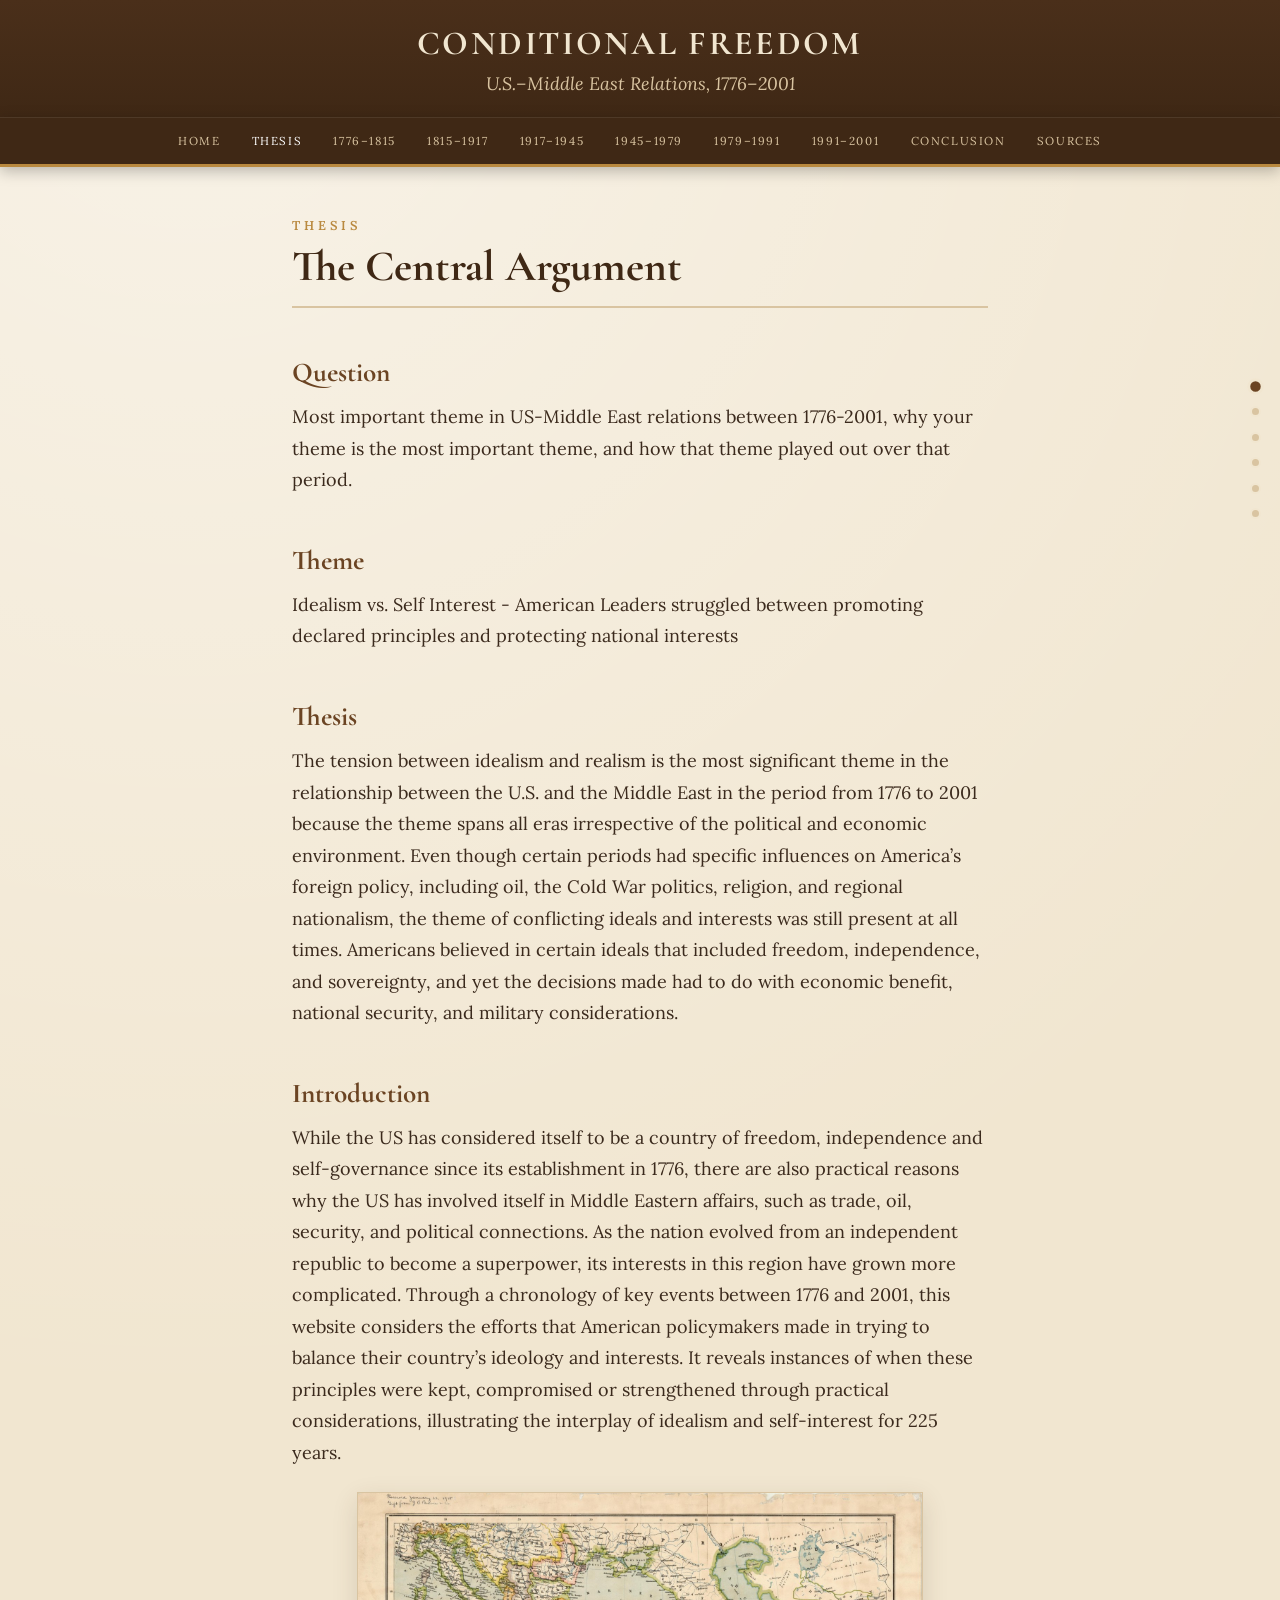
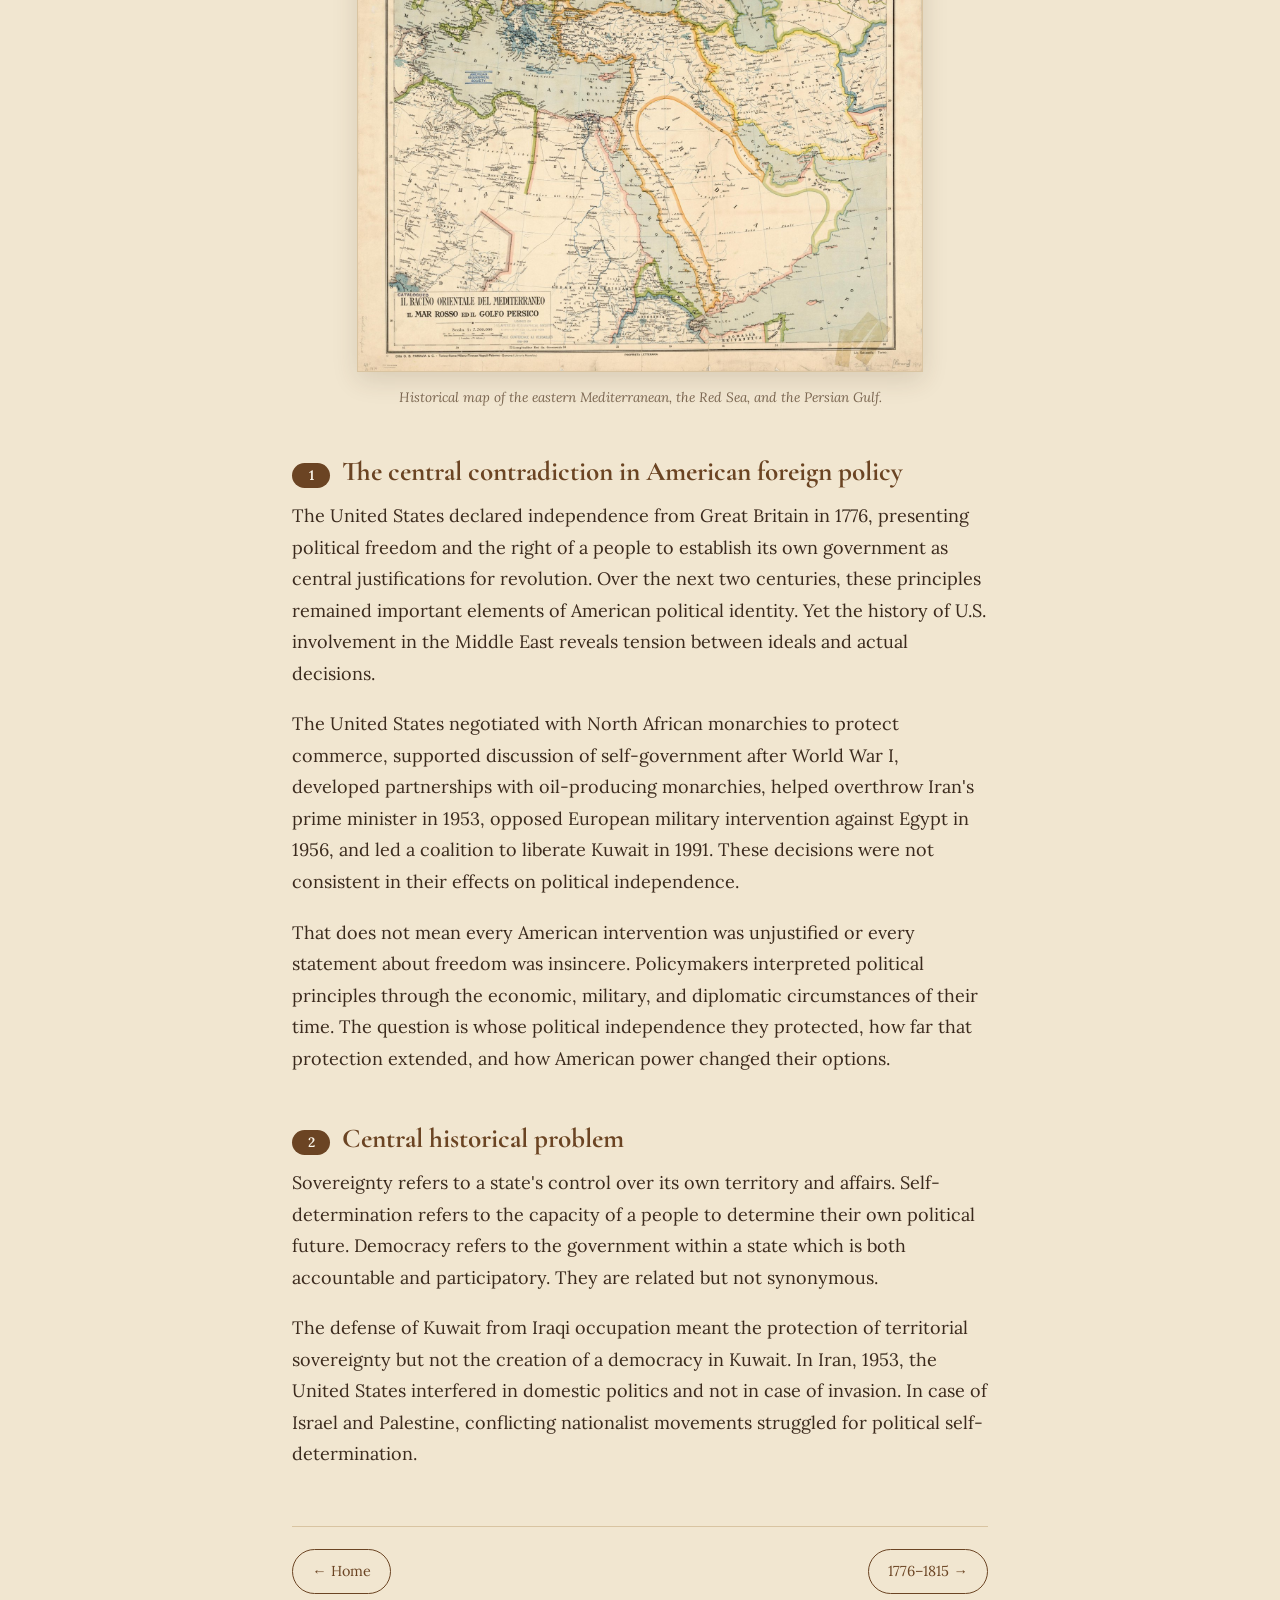
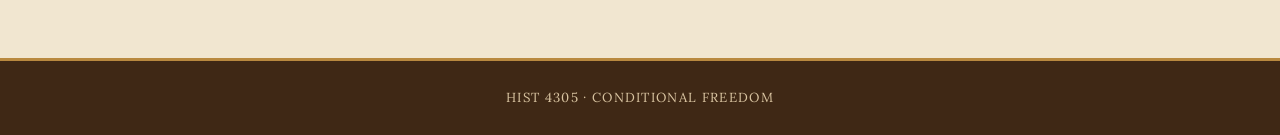
<file: site/thesis.html>
<!doctype html>
<html lang="en">
<head>
  <meta charset="utf-8">
  <meta name="viewport" content="width=device-width, initial-scale=1">
  <title>Thesis | Conditional Freedom</title>
  <link rel="preconnect" href="https://fonts.googleapis.com">
  <link rel="preconnect" href="https://fonts.gstatic.com" crossorigin>
  <link href="https://fonts.googleapis.com/css2?family=Cormorant+Garamond:wght@600;700&family=Lora:ital,wght@0,400;0,600;1,400&display=swap" rel="stylesheet">
  <link rel="stylesheet" href="style.css">
  <script>document.documentElement.classList.add("js");</script>
  <script src="script.js" defer></script>
</head>
<body>
  <div id="progress"></div>

  <header>
    <a class="site" href="index.html">Conditional Freedom</a>
    <p class="sub">U.S.–Middle East Relations, 1776–2001</p>
  </header>

  <nav class="topnav" aria-label="Main">
    <ul>
        <li><a href="index.html">Home</a></li>
        <li><a href="thesis.html" class="on">Thesis</a></li>
        <li><a href="early-republic.html">1776–1815</a></li>
        <li><a href="ottoman-era.html">1815–1917</a></li>
        <li><a href="ideals-go-global.html">1917–1945</a></li>
        <li><a href="cold-war.html">1945–1979</a></li>
        <li><a href="gulf-war.html">1979–1991</a></li>
        <li><a href="after-1991.html">1991–2001</a></li>
        <li><a href="conclusion.html">Conclusion</a></li>
        <li><a href="sources.html">Sources</a></li>
    </ul>
  </nav>

  <main>
    <p class="eyebrow">Thesis</p>
    <h1>The Central Argument</h1>

    <section class="reveal" id="sx0_0">
      <h2>Question</h2>
      <p>Most important theme in US-Middle East relations between 1776-2001, why your theme is the most important theme, and how that theme played out over that period.</p>
    </section>

    <section class="reveal" id="sx0_1">
      <h2>Theme</h2>
      <p>Idealism vs. Self Interest - American Leaders struggled between promoting declared principles and protecting national interests</p>
    </section>

    <section class="reveal" id="sx0_2">
      <h2>Thesis</h2>
      <p>The tension between idealism and realism is the most significant theme in the relationship between the U.S. and the Middle East in the period from 1776 to 2001 because the theme spans all eras irrespective of the political and economic environment. Even though certain periods had specific influences on America’s foreign policy, including oil, the Cold War politics, religion, and regional nationalism, the theme of conflicting ideals and interests was still present at all times. Americans believed in certain ideals that included freedom, independence, and sovereignty, and yet the decisions made had to do with economic benefit, national security, and military considerations.</p>
    </section>

    <section class="reveal" id="sx0_3">
      <h2>Introduction</h2>
      <p>While the US has considered itself to be a country of freedom, independence and self-governance since its establishment in 1776, there are also practical reasons why the US has involved itself in Middle Eastern affairs, such as trade, oil, security, and political connections. As the nation evolved from an independent republic to become a superpower, its interests in this region have grown more complicated. Through a chronology of key events between 1776 and 2001, this website considers the efforts that American policymakers made in trying to balance their country’s ideology and interests. It reveals instances of when these principles were kept, compromised or strengthened through practical considerations, illustrating the interplay of idealism and self-interest for 225 years.</p>
      <figure>
        <img src="images/map-eastern-mediterranean.jpg" alt="Historical map of the eastern Mediterranean, the Red Sea, and the Persian Gulf">
        <figcaption>Historical map of the eastern Mediterranean, the Red Sea, and the Persian Gulf.</figcaption>
      </figure>
    </section>

  

    <section class="reveal" id="s1">
      <h2><span class="num">1</span>The central contradiction in American foreign policy</h2>
      <p>The United States declared independence from Great Britain in 1776, presenting political freedom and the right of a people to establish its own government as central justifications for revolution. Over the next two centuries, these principles remained important elements of American political identity. Yet the history of U.S. involvement in the Middle East reveals tension between ideals and actual decisions.</p>
      <p>The United States negotiated with North African monarchies to protect commerce, supported discussion of self-government after World War I, developed partnerships with oil-producing monarchies, helped overthrow Iran's prime minister in 1953, opposed European military intervention against Egypt in 1956, and led a coalition to liberate Kuwait in 1991. These decisions were not consistent in their effects on political independence.</p>
      <p>That does not mean every American intervention was unjustified or every statement about freedom was insincere. Policymakers interpreted political principles through the economic, military, and diplomatic circumstances of their time. The question is whose political independence they protected, how far that protection extended, and how American power changed their options.</p>
    </section>

    <section class="reveal" id="s2">
      <h2><span class="num">2</span>Central historical problem</h2>
      <p>Sovereignty refers to a state's control over its own territory and affairs. Self-determination refers to the capacity of a people to determine their own political future. Democracy refers to the government within a state which is both accountable and participatory. They are related but not synonymous.</p>
      <p>The defense of Kuwait from Iraqi occupation meant the protection of territorial sovereignty but not the creation of a democracy in Kuwait. In Iran, 1953, the United States interfered in domestic politics and not in case of invasion. In case of Israel and Palestine, conflicting nationalist movements struggled for political self-determination.</p>
    </section>
    <div class="pager">
      <span><a href="index.html">&larr; Home</a></span>
      <span><a href="early-republic.html">1776–1815 &rarr;</a></span>
    </div>
  </main>

  <footer>HIST 4305 &middot; Conditional Freedom</footer>
</body>
</html>
</file>
<file: site/style.css>
/* ---------- Theme ---------- */
:root {
  --bg: #f1e6d0;        /* page background (beige) */
  --paper: #fbf6ea;     /* cards and panels */
  --ink: #3b2a1d;       /* body text */
  --brown: #6b4423;     /* accents, links */
  --dark: #3f2815;      /* header, footer */
  --tan: #d9c4a1;       /* borders, highlights */
  --gold: #b9893f;      /* small highlights */
  --muted: #7a6650;     /* small print */
  --shadow: 0 8px 24px rgba(74, 47, 26, 0.14);

  --display: "Cormorant Garamond", Georgia, serif;
  --body: "Lora", Georgia, "Times New Roman", serif;
}

/* ---------- Base ---------- */
* {
  box-sizing: border-box;
}

html {
  scroll-behavior: smooth;
  scroll-padding-top: 4.5rem;     /* anchors land below the sticky nav */
}

body {
  display: flex;
  flex-direction: column;
  min-height: 100vh;
  margin: 0;
  background:
    radial-gradient(circle at 15% 0%, rgba(255, 255, 255, 0.5), transparent 40%),
    var(--bg);
  color: var(--ink);
  font: 18px/1.75 var(--body);
}

body.noscroll {
  overflow: hidden;
}

a {
  color: var(--brown);
  text-underline-offset: 3px;
}

a:hover {
  color: var(--dark);
}

::selection {
  background: var(--tan);
}

/* ---------- Reading progress ---------- */
#progress {
  position: fixed;
  top: 0;
  left: 0;
  z-index: 50;
  width: 0;
  height: 4px;
  background: linear-gradient(90deg, var(--gold), var(--brown));
}

/* ---------- Header and navigation ---------- */
header {
  background: linear-gradient(180deg, #4a2f1a, var(--dark));
  text-align: center;
  padding: 1.6rem 1rem 1.1rem;
}

header .site {
  display: inline-block;
  color: var(--bg);
  font: 700 2.1rem/1.1 var(--display);
  letter-spacing: 0.07em;
  text-transform: uppercase;
  text-decoration: none;
}

header .sub {
  margin: 0.3rem 0 0;
  font-style: italic;
  color: var(--tan);
}

.topnav {
  position: sticky;
  top: 0;
  z-index: 40;
  background: var(--dark);
  border-top: 1px solid rgba(255, 255, 255, 0.08);
  border-bottom: 3px solid var(--gold);
  box-shadow: 0 4px 14px rgba(0, 0, 0, 0.25);
}

.topnav ul {
  display: flex;
  justify-content: center;
  gap: 0 0.15rem;
  margin: 0;
  padding: 0 0.5rem;
  list-style: none;
  overflow-x: auto;
  scrollbar-width: none;
}

.topnav ul::-webkit-scrollbar {
  display: none;
}

.topnav a {
  display: block;
  padding: 0.8rem 0.9rem;
  color: var(--tan);
  white-space: nowrap;
  text-decoration: none;
  text-transform: uppercase;
  font-size: 0.72rem;
  letter-spacing: 0.14em;
  border-bottom: 3px solid transparent;
  margin-bottom: -3px;
  transition: color 0.2s, background 0.2s, border-color 0.2s;
}

.topnav a:hover {
  color: #fff;
  background: rgba(255, 255, 255, 0.07);
}

.topnav a.on {
  color: #fff;
  border-bottom-color: var(--gold);
}

/* ---------- Main content ---------- */
main {
  flex: 1;
  width: 100%;
  max-width: 46rem;
  margin: 0 auto;
  padding: 3rem 1.25rem 4rem;
}

main p {
  margin: 0 0 1.2rem;
}

.eyebrow {
  margin: 0 0 0.3rem;
  color: var(--gold);
  font-size: 0.8rem;
  font-weight: 600;
  letter-spacing: 0.3em;
  text-transform: uppercase;
}

h1,
h2 {
  font-family: var(--display);
  font-weight: 700;
}

h1 {
  margin: 0 0 1.6rem;
  padding-bottom: 0.9rem;
  border-bottom: 2px solid var(--tan);
  font-size: 2.7rem;
  line-height: 1.15;
  color: var(--dark);
}

h2 {
  display: flex;
  align-items: baseline;
  gap: 0.75rem;
  margin: 3rem 0 0.7rem;
  font-size: 1.7rem;
  line-height: 1.25;
  color: var(--brown);
}

h2 .num {
  flex: none;
  min-width: 2.4rem;
  padding: 0.05rem 0.55rem;
  background: var(--brown);
  color: var(--paper);
  border-radius: 999px;
  font: 600 0.85rem/1.7 var(--body);
  text-align: center;
}

/* ---------- Reveal on scroll ---------- */
.js .reveal {
  opacity: 0;
  transform: translateY(20px);
  transition: opacity 0.6s ease, transform 0.6s ease;
}

.js .reveal.in {
  opacity: 1;
  transform: none;
}

/* ---------- Home hero ---------- */
.hero {
  max-width: 40rem;
  margin: 0 auto;
  padding-top: 1rem;
  text-align: center;
}

.hero h1 {
  margin: 0.6rem 0 0.9rem;
  padding: 0;
  border: 0;
  font-size: 4rem;
  line-height: 1.05;
  letter-spacing: 0.03em;
  text-transform: uppercase;
}

.ornament {
  display: flex;
  align-items: center;
  gap: 0.8rem;
  max-width: 14rem;
  margin: 0 auto 1.4rem;
}

.ornament::before,
.ornament::after {
  content: "";
  flex: 1;
  height: 1px;
  background: var(--gold);
}

.ornament span {
  width: 9px;
  height: 9px;
  background: var(--gold);
  transform: rotate(45deg);
}

.hero > p:not(.eyebrow) {
  font-family: var(--display);
  font-size: 1.55rem;
  line-height: 1.3;
  color: var(--brown);
}

.quote {
  margin: 1.8rem 0;
  padding: 1.4rem 1.8rem;
  background: var(--paper);
  border: 1px solid var(--tan);
  border-left: 5px solid var(--brown);
  border-radius: 4px;
  box-shadow: var(--shadow);
  font-style: italic;
  text-align: left;
}

.btn {
  display: inline-block;
  margin: 0.8rem 0 0.4rem;
  padding: 0.9rem 2.8rem;
  background: linear-gradient(180deg, #7a4f29, var(--brown));
  color: var(--paper);
  border-radius: 999px;
  box-shadow: 0 4px 12px rgba(74, 47, 26, 0.35);
  text-decoration: none;
  text-transform: uppercase;
  font-size: 0.85rem;
  font-weight: 600;
  letter-spacing: 0.22em;
  transition: transform 0.15s, box-shadow 0.15s;
}

.btn:hover {
  color: #fff;
  transform: translateY(-2px);
  box-shadow: 0 8px 18px rgba(74, 47, 26, 0.4);
}

/* ---------- Stats row ---------- */
.stats {
  display: flex;
  justify-content: center;
  gap: 1rem;
  margin: 3rem 0 2.5rem;
  padding: 1.3rem 0;
  border-top: 1px solid var(--tan);
  border-bottom: 1px solid var(--tan);
}

.stats div {
  flex: 1;
  text-align: center;
}

.stats b {
  display: block;
  font: 700 2.6rem/1 var(--display);
  color: var(--brown);
}

.stats span {
  font-size: 0.75rem;
  letter-spacing: 0.2em;
  text-transform: uppercase;
  color: var(--muted);
}

/* ---------- Timeline cards ---------- */
.cards {
  display: grid;
  grid-template-columns: repeat(auto-fill, minmax(13.5rem, 1fr));
  gap: 1rem;
  margin-top: 1rem;
}

.card {
  position: relative;
  display: flex;
  flex-direction: column;
  gap: 0.35rem;
  padding: 1.2rem 1.25rem 2.6rem;
  background: var(--paper);
  border: 1px solid var(--tan);
  border-top: 4px solid var(--brown);
  border-radius: 4px;
  box-shadow: 0 2px 8px rgba(74, 47, 26, 0.08);
  color: var(--ink);
  text-decoration: none;
  transition: transform 0.2s, box-shadow 0.2s, border-color 0.2s, opacity 0.6s;
}

.card:hover {
  color: var(--ink);
  transform: translateY(-5px);
  border-top-color: var(--gold);
  box-shadow: var(--shadow);
}

.card-period {
  font: 700 1.6rem/1.1 var(--display);
  color: var(--brown);
}

.card-title {
  font-size: 0.88rem;
  line-height: 1.5;
  color: var(--muted);
}

.card-go {
  position: absolute;
  left: 1.25rem;
  bottom: 0.9rem;
  font-size: 0.75rem;
  letter-spacing: 0.15em;
  text-transform: uppercase;
  color: var(--gold);
  opacity: 0;
  transform: translateX(-6px);
  transition: opacity 0.2s, transform 0.2s;
}

.card:hover .card-go {
  opacity: 1;
  transform: none;
}

/* ---------- Notes, sources, search, pager ---------- */
.note {
  margin: 1.5rem 0;
  padding: 0.9rem 1.1rem;
  background: var(--paper);
  border: 1px dashed var(--gold);
  border-radius: 4px;
  font-size: 0.92rem;
  color: var(--muted);
}

.search {
  width: 100%;
  margin: 0 0 1rem;
  padding: 0.8rem 1.1rem;
  background: var(--paper);
  border: 1px solid var(--tan);
  border-radius: 999px;
  color: var(--ink);
  font: 1rem var(--body);
  transition: border-color 0.2s, box-shadow 0.2s;
}

.search:focus {
  outline: none;
  border-color: var(--brown);
  box-shadow: 0 0 0 3px rgba(107, 68, 35, 0.18);
}

.src {
  margin: 0 0 1rem;
  padding-left: 1.2rem;
  font-size: 0.92rem;
  color: var(--muted);
}

.src li {
  margin-bottom: 0.35rem;
}

.pager {
  display: flex;
  justify-content: space-between;
  gap: 1rem;
  margin-top: 3.5rem;
  padding-top: 1.4rem;
  border-top: 1px solid var(--tan);
}

.pager a {
  display: inline-block;
  padding: 0.55rem 1.2rem;
  border: 1px solid var(--brown);
  border-radius: 999px;
  text-decoration: none;
  font-size: 0.9rem;
  transition: background 0.2s, color 0.2s, transform 0.15s;
}

.pager a:hover {
  background: var(--brown);
  color: var(--paper);
  transform: translateY(-2px);
}

/* ---------- Figures and lightbox ---------- */
figure {
  margin: 1.5rem auto 2rem;
  text-align: center;
}

figure img {
  display: block;
  max-width: 100%;
  max-height: 30rem;
  width: auto;
  height: auto;
  margin: 0 auto;
  border: 1px solid var(--tan);
  box-shadow: var(--shadow);
  cursor: zoom-in;
  transition: transform 0.25s, box-shadow 0.25s;
}

figure img:hover {
  transform: scale(1.015);
  box-shadow: 0 12px 30px rgba(74, 47, 26, 0.28);
}

figcaption {
  max-width: 34rem;
  margin: 0.9rem auto 0;
  font-size: 0.85rem;
  line-height: 1.5;
  font-style: italic;
  color: var(--muted);
}

.lightbox {
  position: fixed;
  inset: 0;
  z-index: 100;
  display: flex;
  flex-direction: column;
  align-items: center;
  justify-content: center;
  gap: 1rem;
  padding: 2rem 1rem;
  background: rgba(30, 18, 8, 0.92);
  opacity: 0;
  visibility: hidden;
  transition: opacity 0.25s, visibility 0.25s;
}

.lightbox.open {
  opacity: 1;
  visibility: visible;
}

.lightbox img {
  max-width: 100%;
  max-height: 80vh;
  border: 4px solid var(--paper);
  box-shadow: 0 10px 40px rgba(0, 0, 0, 0.5);
  cursor: default;
}

.lb-cap {
  max-width: 40rem;
  margin: 0;
  color: var(--tan);
  font-size: 0.9rem;
  font-style: italic;
  text-align: center;
}

.lb-close {
  position: absolute;
  top: 0.8rem;
  right: 1.2rem;
  background: none;
  border: 0;
  color: var(--paper);
  font-size: 2.4rem;
  line-height: 1;
  cursor: pointer;
}

/* ---------- Section dots and back-to-top ---------- */
.dots {
  position: fixed;
  top: 50%;
  right: 1.2rem;
  z-index: 30;
  display: none;
  flex-direction: column;
  gap: 0.9rem;
  transform: translateY(-50%);
}

.dots a {
  position: relative;
  display: block;
  width: 11px;
  height: 11px;
  background: var(--tan);
  border: 2px solid var(--bg);
  border-radius: 50%;
  transition: background 0.2s, transform 0.2s;
}

.dots a.on {
  background: var(--brown);
  transform: scale(1.5);
}

.dots a span {
  position: absolute;
  top: 50%;
  right: 1.6rem;
  padding: 0.25rem 0.7rem;
  background: var(--dark);
  color: var(--paper);
  border-radius: 4px;
  font-size: 0.75rem;
  white-space: nowrap;
  transform: translateY(-50%);
  opacity: 0;
  pointer-events: none;
  transition: opacity 0.15s;
}

.dots a:hover span {
  opacity: 1;
}

.to-top {
  position: fixed;
  right: 1.2rem;
  bottom: 1.2rem;
  z-index: 30;
  width: 2.8rem;
  height: 2.8rem;
  background: var(--brown);
  color: var(--paper);
  border: 0;
  border-radius: 50%;
  box-shadow: 0 4px 12px rgba(74, 47, 26, 0.4);
  font-size: 1.3rem;
  cursor: pointer;
  opacity: 0;
  transform: translateY(10px);
  pointer-events: none;
  transition: opacity 0.25s, transform 0.25s, background 0.2s;
}

.to-top.show {
  opacity: 1;
  transform: none;
  pointer-events: auto;
}

.to-top:hover {
  background: var(--dark);
}

/* ---------- Footer ---------- */
footer {
  padding: 1.6rem 1rem;
  background: var(--dark);
  color: var(--tan);
  text-align: center;
  font-size: 0.82rem;
  letter-spacing: 0.1em;
  text-transform: uppercase;
  border-top: 3px solid var(--gold);
}

/* ---------- Responsive ---------- */
@media (min-width: 1180px) {
  .dots {
    display: flex;
  }
}

@media (max-width: 700px) {
  body {
    font-size: 17px;
  }

  header .site {
    font-size: 1.5rem;
  }

  .topnav ul {
    justify-content: flex-start;   /* scrolls sideways on phones */
  }

  main {
    padding-top: 2rem;
  }

  h1 {
    font-size: 2rem;
  }

  h2 {
    font-size: 1.4rem;
  }

  .hero h1 {
    font-size: 2.5rem;
  }

  .hero > p:not(.eyebrow) {
    font-size: 1.25rem;
  }

  .stats b {
    font-size: 2rem;
  }
}

/* ---------- Respect reduced-motion preferences ---------- */
@media (prefers-reduced-motion: reduce) {
  html {
    scroll-behavior: auto;
  }

  *,
  *::before,
  *::after {
    transition: none !important;
  }

  .js .reveal {
    opacity: 1;
    transform: none;
  }
}

/* ---------- Annotated bibliography ---------- */
.bib {
  padding-left: 0;
  list-style: none;
}

.bib li {
  margin-bottom: 1.5rem;
  padding-bottom: 1.5rem;
  border-bottom: 1px solid var(--tan);
}

.bib li:last-child {
  border-bottom: 0;
}

.bib a {
  color: var(--brown);
  font-size: 0.98rem;
  line-height: 1.5;
  overflow-wrap: anywhere;
}

.bib .annot {
  display: block;
  margin-top: 0.5rem;
  line-height: 1.65;
}
</file>
